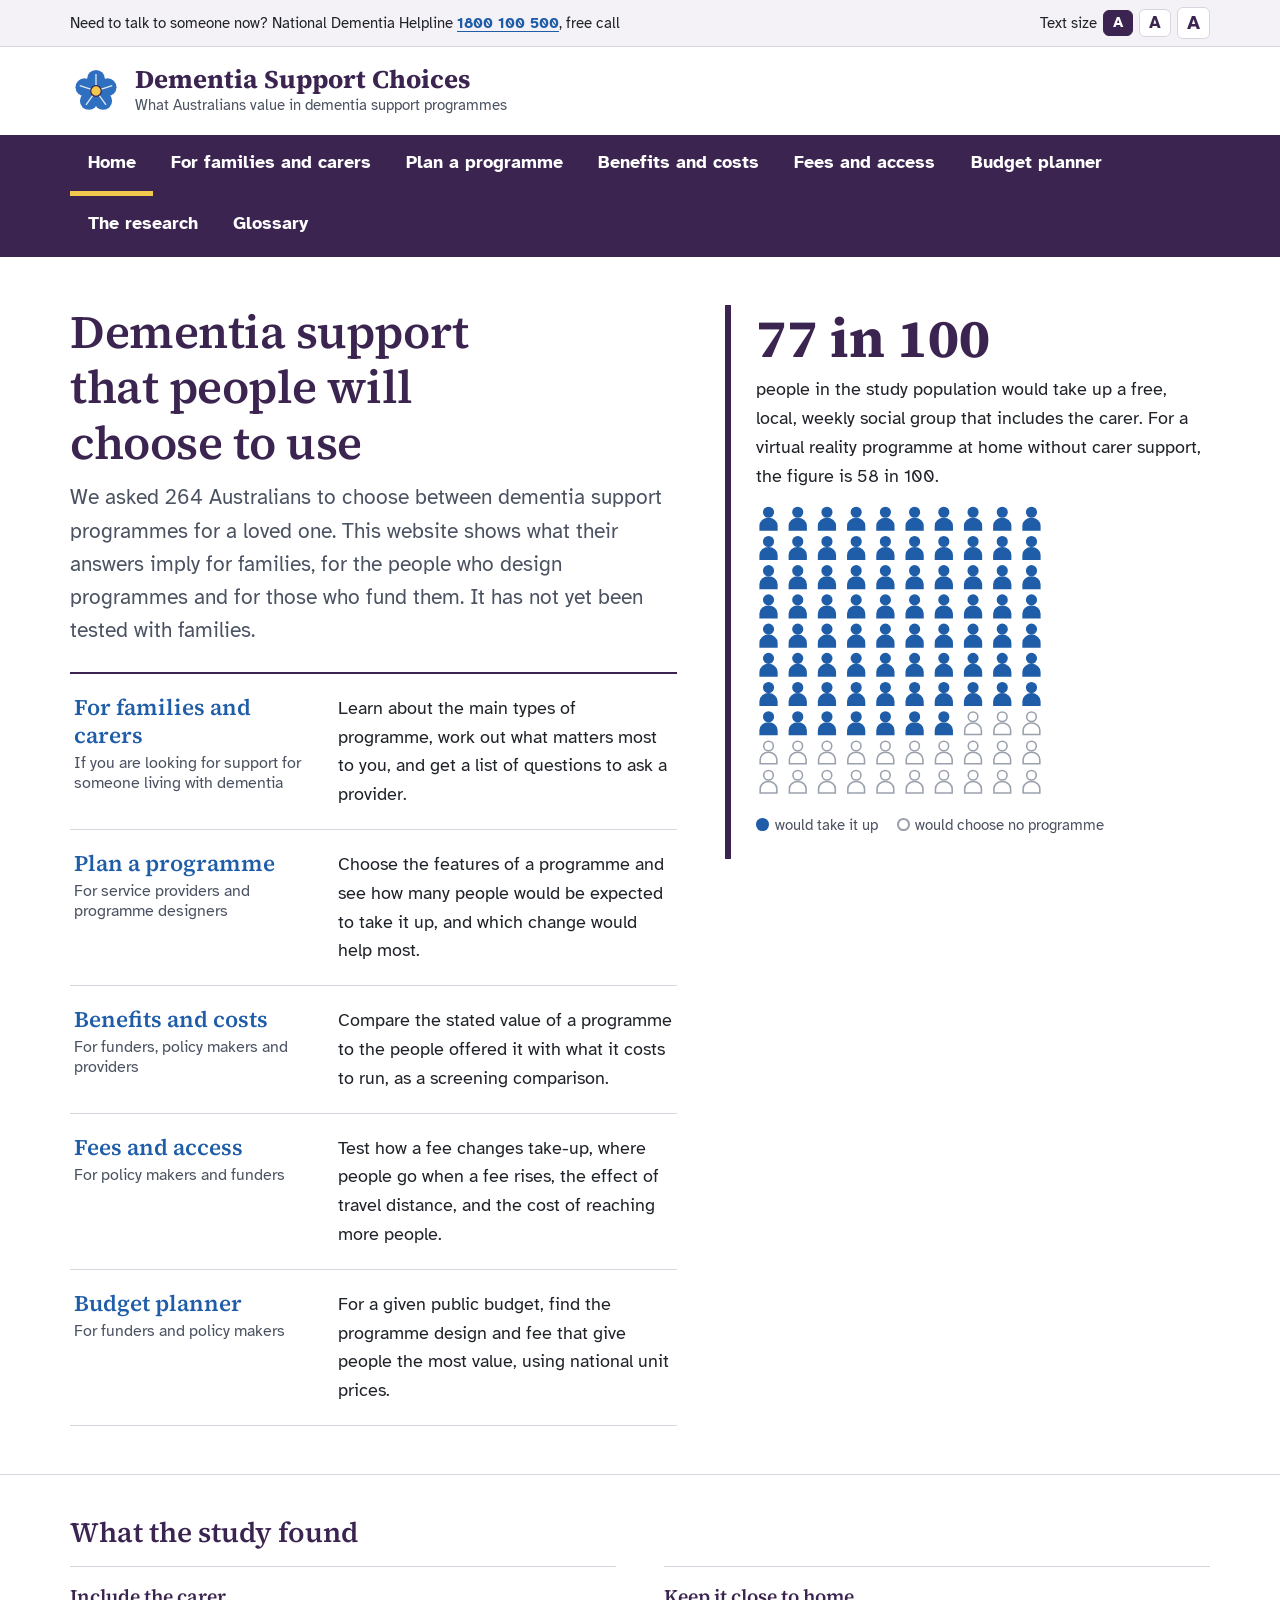
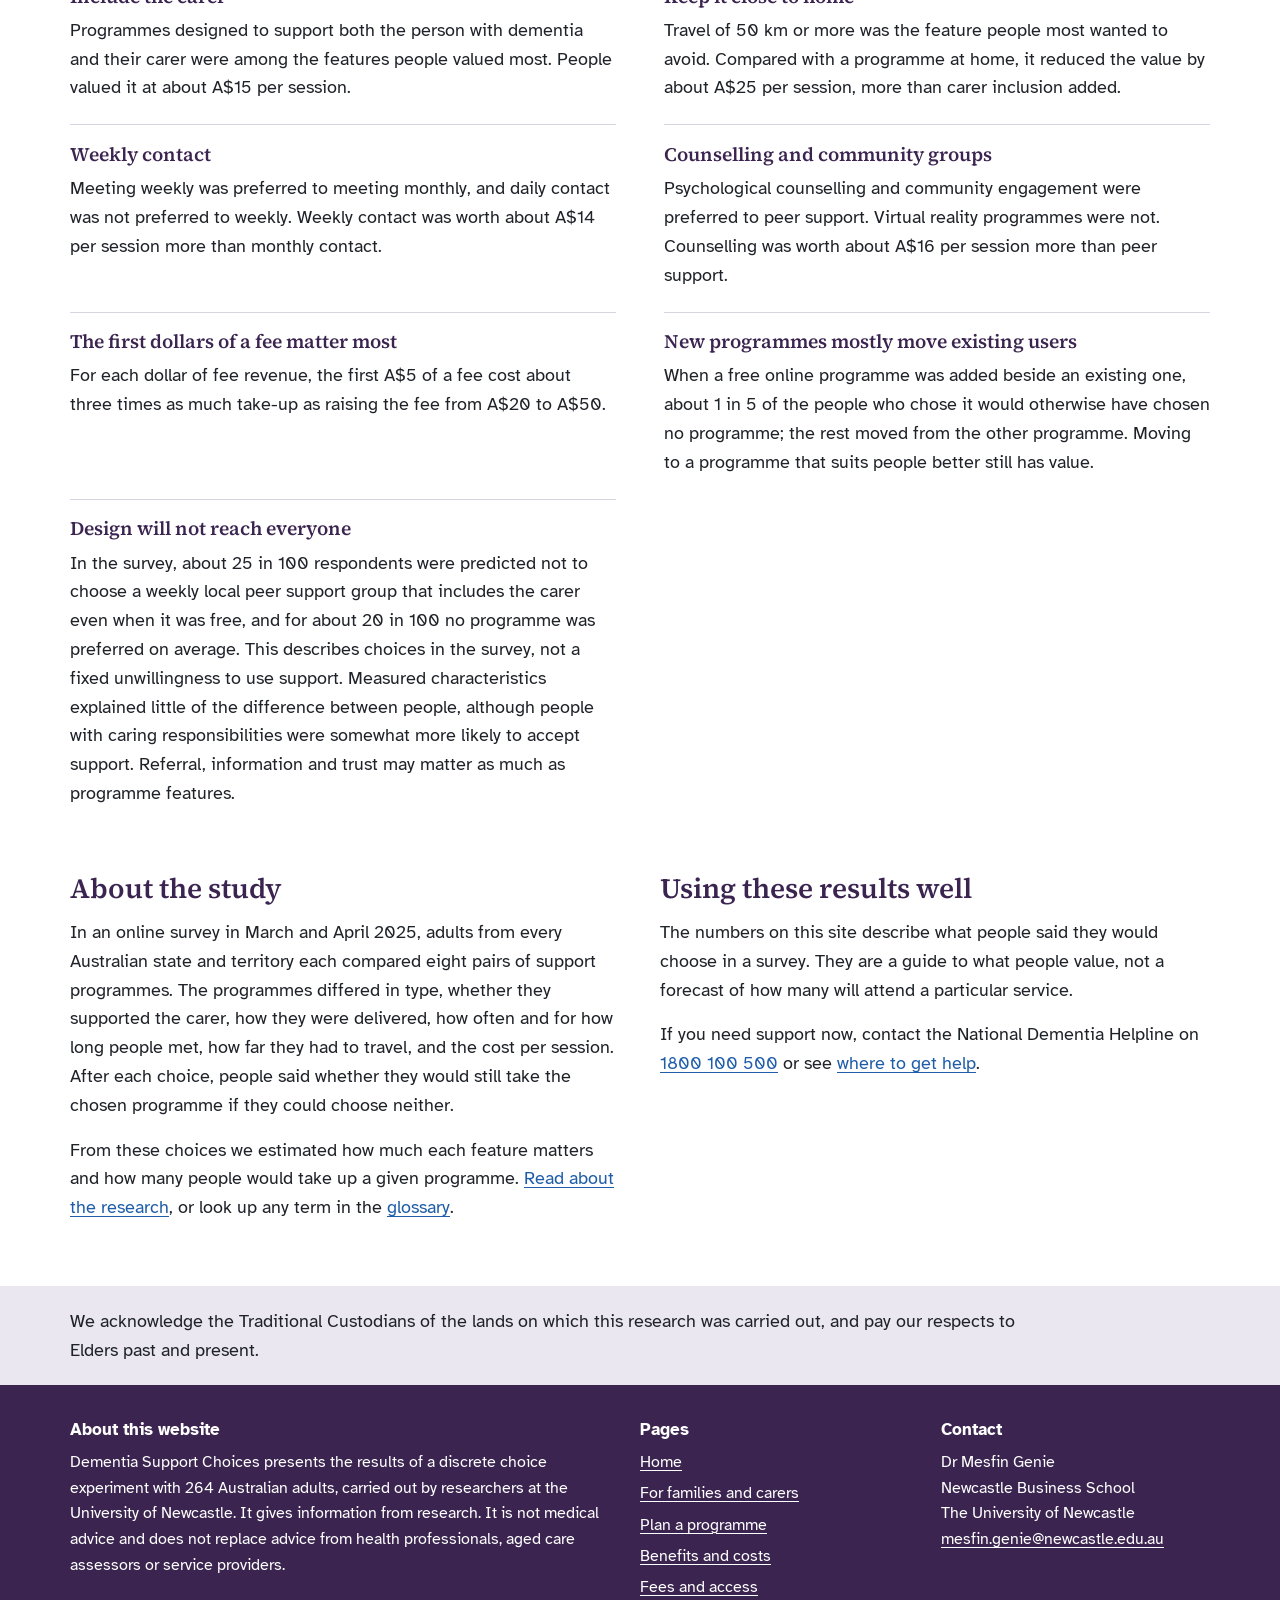
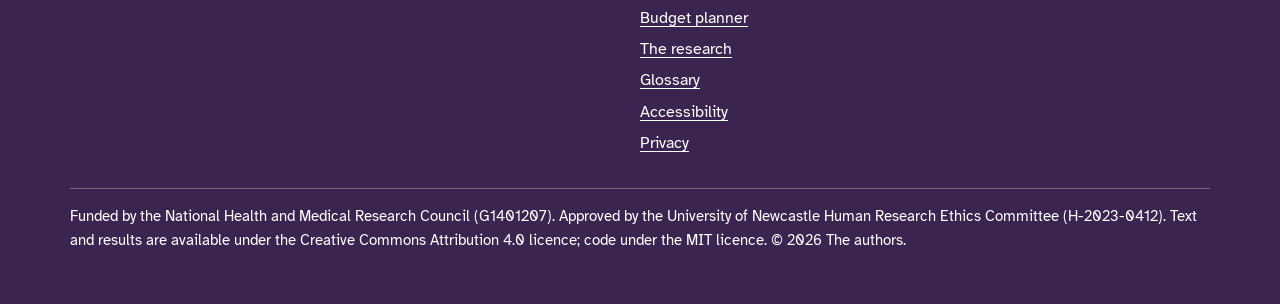
<file: index.html>
<!doctype html>
<html lang="en-AU">
<head>
  <meta charset="utf-8">
  <meta name="viewport" content="width=device-width, initial-scale=1">
  <title>Dementia Support Choices</title>
  <meta name="description" content="Results from an Australian study of what people value in dementia support programmes, with tools for families, service providers and policy makers.">
  <meta name="theme-color" content="#3b2550">
  <meta property="og:title" content="Dementia Support Choices">
  <meta property="og:description" content="Results from an Australian study of what people value in dementia support programmes, with tools for families, service providers and policy makers.">
  <meta property="og:type" content="website">
  <link rel="icon" href="assets/img/favicon.svg" type="image/svg+xml">
  <link rel="preload" href="assets/fonts/atkinson-hyperlegible-latin-400-normal.woff2" as="font" type="font/woff2" crossorigin>
  <link rel="stylesheet" href="assets/css/site.css">
</head>
<body>
  <a class="skip" href="#content">Skip to main content</a>
  <div class="helpbar">
    <div class="wrap">
      <span>Need to talk to someone now? National Dementia Helpline <a href="tel:1800100500">1800 100 500</a>, free call</span>
      <div class="textsize" role="group" aria-label="Text size">
        <span>Text size</span>
        <button type="button" data-size="standard" aria-pressed="true" aria-label="Standard text size">A</button>
        <button type="button" data-size="large" aria-pressed="false" aria-label="Larger text">A</button>
        <button type="button" data-size="largest" aria-pressed="false" aria-label="Largest text">A</button>
      </div>
    </div>
  </div>
  <header class="masthead">
    <div class="wrap">
      <a class="brand" href="index.html">
        <svg xmlns="http://www.w3.org/2000/svg" viewBox="0 0 64 64" aria-hidden="true" focusable="false">
  <g transform="translate(32 32)">
    <g fill="#2f6fbf">
      <circle cx="0" cy="-15" r="11"/>
      <circle cx="14.27" cy="-4.64" r="11"/>
      <circle cx="8.82" cy="12.14" r="11"/>
      <circle cx="-8.82" cy="12.14" r="11"/>
      <circle cx="-14.27" cy="-4.64" r="11"/>
    </g>
    <g stroke="#ffffff" stroke-width="1.6" fill="none" opacity="0.85">
      <path d="M0 -6 L0 -21"/><path d="M5.7 -1.9 L20 -6.5"/><path d="M3.5 4.9 L12.3 17"/><path d="M-3.5 4.9 L-12.3 17"/><path d="M-5.7 -1.9 L-20 -6.5"/>
    </g>
    <circle r="6.5" fill="#f2c94c" stroke="#3b2550" stroke-width="1.5"/>
  </g>
</svg>

        <span><span class="brand-name">Dementia Support Choices</span>
        <span class="brand-sub">What Australians value in dementia support programmes</span></span>
      </a>
    </div>
  </header>
  <nav class="mainnav" aria-label="Main">
    <div class="wrap">
      <ul>
        <li><a href="index.html" aria-current="page">Home</a></li>
        <li><a href="families.html">For families and carers</a></li>
        <li><a href="plan.html">Plan a programme</a></li>
        <li><a href="value.html">Benefits and costs</a></li>
        <li><a href="fees.html">Fees and access</a></li>
        <li><a href="budget.html">Budget planner</a></li>
        <li><a href="research.html">The research</a></li>
        <li><a href="glossary.html">Glossary</a></li>
      </ul>
    </div>
  </nav>
  <main id="content" tabindex="-1">
    <noscript><div class="wrap"><p class="noscript">The calculators on this site need JavaScript. The written information can be read without it.</p></div></noscript>
    <div class="hero">
      <div class="wrap">
        <div>
          <h1>Dementia support that people will choose to use</h1>
          <p class="lead">We asked 264 Australians to choose between dementia support programmes for a loved one. This website shows what their answers imply for families, for the people who design programmes and for those who fund them. It has not yet been tested with families.</p>
          <ul class="paths">
            <li><a href="families.html"><span class="path-title">For families and carers<span class="path-who">If you are looking for support for someone living with dementia</span></span><span>Learn about the main types of programme, work out what matters most to you, and get a list of questions to ask a provider.</span></a></li>
            <li><a href="plan.html"><span class="path-title">Plan a programme<span class="path-who">For service providers and programme designers</span></span><span>Choose the features of a programme and see how many people would be expected to take it up, and which change would help most.</span></a></li>
            <li><a href="value.html"><span class="path-title">Benefits and costs<span class="path-who">For funders, policy makers and providers</span></span><span>Compare the stated value of a programme to the people offered it with what it costs to run, as a screening comparison.</span></a></li>
            <li><a href="fees.html"><span class="path-title">Fees and access<span class="path-who">For policy makers and funders</span></span><span>Test how a fee changes take-up, where people go when a fee rises, the effect of travel distance, and the cost of reaching more people.</span></a></li>
            <li><a href="budget.html"><span class="path-title">Budget planner<span class="path-who">For funders and policy makers</span></span><span>For a given public budget, find the programme design and fee that give people the most value, using national unit prices.</span></a></li>
          </ul>
        </div>
        <div class="hero-figure" aria-live="polite">
          <div class="figure-number" id="hero-number">&nbsp;</div>
          <p id="hero-text">Loading the study results.</p>
          <div id="hero-array"></div>
          <p class="icon-key"><span class="yes">would take it up</span><span class="no">would choose no programme</span></p>
        </div>
      </div>
    </div>
    <div class="wrap">
      <h2>What the study found</h2>
      <div class="findings" id="findings">
        <div class="finding"><h3>Include the carer</h3><p>Programmes designed to support both the person with dementia and their carer were among the features people valued most.</p></div>
        <div class="finding"><h3>Keep it close to home</h3><p>Travel of 50 km or more was the feature people most wanted to avoid.</p></div>
        <div class="finding"><h3>Weekly contact</h3><p>Meeting weekly was preferred to meeting monthly, and daily contact was not preferred to weekly.</p></div>
        <div class="finding"><h3>Counselling and community groups</h3><p>Psychological counselling and community engagement were preferred to peer support. Virtual reality programmes were not.</p></div>
        <div class="finding"><h3>The first dollars of a fee matter most</h3><p>For each dollar of fee revenue, the first A$5 of a fee cost about three times as much take-up as raising the fee from A$20 to A$50.</p></div>
        <div class="finding"><h3>New programmes mostly move existing users</h3><p>When a free online programme was added beside an existing one, about 1 in 5 of the people who chose it would otherwise have chosen no programme; the rest moved from the other programme. Moving to a programme that suits people better still has value.</p></div>
        <div class="finding"><h3>Design will not reach everyone</h3><p>In the survey, about one in four respondents were predicted not to choose a well-liked programme even when it was free. This describes the choices in the survey, not a fixed unwillingness to use support. Measured characteristics explained little of the difference between people, although people with caring responsibilities were somewhat more likely to accept support.</p></div>
      </div>
      <div class="twocol">
        <div class="prose">
          <h2>About the study</h2>
          <p>In an online survey in March and April 2025, adults from every Australian state and territory each compared eight pairs of support programmes. The programmes differed in type, whether they supported the carer, how they were delivered, how often and for how long people met, how far they had to travel, and the cost per session. After each choice, people said whether they would still take the chosen programme if they could choose neither.</p>
          <p>From these choices we estimated how much each feature matters and how many people would take up a given programme. <a href="research.html">Read about the research</a>, or look up any term in the <a href="glossary.html">glossary</a>.</p>
        </div>
        <div class="prose">
          <h2>Using these results well</h2>
          <p>The numbers on this site describe what people said they would choose in a survey. They are a guide to what people value, not a forecast of how many will attend a particular service.</p>
          <p>If you need support now, contact the National Dementia Helpline on <a href="tel:1800100500">1800 100 500</a> or see <a href="families.html#help">where to get help</a>.</p>
        </div>
      </div>
    </div>
  </main>
  <div class="acknowledgement">
    <div class="wrap">
      <p>We acknowledge the Traditional Custodians of the lands on which this research was carried out, and pay our respects to Elders past and present.</p>
    </div>
  </div>
  <footer class="site">
    <div class="wrap">
      <div>
        <h2>About this website</h2>
        <p>Dementia Support Choices presents the results of a discrete choice experiment with 264 Australian adults, carried out by researchers at the University of Newcastle. It gives information from research. It is not medical advice and does not replace advice from health professionals, aged care assessors or service providers.</p>
      </div>
      <div>
        <h2>Pages</h2>
        <ul>
          <li><a href="index.html">Home</a></li>
          <li><a href="families.html">For families and carers</a></li>
          <li><a href="plan.html">Plan a programme</a></li>
          <li><a href="value.html">Benefits and costs</a></li>
          <li><a href="fees.html">Fees and access</a></li>
          <li><a href="budget.html">Budget planner</a></li>
          <li><a href="research.html">The research</a></li>
          <li><a href="glossary.html">Glossary</a></li>
          <li><a href="accessibility.html">Accessibility</a></li>
          <li><a href="privacy.html">Privacy</a></li>
        </ul>
      </div>
      <div>
        <h2>Contact</h2>
        <p>Dr Mesfin Genie<br>Newcastle Business School<br>The University of Newcastle<br><a href="mailto:mesfin.genie@newcastle.edu.au">mesfin.genie@newcastle.edu.au</a></p>
      </div>
      <p class="legal">Funded by the National Health and Medical Research Council (G1401207). Approved by the University of Newcastle Human Research Ethics Committee (H-2023-0412). Text and results are available under the Creative Commons Attribution 4.0 licence; code under the MIT licence. &copy; <span data-year>2026</span> The authors.</p>
    </div>
  </footer>
  <script type="module" src="assets/js/home.js"></script>
</body>
</html>
</file>
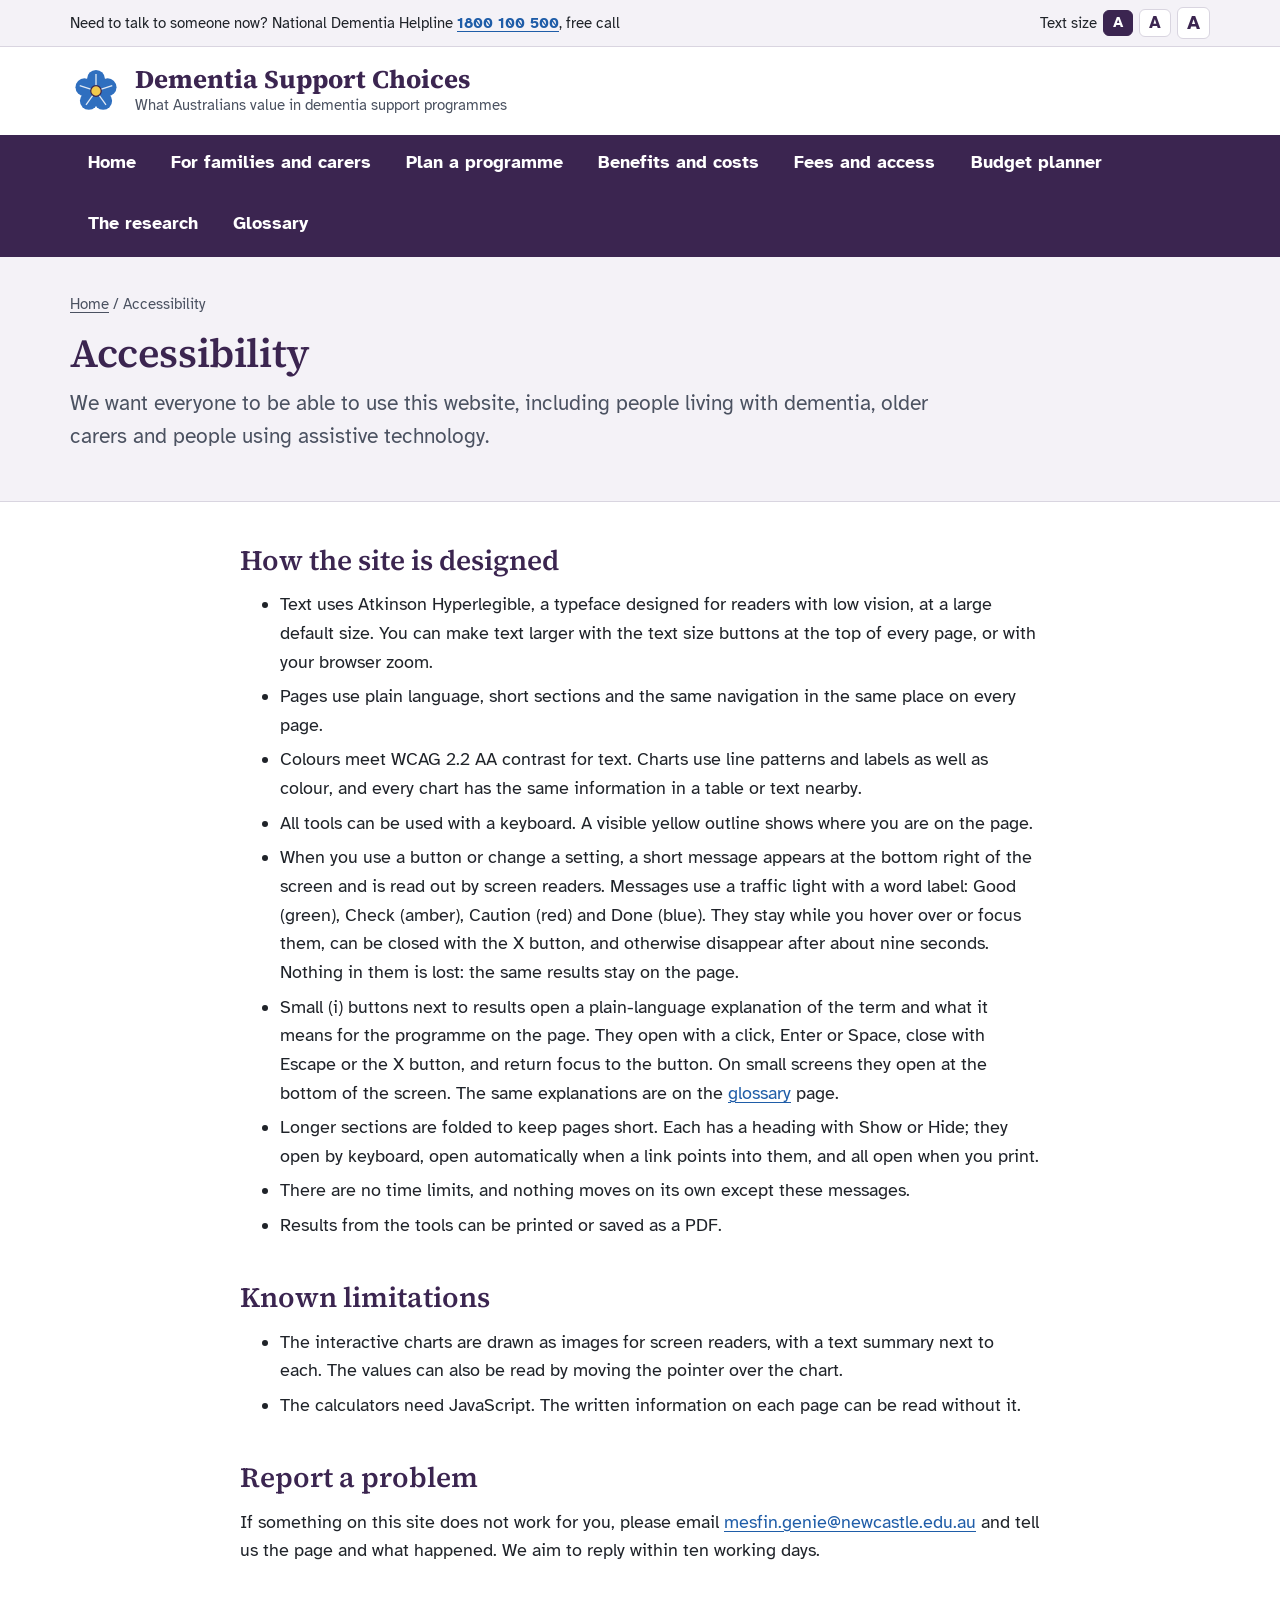
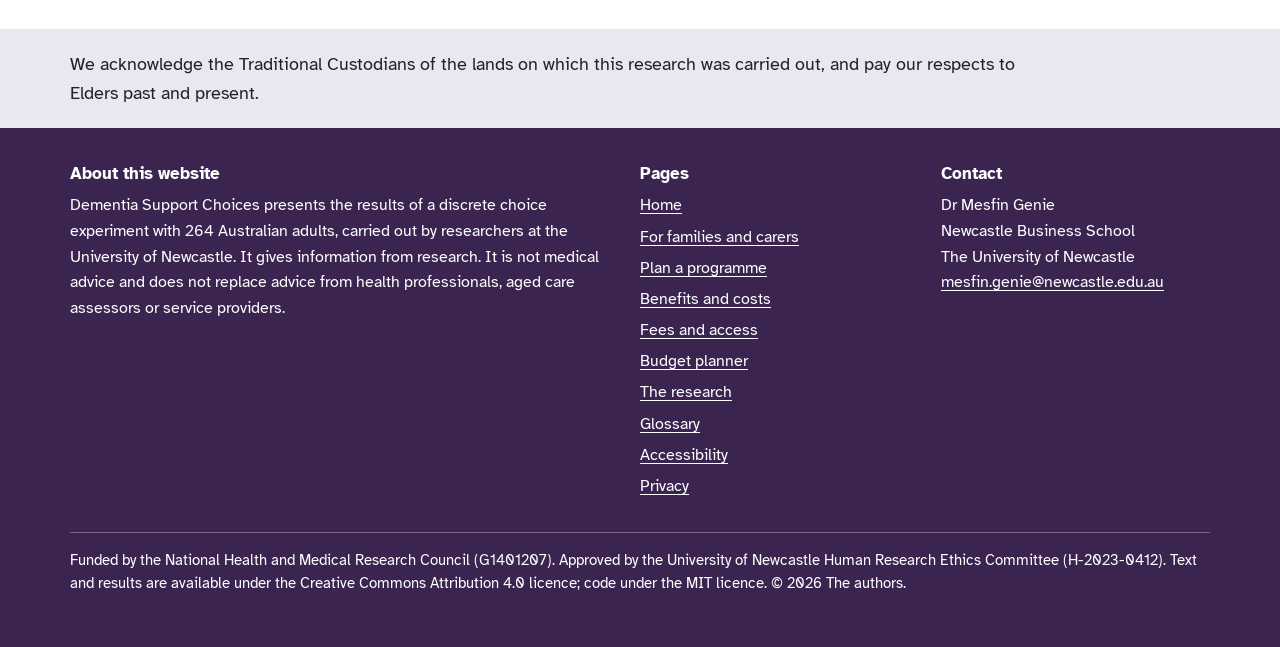
<file: accessibility.html>
<!doctype html>
<html lang="en-AU">
<head>
  <meta charset="utf-8">
  <meta name="viewport" content="width=device-width, initial-scale=1">
  <title>Accessibility | Dementia Support Choices</title>
  <meta name="description" content="How Dementia Support Choices is designed to be accessible, and how to report a problem.">
  <meta name="theme-color" content="#3b2550">
  <meta property="og:title" content="Accessibility | Dementia Support Choices">
  <meta property="og:description" content="How Dementia Support Choices is designed to be accessible, and how to report a problem.">
  <meta property="og:type" content="website">
  <link rel="icon" href="assets/img/favicon.svg" type="image/svg+xml">
  <link rel="preload" href="assets/fonts/atkinson-hyperlegible-latin-400-normal.woff2" as="font" type="font/woff2" crossorigin>
  <link rel="stylesheet" href="assets/css/site.css">
</head>
<body>
  <a class="skip" href="#content">Skip to main content</a>
  <div class="helpbar">
    <div class="wrap">
      <span>Need to talk to someone now? National Dementia Helpline <a href="tel:1800100500">1800 100 500</a>, free call</span>
      <div class="textsize" role="group" aria-label="Text size">
        <span>Text size</span>
        <button type="button" data-size="standard" aria-pressed="true" aria-label="Standard text size">A</button>
        <button type="button" data-size="large" aria-pressed="false" aria-label="Larger text">A</button>
        <button type="button" data-size="largest" aria-pressed="false" aria-label="Largest text">A</button>
      </div>
    </div>
  </div>
  <header class="masthead">
    <div class="wrap">
      <a class="brand" href="index.html">
        <svg xmlns="http://www.w3.org/2000/svg" viewBox="0 0 64 64" aria-hidden="true" focusable="false">
  <g transform="translate(32 32)">
    <g fill="#2f6fbf">
      <circle cx="0" cy="-15" r="11"/>
      <circle cx="14.27" cy="-4.64" r="11"/>
      <circle cx="8.82" cy="12.14" r="11"/>
      <circle cx="-8.82" cy="12.14" r="11"/>
      <circle cx="-14.27" cy="-4.64" r="11"/>
    </g>
    <g stroke="#ffffff" stroke-width="1.6" fill="none" opacity="0.85">
      <path d="M0 -6 L0 -21"/><path d="M5.7 -1.9 L20 -6.5"/><path d="M3.5 4.9 L12.3 17"/><path d="M-3.5 4.9 L-12.3 17"/><path d="M-5.7 -1.9 L-20 -6.5"/>
    </g>
    <circle r="6.5" fill="#f2c94c" stroke="#3b2550" stroke-width="1.5"/>
  </g>
</svg>

        <span><span class="brand-name">Dementia Support Choices</span>
        <span class="brand-sub">What Australians value in dementia support programmes</span></span>
      </a>
    </div>
  </header>
  <nav class="mainnav" aria-label="Main">
    <div class="wrap">
      <ul>
        <li><a href="index.html">Home</a></li>
        <li><a href="families.html">For families and carers</a></li>
        <li><a href="plan.html">Plan a programme</a></li>
        <li><a href="value.html">Benefits and costs</a></li>
        <li><a href="fees.html">Fees and access</a></li>
        <li><a href="budget.html">Budget planner</a></li>
        <li><a href="research.html">The research</a></li>
        <li><a href="glossary.html">Glossary</a></li>
      </ul>
    </div>
  </nav>
  <main id="content" tabindex="-1">
    <noscript><div class="wrap"><p class="noscript">The calculators on this site need JavaScript. The written information can be read without it.</p></div></noscript>
    <div class="pagehead">
      <div class="wrap">
        <nav class="crumbs" aria-label="Breadcrumb"><a href="index.html">Home</a> / <span aria-current="page">Accessibility</span></nav>
<h1>Accessibility</h1>
        <p class="lead">We want everyone to be able to use this website, including people living with dementia, older carers and people using assistive technology.</p>
      </div>
    </div>
    <div class="wrap prose">
      <h2>How the site is designed</h2>
      <ul>
        <li>Text uses Atkinson Hyperlegible, a typeface designed for readers with low vision, at a large default size. You can make text larger with the text size buttons at the top of every page, or with your browser zoom.</li>
        <li>Pages use plain language, short sections and the same navigation in the same place on every page.</li>
        <li>Colours meet WCAG 2.2 AA contrast for text. Charts use line patterns and labels as well as colour, and every chart has the same information in a table or text nearby.</li>
        <li>All tools can be used with a keyboard. A visible yellow outline shows where you are on the page.</li>
        <li>When you use a button or change a setting, a short message appears at the bottom right of the screen and is read out by screen readers. Messages use a traffic light with a word label: Good (green), Check (amber), Caution (red) and Done (blue). They stay while you hover over or focus them, can be closed with the X button, and otherwise disappear after about nine seconds. Nothing in them is lost: the same results stay on the page.</li>
        <li>Small (i) buttons next to results open a plain-language explanation of the term and what it means for the programme on the page. They open with a click, Enter or Space, close with Escape or the X button, and return focus to the button. On small screens they open at the bottom of the screen. The same explanations are on the <a href="glossary.html">glossary</a> page.</li>
        <li>Longer sections are folded to keep pages short. Each has a heading with Show or Hide; they open by keyboard, open automatically when a link points into them, and all open when you print.</li>
        <li>There are no time limits, and nothing moves on its own except these messages.</li>
        <li>Results from the tools can be printed or saved as a PDF.</li>
      </ul>
      <h2>Known limitations</h2>
      <ul>
        <li>The interactive charts are drawn as images for screen readers, with a text summary next to each. The values can also be read by moving the pointer over the chart.</li>
        <li>The calculators need JavaScript. The written information on each page can be read without it.</li>
      </ul>
      <h2>Report a problem</h2>
      <p>If something on this site does not work for you, please email <a href="mailto:mesfin.genie@newcastle.edu.au">mesfin.genie@newcastle.edu.au</a> and tell us the page and what happened. We aim to reply within ten working days.</p>
    </div>
  </main>
  <div class="acknowledgement">
    <div class="wrap">
      <p>We acknowledge the Traditional Custodians of the lands on which this research was carried out, and pay our respects to Elders past and present.</p>
    </div>
  </div>
  <footer class="site">
    <div class="wrap">
      <div>
        <h2>About this website</h2>
        <p>Dementia Support Choices presents the results of a discrete choice experiment with 264 Australian adults, carried out by researchers at the University of Newcastle. It gives information from research. It is not medical advice and does not replace advice from health professionals, aged care assessors or service providers.</p>
      </div>
      <div>
        <h2>Pages</h2>
        <ul>
          <li><a href="index.html">Home</a></li>
          <li><a href="families.html">For families and carers</a></li>
          <li><a href="plan.html">Plan a programme</a></li>
          <li><a href="value.html">Benefits and costs</a></li>
          <li><a href="fees.html">Fees and access</a></li>
          <li><a href="budget.html">Budget planner</a></li>
          <li><a href="research.html">The research</a></li>
          <li><a href="glossary.html">Glossary</a></li>
          <li><a href="accessibility.html">Accessibility</a></li>
          <li><a href="privacy.html">Privacy</a></li>
        </ul>
      </div>
      <div>
        <h2>Contact</h2>
        <p>Dr Mesfin Genie<br>Newcastle Business School<br>The University of Newcastle<br><a href="mailto:mesfin.genie@newcastle.edu.au">mesfin.genie@newcastle.edu.au</a></p>
      </div>
      <p class="legal">Funded by the National Health and Medical Research Council (G1401207). Approved by the University of Newcastle Human Research Ethics Committee (H-2023-0412). Text and results are available under the Creative Commons Attribution 4.0 licence; code under the MIT licence. &copy; <span data-year>2026</span> The authors.</p>
    </div>
  </footer>
  <script type="module">import { boot } from "./assets/js/common.js"; boot();</script>
</body>
</html>
</file>
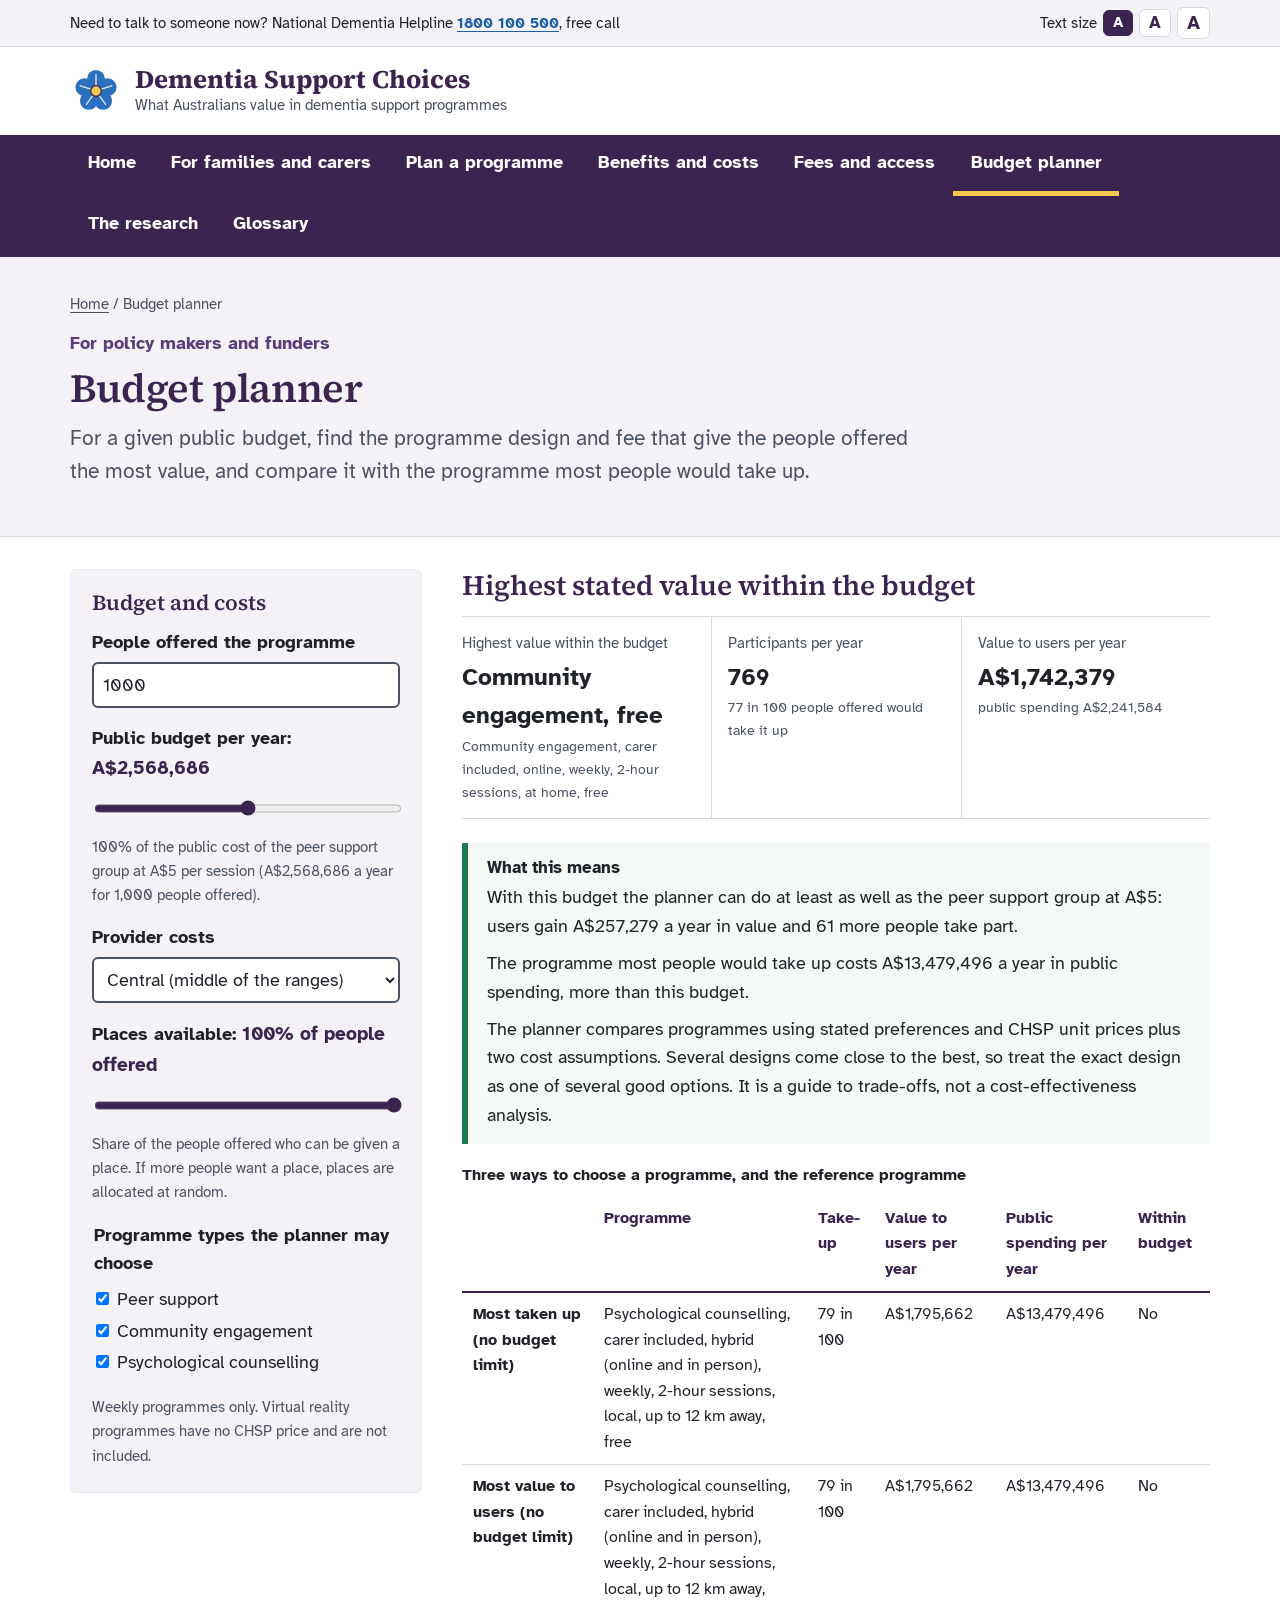
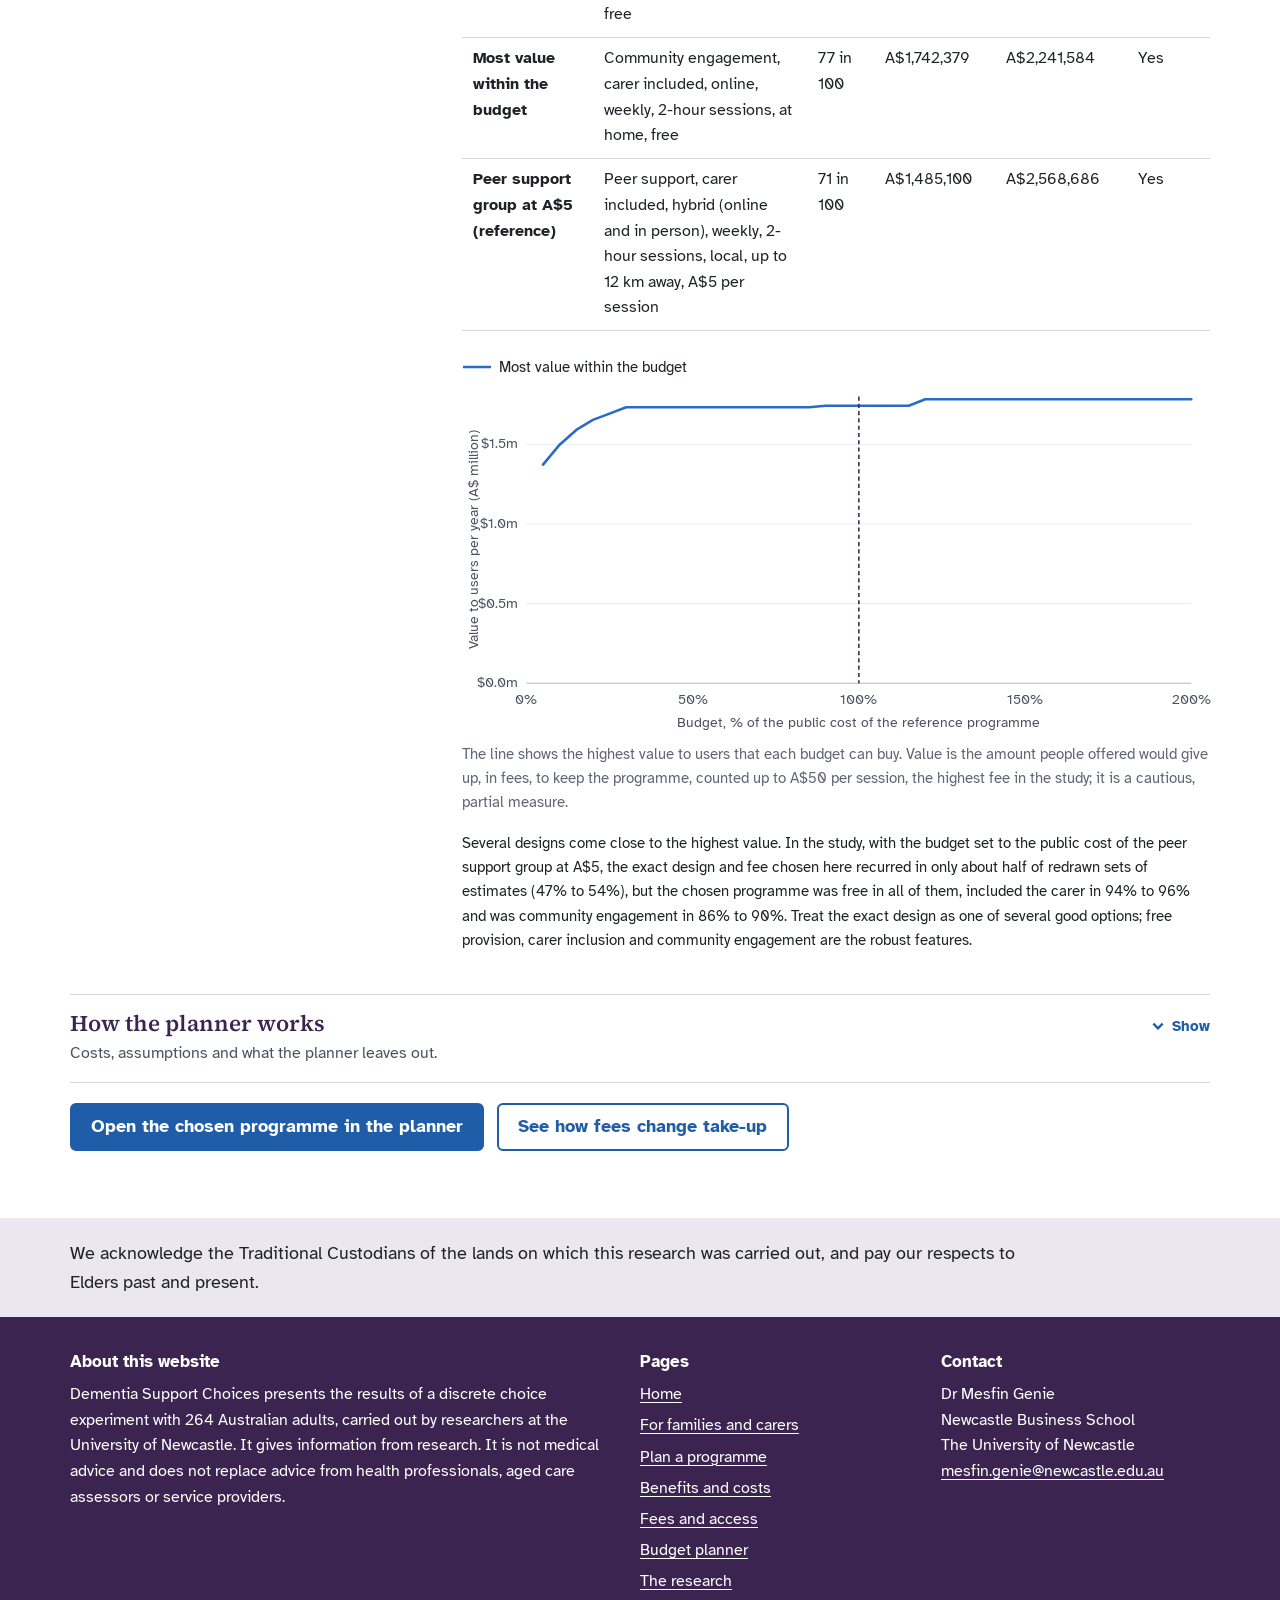
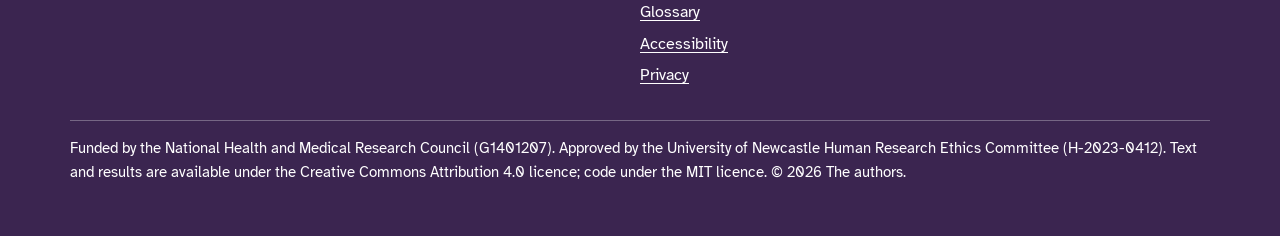
<file: budget.html>
<!doctype html>
<html lang="en-AU">
<head>
  <meta charset="utf-8">
  <meta name="viewport" content="width=device-width, initial-scale=1">
  <title>Budget planner | Dementia Support Choices</title>
  <meta name="description" content="Choose the dementia support programme and fee that give users the most value within a public budget, using CHSP unit prices and the study estimates.">
  <meta name="theme-color" content="#3b2550">
  <meta property="og:title" content="Budget planner | Dementia Support Choices">
  <meta property="og:description" content="Choose the dementia support programme and fee that give users the most value within a public budget, using CHSP unit prices and the study estimates.">
  <meta property="og:type" content="website">
  <link rel="icon" href="assets/img/favicon.svg" type="image/svg+xml">
  <link rel="preload" href="assets/fonts/atkinson-hyperlegible-latin-400-normal.woff2" as="font" type="font/woff2" crossorigin>
  <link rel="stylesheet" href="assets/css/site.css">
</head>
<body>
  <a class="skip" href="#content">Skip to main content</a>
  <div class="helpbar">
    <div class="wrap">
      <span>Need to talk to someone now? National Dementia Helpline <a href="tel:1800100500">1800 100 500</a>, free call</span>
      <div class="textsize" role="group" aria-label="Text size">
        <span>Text size</span>
        <button type="button" data-size="standard" aria-pressed="true" aria-label="Standard text size">A</button>
        <button type="button" data-size="large" aria-pressed="false" aria-label="Larger text">A</button>
        <button type="button" data-size="largest" aria-pressed="false" aria-label="Largest text">A</button>
      </div>
    </div>
  </div>
  <header class="masthead">
    <div class="wrap">
      <a class="brand" href="index.html">
        <svg xmlns="http://www.w3.org/2000/svg" viewBox="0 0 64 64" aria-hidden="true" focusable="false">
  <g transform="translate(32 32)">
    <g fill="#2f6fbf">
      <circle cx="0" cy="-15" r="11"/>
      <circle cx="14.27" cy="-4.64" r="11"/>
      <circle cx="8.82" cy="12.14" r="11"/>
      <circle cx="-8.82" cy="12.14" r="11"/>
      <circle cx="-14.27" cy="-4.64" r="11"/>
    </g>
    <g stroke="#ffffff" stroke-width="1.6" fill="none" opacity="0.85">
      <path d="M0 -6 L0 -21"/><path d="M5.7 -1.9 L20 -6.5"/><path d="M3.5 4.9 L12.3 17"/><path d="M-3.5 4.9 L-12.3 17"/><path d="M-5.7 -1.9 L-20 -6.5"/>
    </g>
    <circle r="6.5" fill="#f2c94c" stroke="#3b2550" stroke-width="1.5"/>
  </g>
</svg>

        <span><span class="brand-name">Dementia Support Choices</span>
        <span class="brand-sub">What Australians value in dementia support programmes</span></span>
      </a>
    </div>
  </header>
  <nav class="mainnav" aria-label="Main">
    <div class="wrap">
      <ul>
        <li><a href="index.html">Home</a></li>
        <li><a href="families.html">For families and carers</a></li>
        <li><a href="plan.html">Plan a programme</a></li>
        <li><a href="value.html">Benefits and costs</a></li>
        <li><a href="fees.html">Fees and access</a></li>
        <li><a href="budget.html" aria-current="page">Budget planner</a></li>
        <li><a href="research.html">The research</a></li>
        <li><a href="glossary.html">Glossary</a></li>
      </ul>
    </div>
  </nav>
  <main id="content" tabindex="-1">
    <noscript><div class="wrap"><p class="noscript">The calculators on this site need JavaScript. The written information can be read without it.</p></div></noscript>
    <div class="pagehead">
      <div class="wrap">
        <nav class="crumbs" aria-label="Breadcrumb"><a href="index.html">Home</a> / <span aria-current="page">Budget planner</span></nav>
<span class="audience">For policy makers and funders</span>
<h1>Budget planner</h1>
        <p class="lead">For a given public budget, find the programme design and fee that give the people offered the most value, and compare it with the programme most people would take up.</p>
      </div>
    </div>
    <div class="wrap">
      <section id="budget">
        <div class="tool">
          <div class="panel controls">
            <h2 style="margin-top:0">Budget and costs</h2>
            <div class="field">
              <label for="b-offered">People offered the programme</label>
              <input type="number" id="b-offered" min="100" max="100000" step="100" value="1000">
            </div>
            <div class="field">
              <label for="b-budget">Public budget per year: <span class="pricevalue" id="b-budget-out"></span></label>
              <input type="range" id="b-budget" min="0" max="200" step="1" value="100">
              <span class="hint" id="b-budget-hint"></span>
            </div>
            <div class="field">
              <label for="b-scen">Provider costs</label>
              <select id="b-scen">
                <option value="low">Low (bottom of the CHSP price ranges)</option>
                <option value="central" selected>Central (middle of the ranges)</option>
                <option value="high">High (top of the ranges)</option>
                <option value="funded">CHSP funding per unit delivered, 2024-25</option>
              </select>
            </div>
            <div class="field">
              <label for="b-cap">Places available: <span class="pricevalue" id="b-cap-out"></span></label>
              <input type="range" id="b-cap" min="20" max="100" step="5" value="100">
              <span class="hint">Share of the people offered who can be given a place. If more people want a place, places are allocated at random.</span>
            </div>
            <fieldset class="field">
              <legend>Programme types the planner may choose</legend>
              <label><input type="checkbox" name="b-type" value="peer" checked> Peer support</label>
              <label><input type="checkbox" name="b-type" value="community" checked> Community engagement</label>
              <label><input type="checkbox" name="b-type" value="counselling" checked> Psychological counselling</label>
            </fieldset>
            <p class="hint">Weekly programmes only. Virtual reality programmes have no CHSP price and are not included.</p>
          </div>
          <div aria-live="polite">
            <h2 style="margin-top:0">Highest stated value within the budget</h2>
            <dl class="stats" id="b-stats" style="margin-top:0.6rem"></dl>
            <div id="b-meaning"></div>
            <div class="table-scroll" id="b-table"></div>
            <div id="b-chart"></div>
            <p class="small muted">The line shows the highest value to users that each budget can buy. Value is the amount people offered would give up, in fees, to keep the programme, counted up to A$50 per session, the highest fee in the study; it is a cautious, partial measure.</p>
            <p class="small">Several designs come close to the highest value. In the study, with the budget set to the public cost of the peer support group at A$5, the exact design and fee chosen here recurred in only about half of redrawn sets of estimates (47% to 54%), but the chosen programme was free in all of them, included the carer in 94% to 96% and was community engagement in 86% to 90%. Treat the exact design as one of several good options; free provision, carer inclusion and community engagement are the robust features.</p>
          </div>
        </div>
      </section>
      <div class="folds">
      <details class="fold" id="b-method">
        <summary><h2>How the planner works</h2><span class="fold-hint">Costs, assumptions and what the planner leaves out.</span></summary>
        <div class="fold-body prose">
          <p>For every weekly programme design allowed in the study and every fee from A$0 to A$50, the planner predicts the share of people offered who would take the programme (the mixed logit with a piecewise fee effect) and the value to them. Public spending is the number of participants times the provider cost less the fee. The planner picks the design and fee with the most value within the budget. Fees are payments from users to the provider: they reduce public spending and are already subtracted from users' value, so they are not counted twice.</p>
          <p>Provider costs come from the national unit price ranges of the Commonwealth Home Support Programme for 2025 to 2026: group social support for peer support and community engagement (per client-hour), specialised support services for counselling (per hour) and transport for programmes 50 km or more away (one return trip per in-person session, half that for hybrid). Two parts are assumptions: including the carer adds 25%, 50% or 100% of the base cost, and online delivery costs 60%, 75% or 100% of in-person delivery (low, central and high).</p>
          <p>This is an illustration from a stated preference survey, not a cost-effectiveness analysis. National unit prices and grant expenditure are funding benchmarks, not the cost of serving an extra participant, and yearly figures assume that people who accept attend every weekly session. The planner chooses one standardised programme, not a mix of services. It does not count health effects, benefits to carers beyond the person deciding, waiting lists or the cost of raising public funds.</p>
        </div>
      </details>
      </div>
      <p class="btnrow"><a class="btn" id="to-plan" href="plan.html">Open the chosen programme in the planner</a> <a class="btn secondary" href="fees.html">See how fees change take-up</a></p>
    </div>
  </main>
  <div class="acknowledgement">
    <div class="wrap">
      <p>We acknowledge the Traditional Custodians of the lands on which this research was carried out, and pay our respects to Elders past and present.</p>
    </div>
  </div>
  <footer class="site">
    <div class="wrap">
      <div>
        <h2>About this website</h2>
        <p>Dementia Support Choices presents the results of a discrete choice experiment with 264 Australian adults, carried out by researchers at the University of Newcastle. It gives information from research. It is not medical advice and does not replace advice from health professionals, aged care assessors or service providers.</p>
      </div>
      <div>
        <h2>Pages</h2>
        <ul>
          <li><a href="index.html">Home</a></li>
          <li><a href="families.html">For families and carers</a></li>
          <li><a href="plan.html">Plan a programme</a></li>
          <li><a href="value.html">Benefits and costs</a></li>
          <li><a href="fees.html">Fees and access</a></li>
          <li><a href="budget.html">Budget planner</a></li>
          <li><a href="research.html">The research</a></li>
          <li><a href="glossary.html">Glossary</a></li>
          <li><a href="accessibility.html">Accessibility</a></li>
          <li><a href="privacy.html">Privacy</a></li>
        </ul>
      </div>
      <div>
        <h2>Contact</h2>
        <p>Dr Mesfin Genie<br>Newcastle Business School<br>The University of Newcastle<br><a href="mailto:mesfin.genie@newcastle.edu.au">mesfin.genie@newcastle.edu.au</a></p>
      </div>
      <p class="legal">Funded by the National Health and Medical Research Council (G1401207). Approved by the University of Newcastle Human Research Ethics Committee (H-2023-0412). Text and results are available under the Creative Commons Attribution 4.0 licence; code under the MIT licence. &copy; <span data-year>2026</span> The authors.</p>
    </div>
  </footer>
  <script type="module" src="assets/js/budget.js"></script>
</body>
</html>
</file>
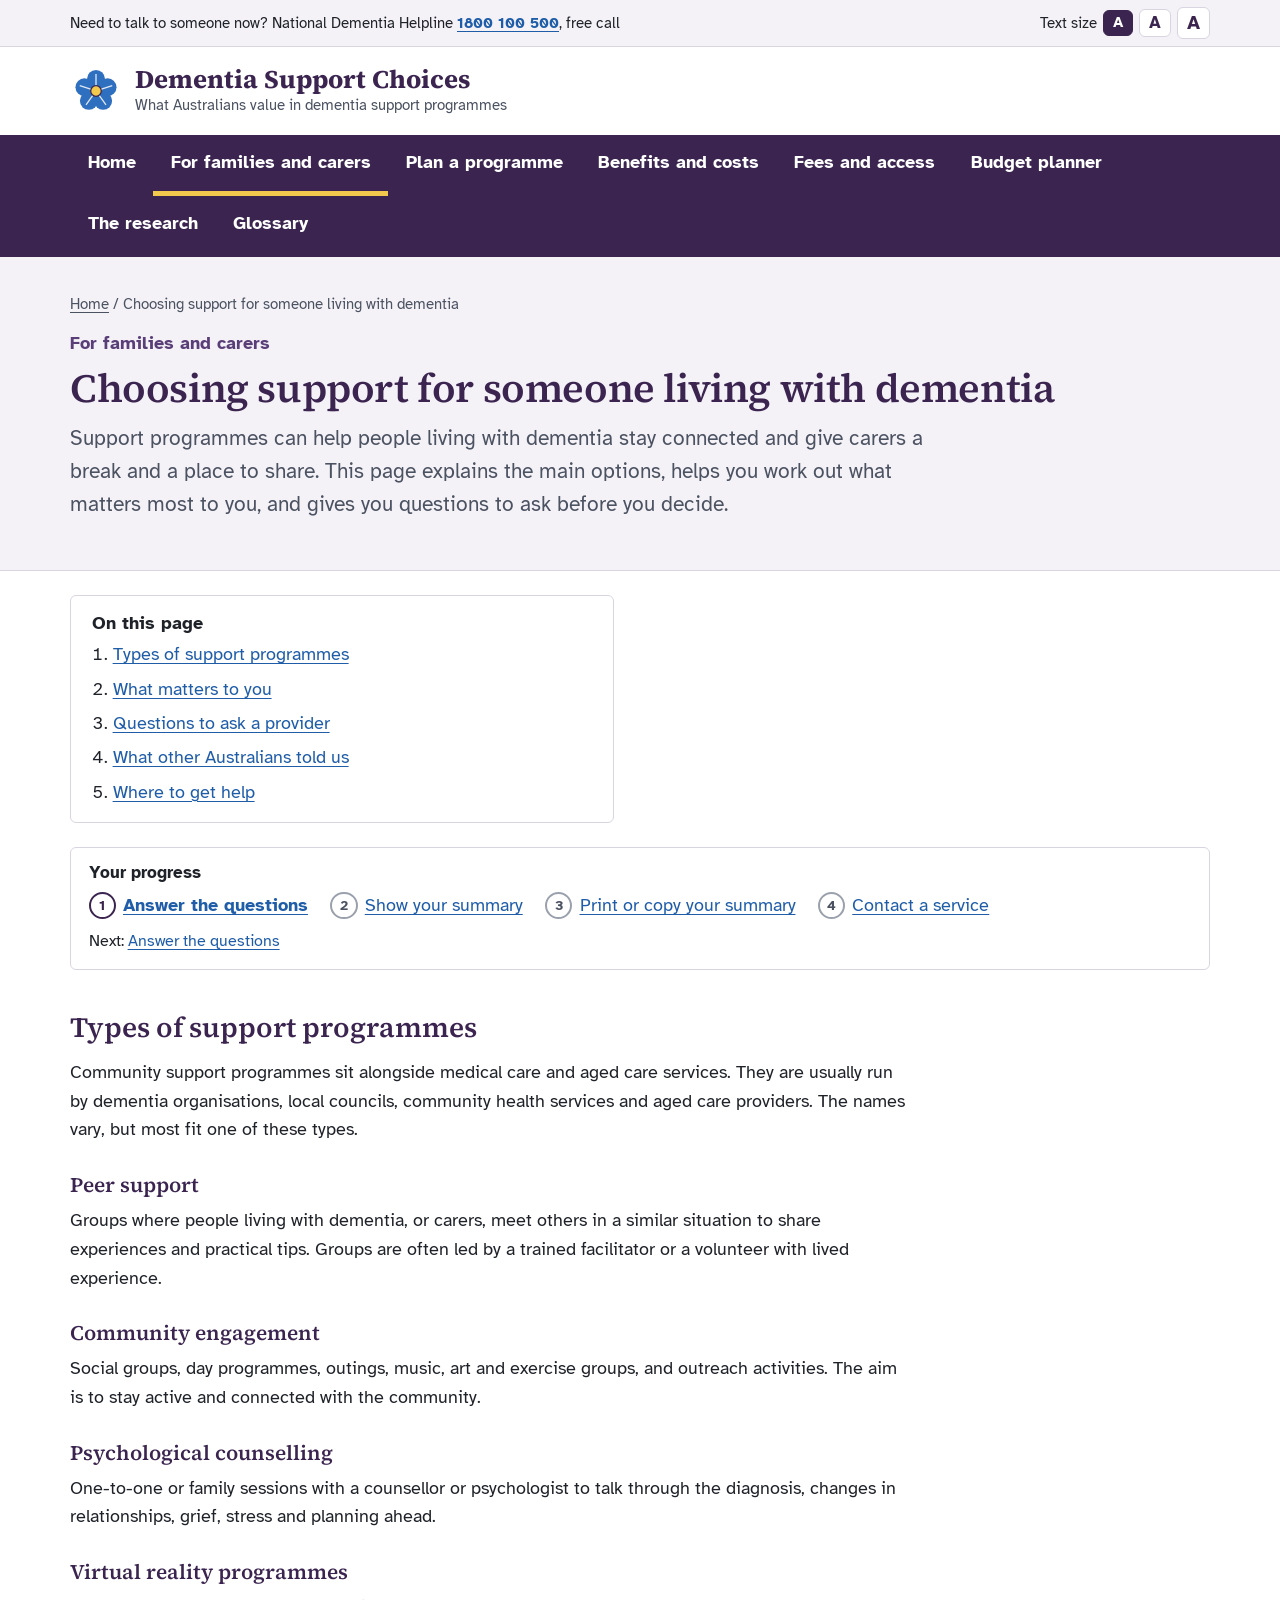
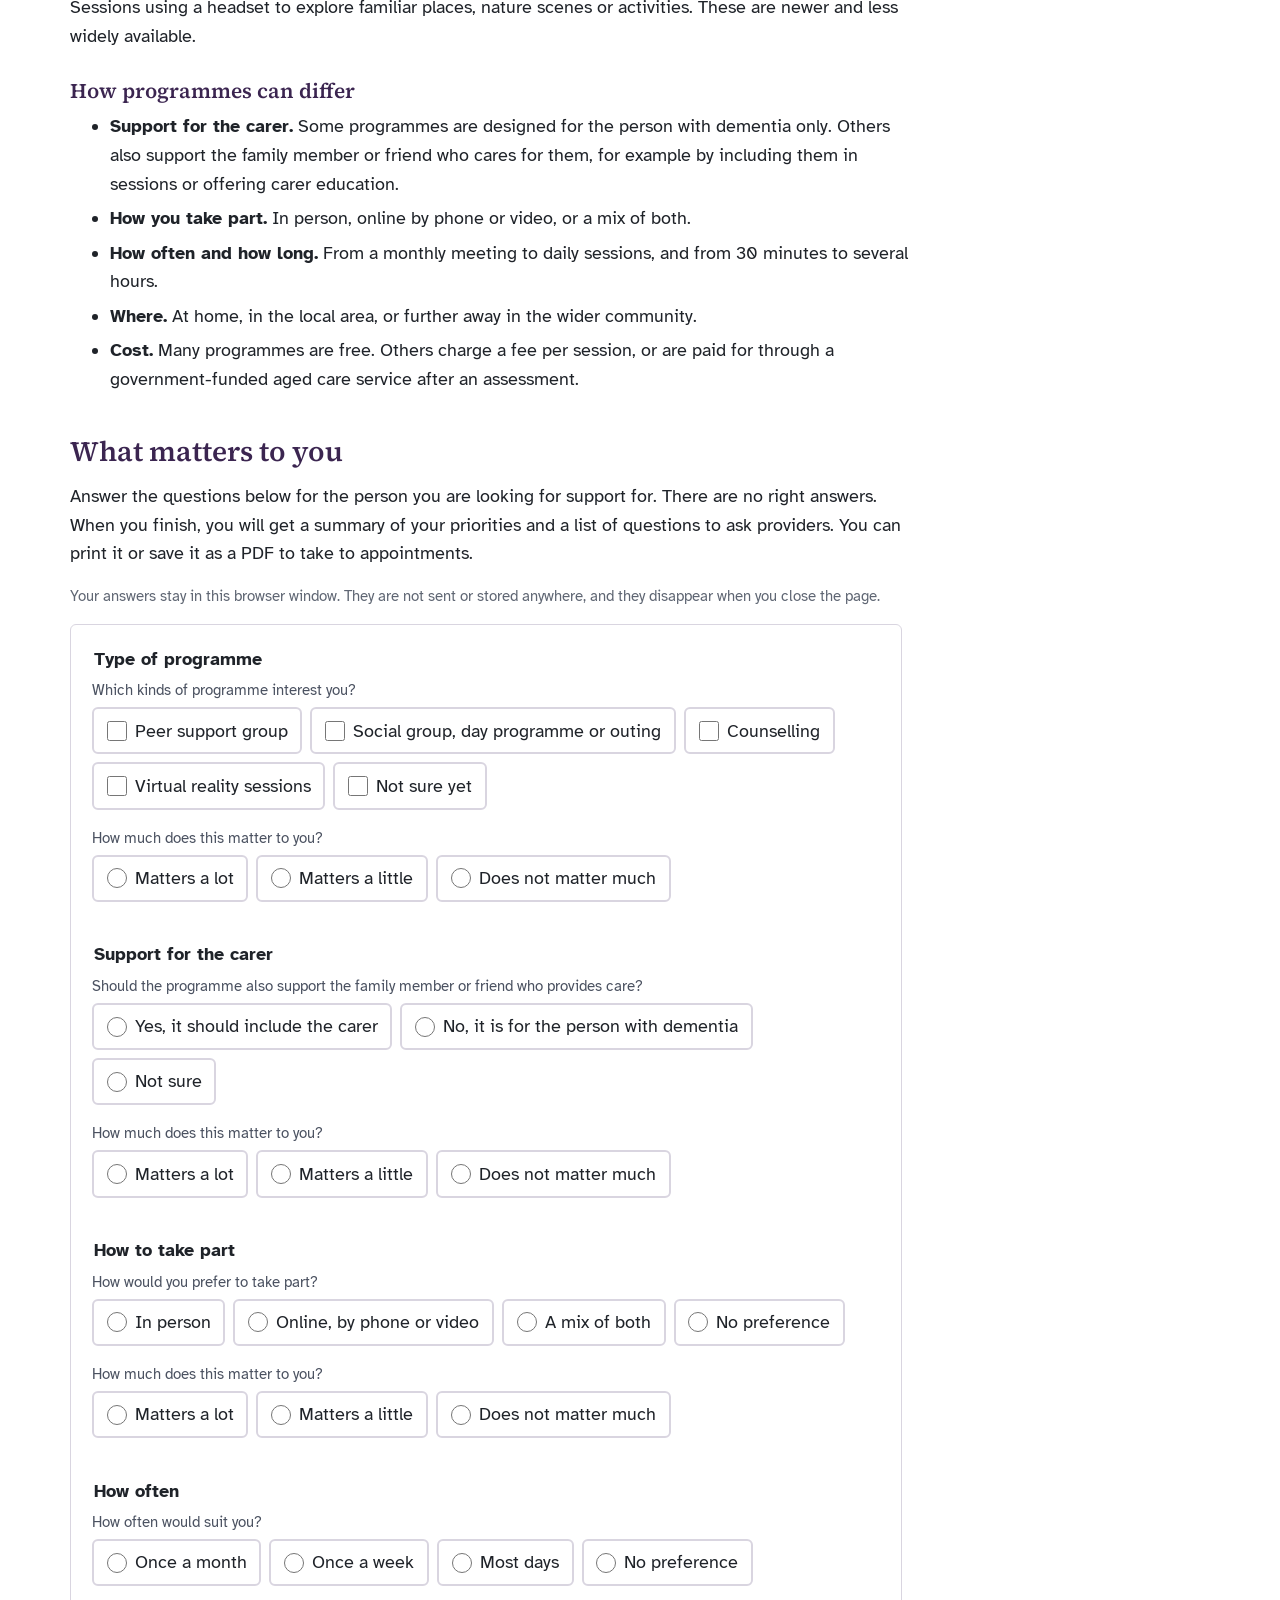
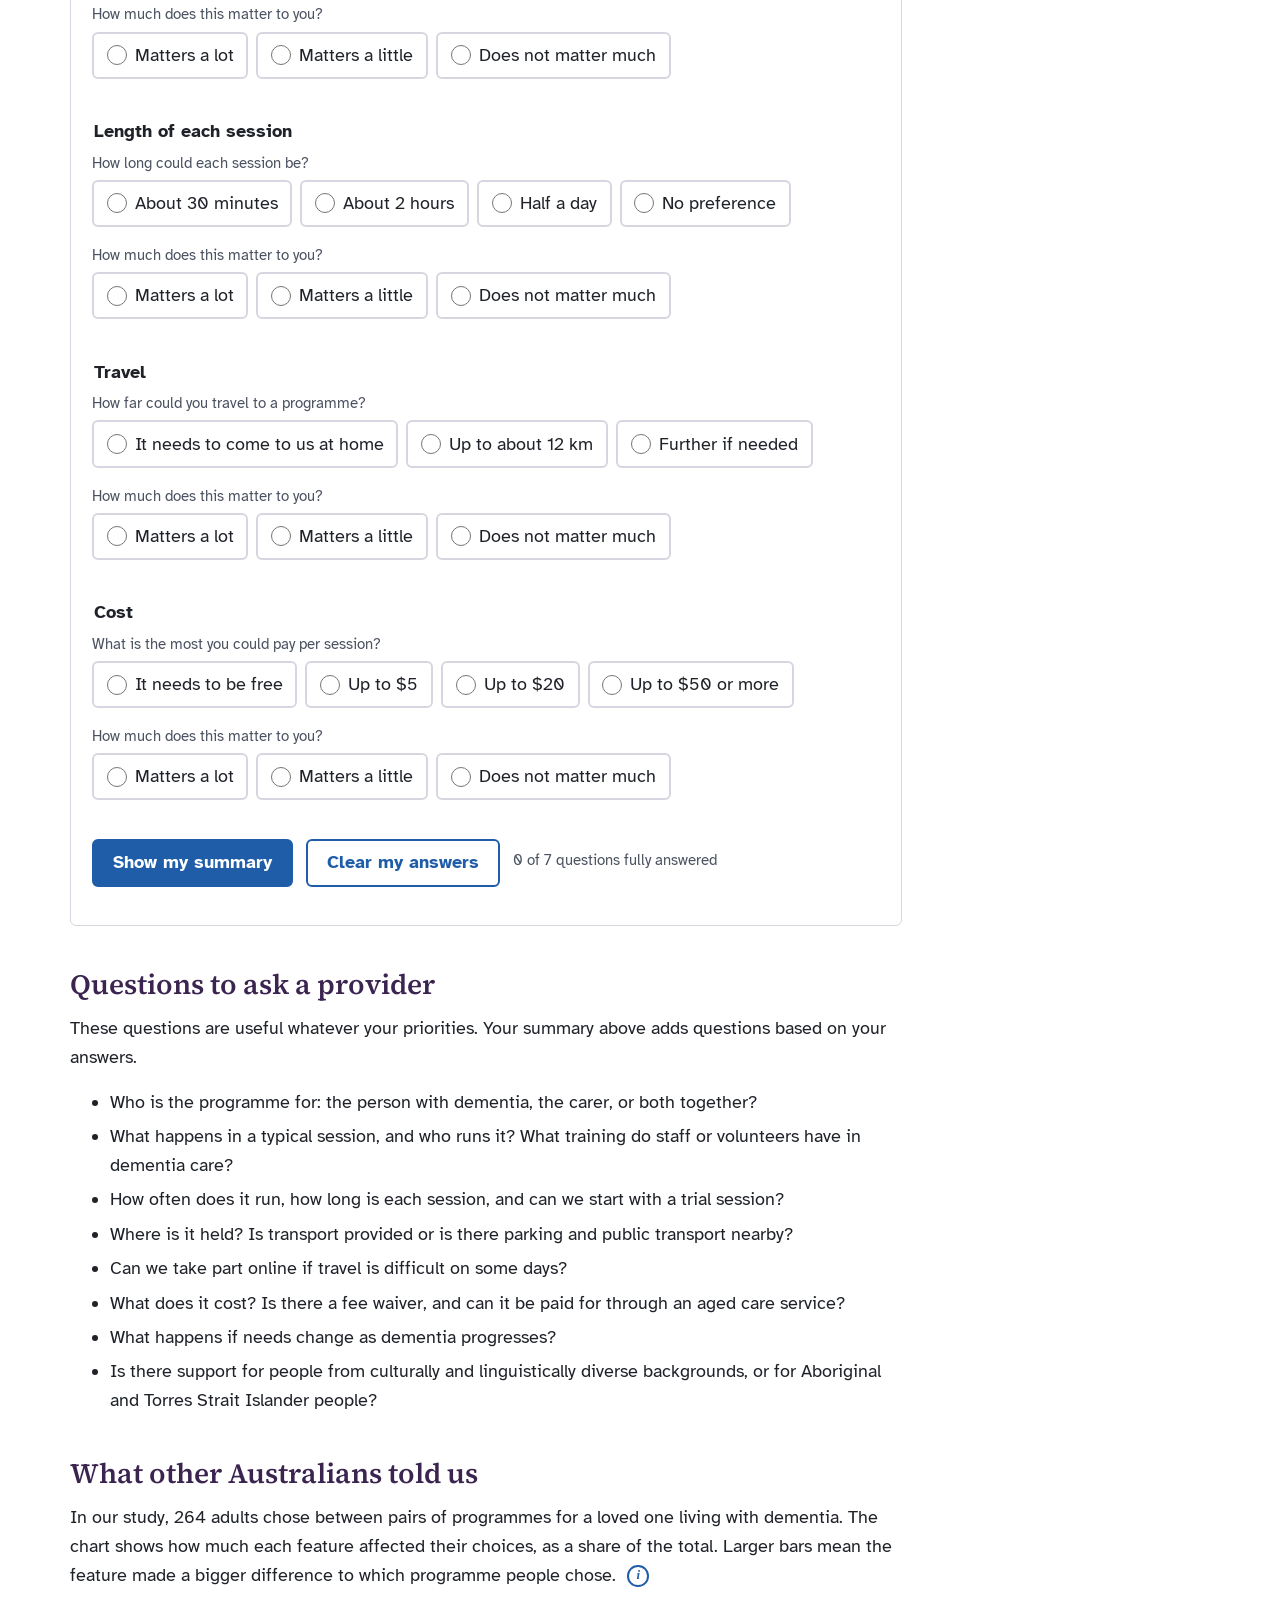
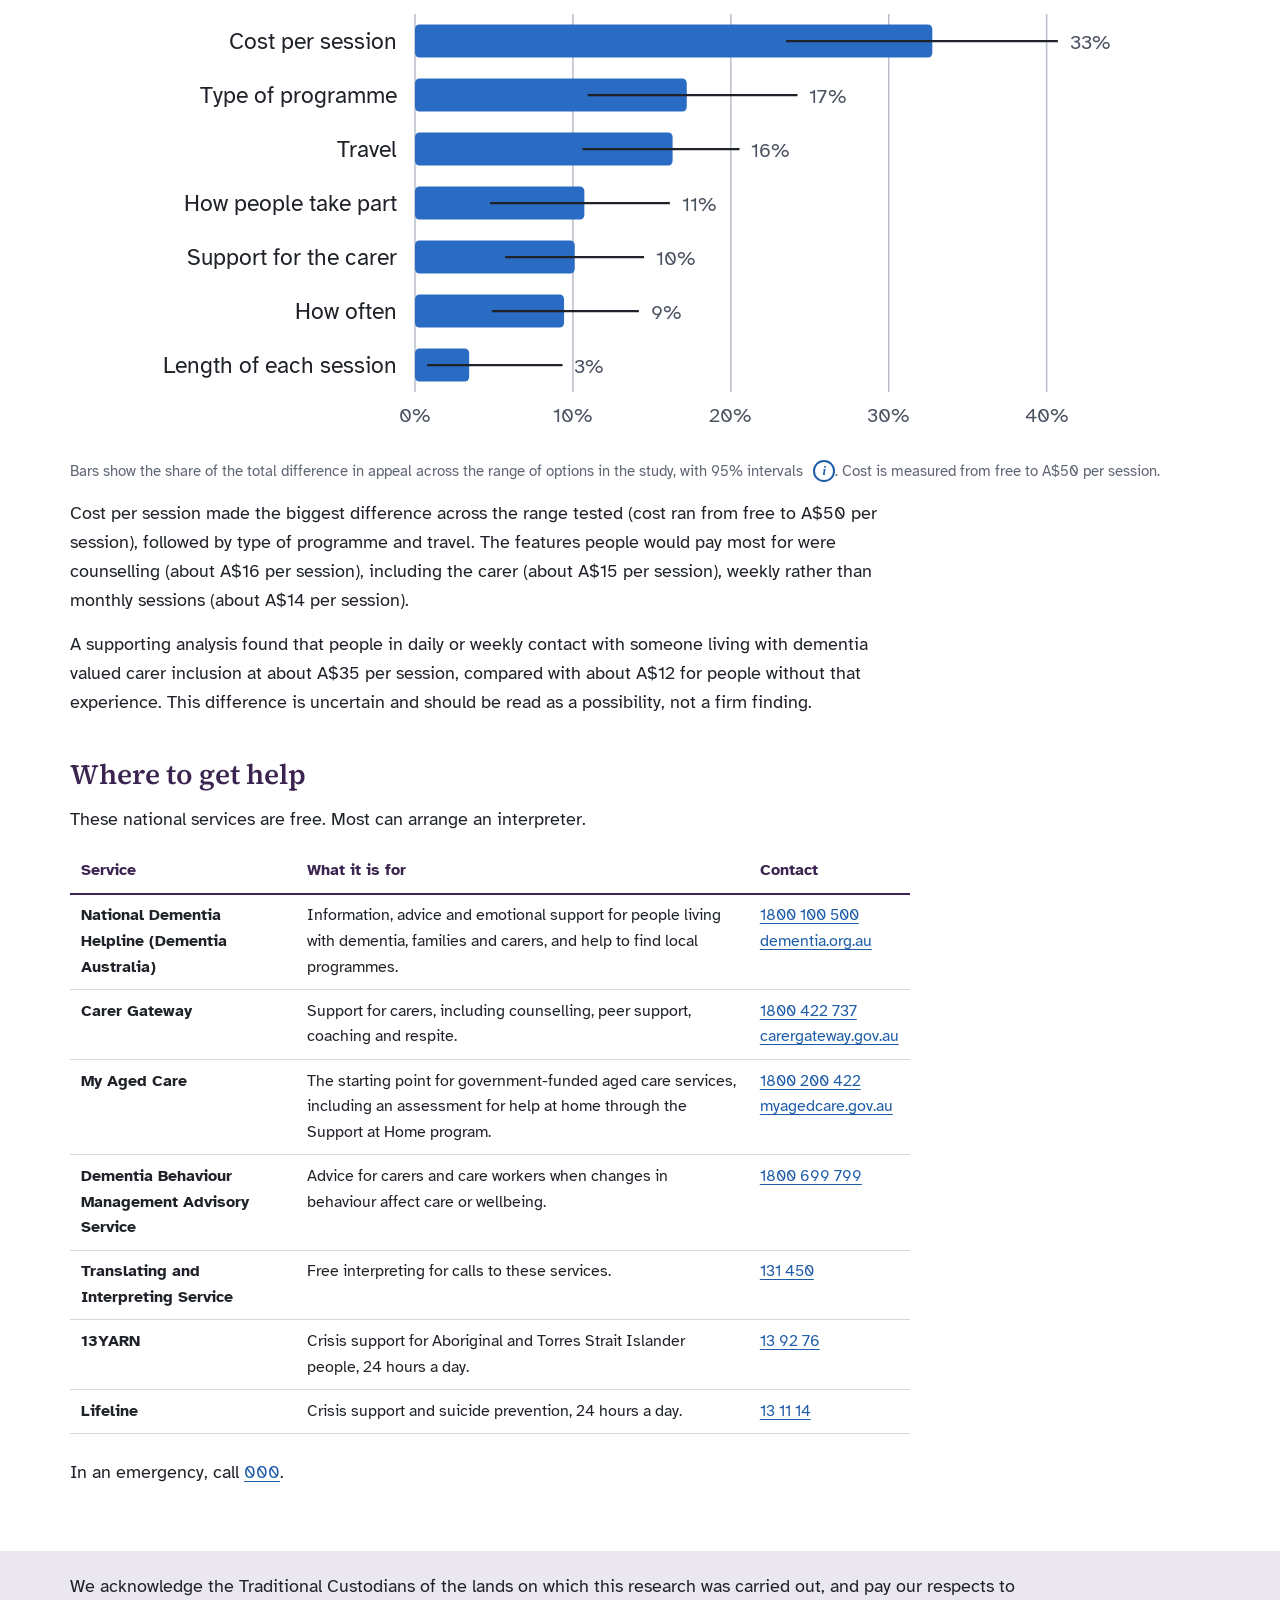
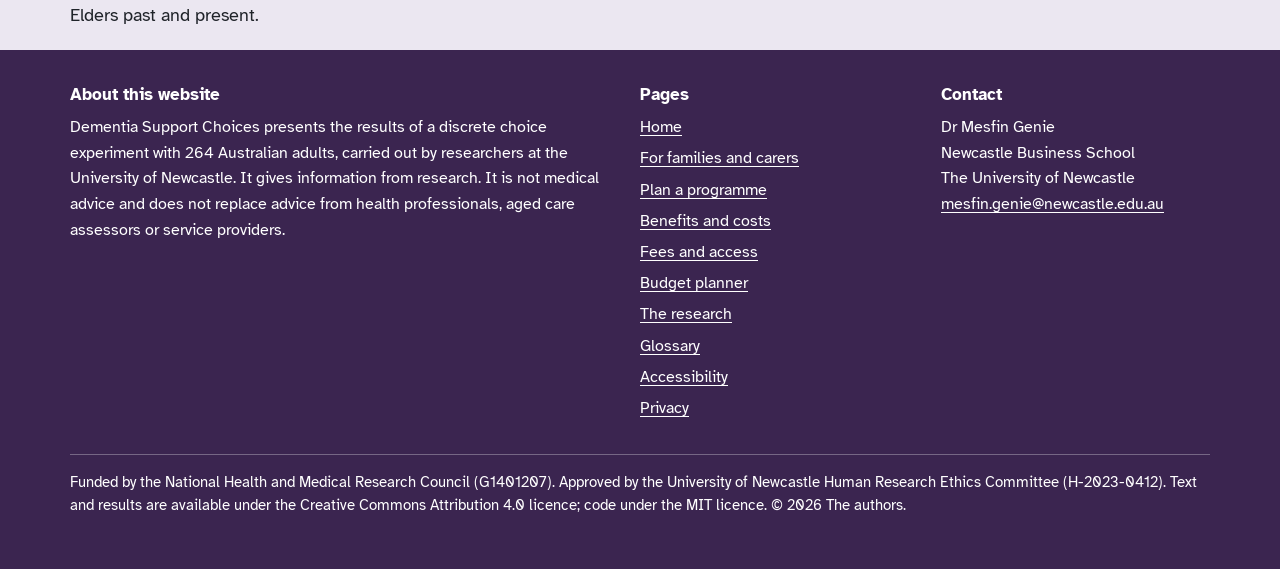
<file: families.html>
<!doctype html>
<html lang="en-AU">
<head>
  <meta charset="utf-8">
  <meta name="viewport" content="width=device-width, initial-scale=1">
  <title>For families and carers | Dementia Support Choices</title>
  <meta name="description" content="Information for families and carers choosing a dementia support programme, with a short exercise to work out what matters most and questions to ask a provider.">
  <meta name="theme-color" content="#3b2550">
  <meta property="og:title" content="For families and carers | Dementia Support Choices">
  <meta property="og:description" content="Information for families and carers choosing a dementia support programme, with a short exercise to work out what matters most and questions to ask a provider.">
  <meta property="og:type" content="website">
  <link rel="icon" href="assets/img/favicon.svg" type="image/svg+xml">
  <link rel="preload" href="assets/fonts/atkinson-hyperlegible-latin-400-normal.woff2" as="font" type="font/woff2" crossorigin>
  <link rel="stylesheet" href="assets/css/site.css">
</head>
<body>
  <a class="skip" href="#content">Skip to main content</a>
  <div class="helpbar">
    <div class="wrap">
      <span>Need to talk to someone now? National Dementia Helpline <a href="tel:1800100500">1800 100 500</a>, free call</span>
      <div class="textsize" role="group" aria-label="Text size">
        <span>Text size</span>
        <button type="button" data-size="standard" aria-pressed="true" aria-label="Standard text size">A</button>
        <button type="button" data-size="large" aria-pressed="false" aria-label="Larger text">A</button>
        <button type="button" data-size="largest" aria-pressed="false" aria-label="Largest text">A</button>
      </div>
    </div>
  </div>
  <header class="masthead">
    <div class="wrap">
      <a class="brand" href="index.html">
        <svg xmlns="http://www.w3.org/2000/svg" viewBox="0 0 64 64" aria-hidden="true" focusable="false">
  <g transform="translate(32 32)">
    <g fill="#2f6fbf">
      <circle cx="0" cy="-15" r="11"/>
      <circle cx="14.27" cy="-4.64" r="11"/>
      <circle cx="8.82" cy="12.14" r="11"/>
      <circle cx="-8.82" cy="12.14" r="11"/>
      <circle cx="-14.27" cy="-4.64" r="11"/>
    </g>
    <g stroke="#ffffff" stroke-width="1.6" fill="none" opacity="0.85">
      <path d="M0 -6 L0 -21"/><path d="M5.7 -1.9 L20 -6.5"/><path d="M3.5 4.9 L12.3 17"/><path d="M-3.5 4.9 L-12.3 17"/><path d="M-5.7 -1.9 L-20 -6.5"/>
    </g>
    <circle r="6.5" fill="#f2c94c" stroke="#3b2550" stroke-width="1.5"/>
  </g>
</svg>

        <span><span class="brand-name">Dementia Support Choices</span>
        <span class="brand-sub">What Australians value in dementia support programmes</span></span>
      </a>
    </div>
  </header>
  <nav class="mainnav" aria-label="Main">
    <div class="wrap">
      <ul>
        <li><a href="index.html">Home</a></li>
        <li><a href="families.html" aria-current="page">For families and carers</a></li>
        <li><a href="plan.html">Plan a programme</a></li>
        <li><a href="value.html">Benefits and costs</a></li>
        <li><a href="fees.html">Fees and access</a></li>
        <li><a href="budget.html">Budget planner</a></li>
        <li><a href="research.html">The research</a></li>
        <li><a href="glossary.html">Glossary</a></li>
      </ul>
    </div>
  </nav>
  <main id="content" tabindex="-1">
    <noscript><div class="wrap"><p class="noscript">The calculators on this site need JavaScript. The written information can be read without it.</p></div></noscript>
    <div class="pagehead">
      <div class="wrap">
        <nav class="crumbs" aria-label="Breadcrumb"><a href="index.html">Home</a> / <span aria-current="page">Choosing support for someone living with dementia</span></nav>
<span class="audience">For families and carers</span>
<h1>Choosing support for someone living with dementia</h1>
        <p class="lead">Support programmes can help people living with dementia stay connected and give carers a break and a place to share. This page explains the main options, helps you work out what matters most to you, and gives you questions to ask before you decide.</p>
      </div>
    </div>
    <div class="wrap">
      <nav class="toc" aria-label="On this page">
        <h2>On this page</h2>
        <ol>
          <li><a href="#types">Types of support programmes</a></li>
          <li><a href="#matters">What matters to you</a></li>
          <li><a href="#questions">Questions to ask a provider</a></li>
          <li><a href="#others">What other Australians told us</a></li>
          <li><a href="#help">Where to get help</a></li>
        </ol>
      </nav>
      <div class="progress" id="progress"></div>

      <section id="types" class="prose">
        <h2>Types of support programmes</h2>
        <p>Community support programmes sit alongside medical care and aged care services. They are usually run by dementia organisations, local councils, community health services and aged care providers. The names vary, but most fit one of these types.</p>
        <h3>Peer support</h3>
        <p>Groups where people living with dementia, or carers, meet others in a similar situation to share experiences and practical tips. Groups are often led by a trained facilitator or a volunteer with lived experience.</p>
        <h3>Community engagement</h3>
        <p>Social groups, day programmes, outings, music, art and exercise groups, and outreach activities. The aim is to stay active and connected with the community.</p>
        <h3>Psychological counselling</h3>
        <p>One-to-one or family sessions with a counsellor or psychologist to talk through the diagnosis, changes in relationships, grief, stress and planning ahead.</p>
        <h3>Virtual reality programmes</h3>
        <p>Sessions using a headset to explore familiar places, nature scenes or activities. These are newer and less widely available.</p>
        <h3>How programmes can differ</h3>
        <ul>
          <li><strong>Support for the carer.</strong> Some programmes are designed for the person with dementia only. Others also support the family member or friend who cares for them, for example by including them in sessions or offering carer education.</li>
          <li><strong>How you take part.</strong> In person, online by phone or video, or a mix of both.</li>
          <li><strong>How often and how long.</strong> From a monthly meeting to daily sessions, and from 30 minutes to several hours.</li>
          <li><strong>Where.</strong> At home, in the local area, or further away in the wider community.</li>
          <li><strong>Cost.</strong> Many programmes are free. Others charge a fee per session, or are paid for through a government-funded aged care service after an assessment.</li>
        </ul>
      </section>

      <section id="matters">
        <h2>What matters to you</h2>
        <div class="prose">
          <p>Answer the questions below for the person you are looking for support for. There are no right answers. When you finish, you will get a summary of your priorities and a list of questions to ask providers. You can print it or save it as a PDF to take to appointments.</p>
          <p class="small muted">Your answers stay in this browser window. They are not sent or stored anywhere, and they disappear when you close the page.</p>
        </div>
        <form id="values-form" class="panel" style="max-width:52rem">
          <div id="values-fields"></div>
          <div class="btnrow">
            <button type="submit" class="btn">Show my summary</button>
            <button type="reset" class="btn secondary">Clear my answers</button>
            <span class="hint" id="answered" aria-live="polite" style="align-self:center"></span>
          </div>
        </form>
        <div id="summary" class="prose" aria-live="polite"></div>
      </section>

      <section id="questions" class="prose">
        <h2>Questions to ask a provider</h2>
        <p>These questions are useful whatever your priorities. Your summary above adds questions based on your answers.</p>
        <ul>
          <li>Who is the programme for: the person with dementia, the carer, or both together?</li>
          <li>What happens in a typical session, and who runs it? What training do staff or volunteers have in dementia care?</li>
          <li>How often does it run, how long is each session, and can we start with a trial session?</li>
          <li>Where is it held? Is transport provided or is there parking and public transport nearby?</li>
          <li>Can we take part online if travel is difficult on some days?</li>
          <li>What does it cost? Is there a fee waiver, and can it be paid for through an aged care service?</li>
          <li>What happens if needs change as dementia progresses?</li>
          <li>Is there support for people from culturally and linguistically diverse backgrounds, or for Aboriginal and Torres Strait Islander people?</li>
        </ul>
      </section>

      <section id="others">
        <h2>What other Australians told us</h2>
        <div class="prose">
          <p>In our study, 264 adults chose between pairs of programmes for a loved one living with dementia. The chart shows how much each feature affected their choices, as a share of the total. Larger bars mean the feature made a bigger difference to which programme people chose. <button type="button" class="info" data-term="importance" aria-expanded="false" aria-label="What relative importance means"><span aria-hidden="true">i</span></button></p>
        </div>
        <div id="importance-chart"></div>
        <p class="small muted">Bars show the share of the total difference in appeal across the range of options in the study, with 95% intervals <button type="button" class="info" data-term="interval" aria-expanded="false" aria-label="What the 95% interval means"><span aria-hidden="true">i</span></button>. Cost is measured from free to A$50 per session.</p>
        <div class="prose" id="others-text"></div>
      </section>

      <section id="help" class="prose">
        <h2>Where to get help</h2>
        <p>These national services are free. Most can arrange an interpreter.</p>
        <div class="table-scroll">
          <table>
            <thead><tr><th scope="col">Service</th><th scope="col">What it is for</th><th scope="col">Contact</th></tr></thead>
            <tbody>
              <tr><th scope="row">National Dementia Helpline (Dementia Australia)</th><td>Information, advice and emotional support for people living with dementia, families and carers, and help to find local programmes.</td><td><a href="tel:1800100500">1800 100 500</a><br><a href="https://www.dementia.org.au">dementia.org.au</a></td></tr>
              <tr><th scope="row">Carer Gateway</th><td>Support for carers, including counselling, peer support, coaching and respite.</td><td><a href="tel:1800422737">1800 422 737</a><br><a href="https://www.carergateway.gov.au">carergateway.gov.au</a></td></tr>
              <tr><th scope="row">My Aged Care</th><td>The starting point for government-funded aged care services, including an assessment for help at home through the Support at Home program.</td><td><a href="tel:1800200422">1800 200 422</a><br><a href="https://www.myagedcare.gov.au">myagedcare.gov.au</a></td></tr>
              <tr><th scope="row">Dementia Behaviour Management Advisory Service</th><td>Advice for carers and care workers when changes in behaviour affect care or wellbeing.</td><td><a href="tel:1800699799">1800 699 799</a></td></tr>
              <tr><th scope="row">Translating and Interpreting Service</th><td>Free interpreting for calls to these services.</td><td><a href="tel:131450">131 450</a></td></tr>
              <tr><th scope="row">13YARN</th><td>Crisis support for Aboriginal and Torres Strait Islander people, 24 hours a day.</td><td><a href="tel:139276">13 92 76</a></td></tr>
              <tr><th scope="row">Lifeline</th><td>Crisis support and suicide prevention, 24 hours a day.</td><td><a href="tel:131114">13 11 14</a></td></tr>
            </tbody>
          </table>
        </div>
        <p>In an emergency, call <a href="tel:000">000</a>.</p>
      </section>
    </div>
  </main>
  <div class="acknowledgement">
    <div class="wrap">
      <p>We acknowledge the Traditional Custodians of the lands on which this research was carried out, and pay our respects to Elders past and present.</p>
    </div>
  </div>
  <footer class="site">
    <div class="wrap">
      <div>
        <h2>About this website</h2>
        <p>Dementia Support Choices presents the results of a discrete choice experiment with 264 Australian adults, carried out by researchers at the University of Newcastle. It gives information from research. It is not medical advice and does not replace advice from health professionals, aged care assessors or service providers.</p>
      </div>
      <div>
        <h2>Pages</h2>
        <ul>
          <li><a href="index.html">Home</a></li>
          <li><a href="families.html">For families and carers</a></li>
          <li><a href="plan.html">Plan a programme</a></li>
          <li><a href="value.html">Benefits and costs</a></li>
          <li><a href="fees.html">Fees and access</a></li>
          <li><a href="budget.html">Budget planner</a></li>
          <li><a href="research.html">The research</a></li>
          <li><a href="glossary.html">Glossary</a></li>
          <li><a href="accessibility.html">Accessibility</a></li>
          <li><a href="privacy.html">Privacy</a></li>
        </ul>
      </div>
      <div>
        <h2>Contact</h2>
        <p>Dr Mesfin Genie<br>Newcastle Business School<br>The University of Newcastle<br><a href="mailto:mesfin.genie@newcastle.edu.au">mesfin.genie@newcastle.edu.au</a></p>
      </div>
      <p class="legal">Funded by the National Health and Medical Research Council (G1401207). Approved by the University of Newcastle Human Research Ethics Committee (H-2023-0412). Text and results are available under the Creative Commons Attribution 4.0 licence; code under the MIT licence. &copy; <span data-year>2026</span> The authors.</p>
    </div>
  </footer>
  <script type="module" src="assets/js/families.js"></script>
</body>
</html>
</file>
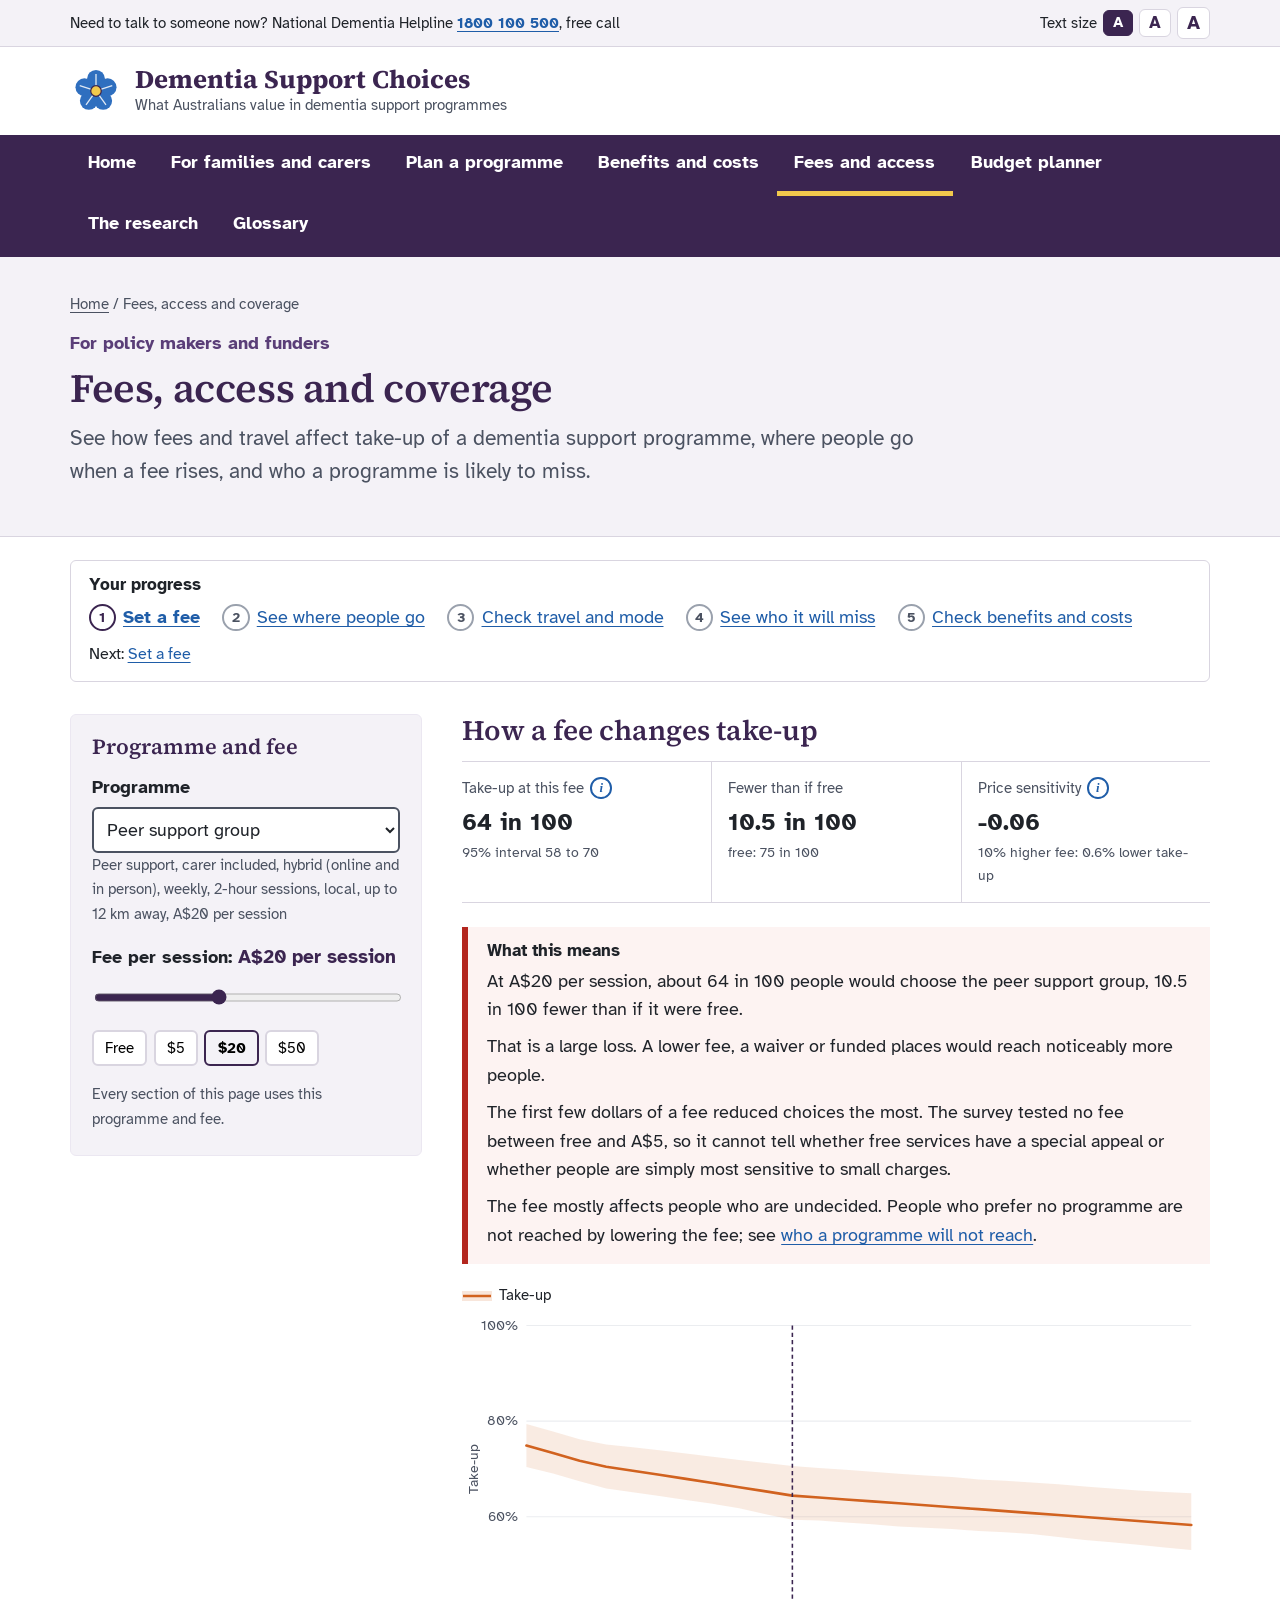
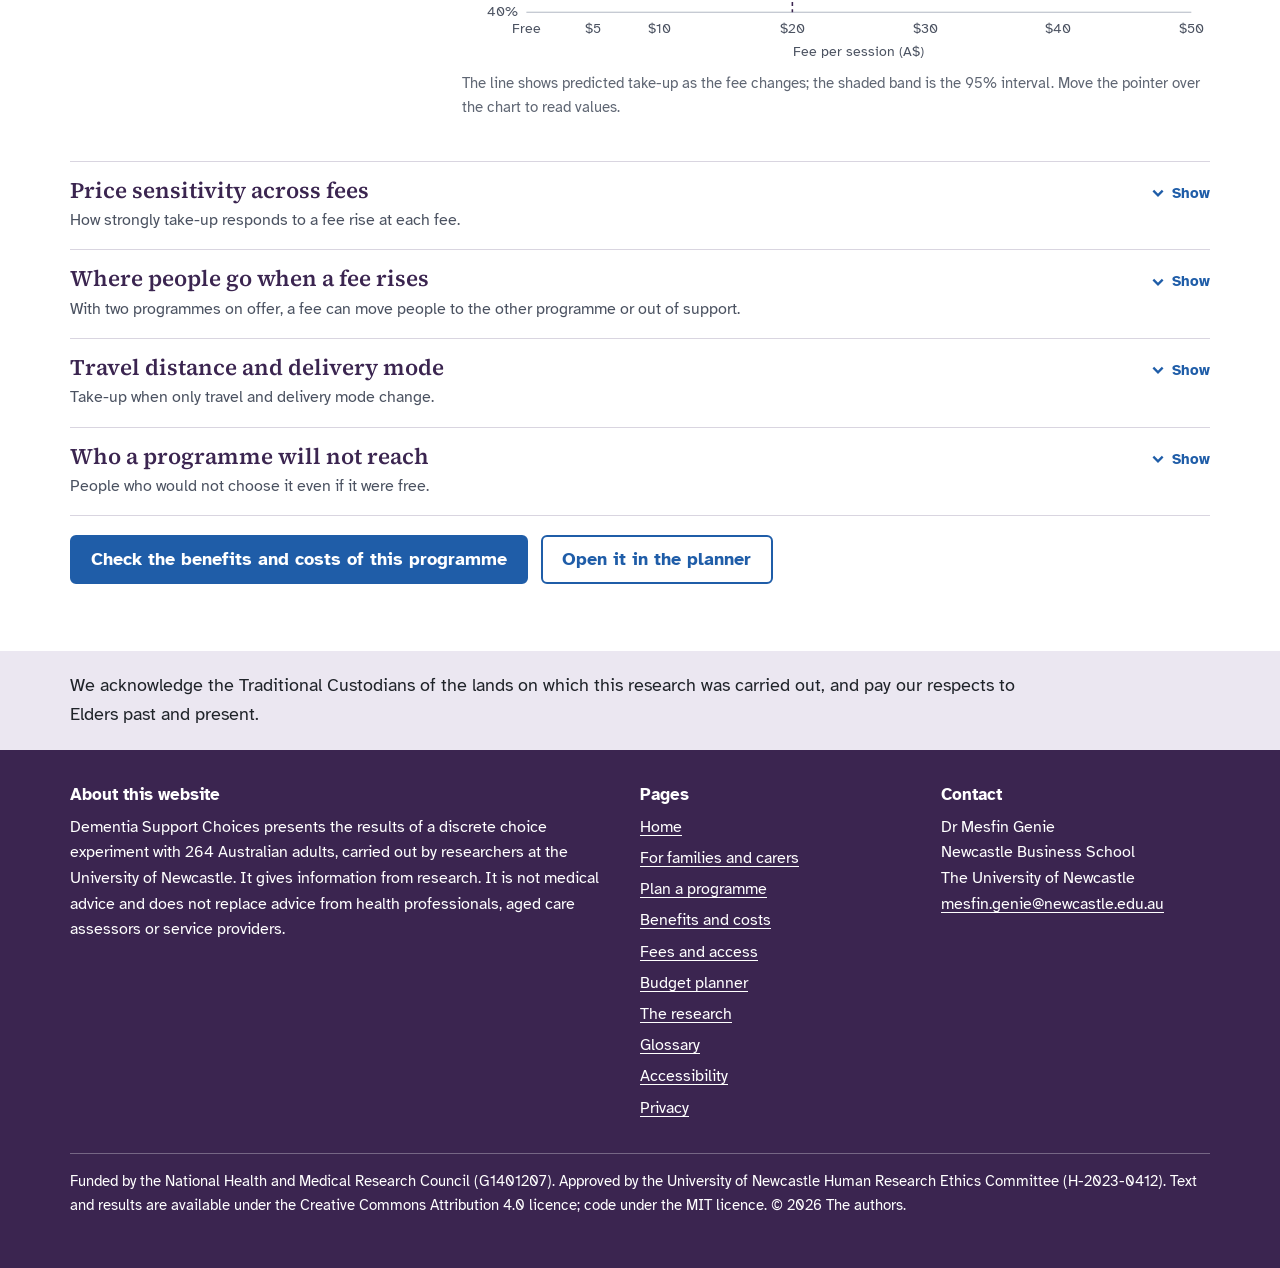
<file: fees.html>
<!doctype html>
<html lang="en-AU">
<head>
  <meta charset="utf-8">
  <meta name="viewport" content="width=device-width, initial-scale=1">
  <title>Fees and access | Dementia Support Choices</title>
  <meta name="description" content="Test how a fee changes take-up of a dementia support programme, where people go when fees rise, the effect of travel distance, and who a programme will miss.">
  <meta name="theme-color" content="#3b2550">
  <meta property="og:title" content="Fees and access | Dementia Support Choices">
  <meta property="og:description" content="Test how a fee changes take-up of a dementia support programme, where people go when fees rise, the effect of travel distance, and who a programme will miss.">
  <meta property="og:type" content="website">
  <link rel="icon" href="assets/img/favicon.svg" type="image/svg+xml">
  <link rel="preload" href="assets/fonts/atkinson-hyperlegible-latin-400-normal.woff2" as="font" type="font/woff2" crossorigin>
  <link rel="stylesheet" href="assets/css/site.css">
</head>
<body>
  <a class="skip" href="#content">Skip to main content</a>
  <div class="helpbar">
    <div class="wrap">
      <span>Need to talk to someone now? National Dementia Helpline <a href="tel:1800100500">1800 100 500</a>, free call</span>
      <div class="textsize" role="group" aria-label="Text size">
        <span>Text size</span>
        <button type="button" data-size="standard" aria-pressed="true" aria-label="Standard text size">A</button>
        <button type="button" data-size="large" aria-pressed="false" aria-label="Larger text">A</button>
        <button type="button" data-size="largest" aria-pressed="false" aria-label="Largest text">A</button>
      </div>
    </div>
  </div>
  <header class="masthead">
    <div class="wrap">
      <a class="brand" href="index.html">
        <svg xmlns="http://www.w3.org/2000/svg" viewBox="0 0 64 64" aria-hidden="true" focusable="false">
  <g transform="translate(32 32)">
    <g fill="#2f6fbf">
      <circle cx="0" cy="-15" r="11"/>
      <circle cx="14.27" cy="-4.64" r="11"/>
      <circle cx="8.82" cy="12.14" r="11"/>
      <circle cx="-8.82" cy="12.14" r="11"/>
      <circle cx="-14.27" cy="-4.64" r="11"/>
    </g>
    <g stroke="#ffffff" stroke-width="1.6" fill="none" opacity="0.85">
      <path d="M0 -6 L0 -21"/><path d="M5.7 -1.9 L20 -6.5"/><path d="M3.5 4.9 L12.3 17"/><path d="M-3.5 4.9 L-12.3 17"/><path d="M-5.7 -1.9 L-20 -6.5"/>
    </g>
    <circle r="6.5" fill="#f2c94c" stroke="#3b2550" stroke-width="1.5"/>
  </g>
</svg>

        <span><span class="brand-name">Dementia Support Choices</span>
        <span class="brand-sub">What Australians value in dementia support programmes</span></span>
      </a>
    </div>
  </header>
  <nav class="mainnav" aria-label="Main">
    <div class="wrap">
      <ul>
        <li><a href="index.html">Home</a></li>
        <li><a href="families.html">For families and carers</a></li>
        <li><a href="plan.html">Plan a programme</a></li>
        <li><a href="value.html">Benefits and costs</a></li>
        <li><a href="fees.html" aria-current="page">Fees and access</a></li>
        <li><a href="budget.html">Budget planner</a></li>
        <li><a href="research.html">The research</a></li>
        <li><a href="glossary.html">Glossary</a></li>
      </ul>
    </div>
  </nav>
  <main id="content" tabindex="-1">
    <noscript><div class="wrap"><p class="noscript">The calculators on this site need JavaScript. The written information can be read without it.</p></div></noscript>
    <div class="pagehead">
      <div class="wrap">
        <nav class="crumbs" aria-label="Breadcrumb"><a href="index.html">Home</a> / <span aria-current="page">Fees, access and coverage</span></nav>
<span class="audience">For policy makers and funders</span>
<h1>Fees, access and coverage</h1>
        <p class="lead">See how fees and travel affect take-up of a dementia support programme, where people go when a fee rises, and who a programme is likely to miss.</p>
      </div>
    </div>
    <div class="wrap">
      <div class="progress" id="progress"></div>

      <section id="fee">
        <div class="tool">
          <div class="panel controls">
            <h2 style="margin-top:0">Programme and fee</h2>
            <div class="field">
              <label for="fee-programme">Programme</label>
              <select id="fee-programme"></select>
              <span class="hint" id="fee-programme-desc"></span>
            </div>
            <div class="field">
              <label for="fee-input">Fee per session: <span class="pricevalue" id="fee-out"></span></label>
              <input type="range" id="fee-input" min="0" max="50" step="1" value="20">
            </div>
            <p class="hint">Every section of this page uses this programme and fee.</p>
          </div>
          <div aria-live="polite">
            <h2 style="margin-top:0">How a fee changes take-up</h2>
            <dl class="stats" id="fee-stats" style="margin-top:0.6rem"></dl>
            <div id="fee-meaning"></div>
            <div id="fee-chart"></div>
            <p class="small muted">The line shows predicted take-up as the fee changes; the shaded band is the 95% interval. Move the pointer over the chart to read values.</p>
          </div>
        </div>
      </section>

      <div class="folds">
      <details class="fold" id="elasticity">
        <summary><h2>Price sensitivity across fees</h2><span class="fold-hint">How strongly take-up responds to a fee rise at each fee.</span></summary>
        <div class="fold-body">
          <div id="elasticity-chart"></div>
          <p class="small muted">Price sensitivity is the percentage change in take-up for a 1% rise in the fee. <button type="button" class="info" data-term="elasticity" aria-expanded="false" aria-label="What price sensitivity means"><span aria-hidden="true">i</span></button></p>
          <div id="elasticity-text"></div>
        </div>
      </details>
      <details class="fold" id="switching">
        <summary><h2>Where people go when a fee rises</h2><span class="fold-hint">With two programmes on offer, a fee can move people to the other programme or out of support.</span></summary>
        <div class="fold-body">
          <div class="tool" style="margin-top:0.4rem">
            <div class="panel">
              <div class="field">
                <label for="alt-programme">Second programme</label>
                <select id="alt-programme"></select>
              </div>
              <div class="field">
                <label for="alt-fee">Its fee per session: <span class="pricevalue" id="alt-fee-out"></span></label>
                <input type="range" id="alt-fee" min="0" max="50" step="1" value="20">
              </div>
            </div>
            <div aria-live="polite">
              <div id="share-chart"></div>
              <div id="switch-text"></div>
            </div>
          </div>
        </div>
      </details>
      <details class="fold" id="travel">
        <summary><h2>Travel distance and delivery mode</h2><span class="fold-hint">Take-up when only travel and delivery mode change.</span></summary>
        <div class="fold-body">
          <p class="prose">Online programmes were always delivered at home in the study, and group programmes were not delivered at home in person, so some cells are not available.</p>
          <div class="table-scroll" id="travel-table"></div>
          <div id="travel-text"></div>
        </div>
      </details>
      <details class="fold" id="reach">
        <summary><h2>Who a programme will not reach</h2><span class="fold-hint">People who would not choose it even if it were free.</span></summary>
        <div class="fold-body">
          <div id="reach-text"></div>
        </div>
      </details>
      </div>
      <p class="btnrow"><a class="btn" id="to-value" href="value.html">Check the benefits and costs of this programme</a> <a class="btn secondary" id="to-plan" href="plan.html">Open it in the planner</a></p>
    </div>
  </main>
  <div class="acknowledgement">
    <div class="wrap">
      <p>We acknowledge the Traditional Custodians of the lands on which this research was carried out, and pay our respects to Elders past and present.</p>
    </div>
  </div>
  <footer class="site">
    <div class="wrap">
      <div>
        <h2>About this website</h2>
        <p>Dementia Support Choices presents the results of a discrete choice experiment with 264 Australian adults, carried out by researchers at the University of Newcastle. It gives information from research. It is not medical advice and does not replace advice from health professionals, aged care assessors or service providers.</p>
      </div>
      <div>
        <h2>Pages</h2>
        <ul>
          <li><a href="index.html">Home</a></li>
          <li><a href="families.html">For families and carers</a></li>
          <li><a href="plan.html">Plan a programme</a></li>
          <li><a href="value.html">Benefits and costs</a></li>
          <li><a href="fees.html">Fees and access</a></li>
          <li><a href="budget.html">Budget planner</a></li>
          <li><a href="research.html">The research</a></li>
          <li><a href="glossary.html">Glossary</a></li>
          <li><a href="accessibility.html">Accessibility</a></li>
          <li><a href="privacy.html">Privacy</a></li>
        </ul>
      </div>
      <div>
        <h2>Contact</h2>
        <p>Dr Mesfin Genie<br>Newcastle Business School<br>The University of Newcastle<br><a href="mailto:mesfin.genie@newcastle.edu.au">mesfin.genie@newcastle.edu.au</a></p>
      </div>
      <p class="legal">Funded by the National Health and Medical Research Council (G1401207). Approved by the University of Newcastle Human Research Ethics Committee (H-2023-0412). Text and results are available under the Creative Commons Attribution 4.0 licence; code under the MIT licence. &copy; <span data-year>2026</span> The authors.</p>
    </div>
  </footer>
  <script type="module" src="assets/js/fees.js"></script>
</body>
</html>
</file>
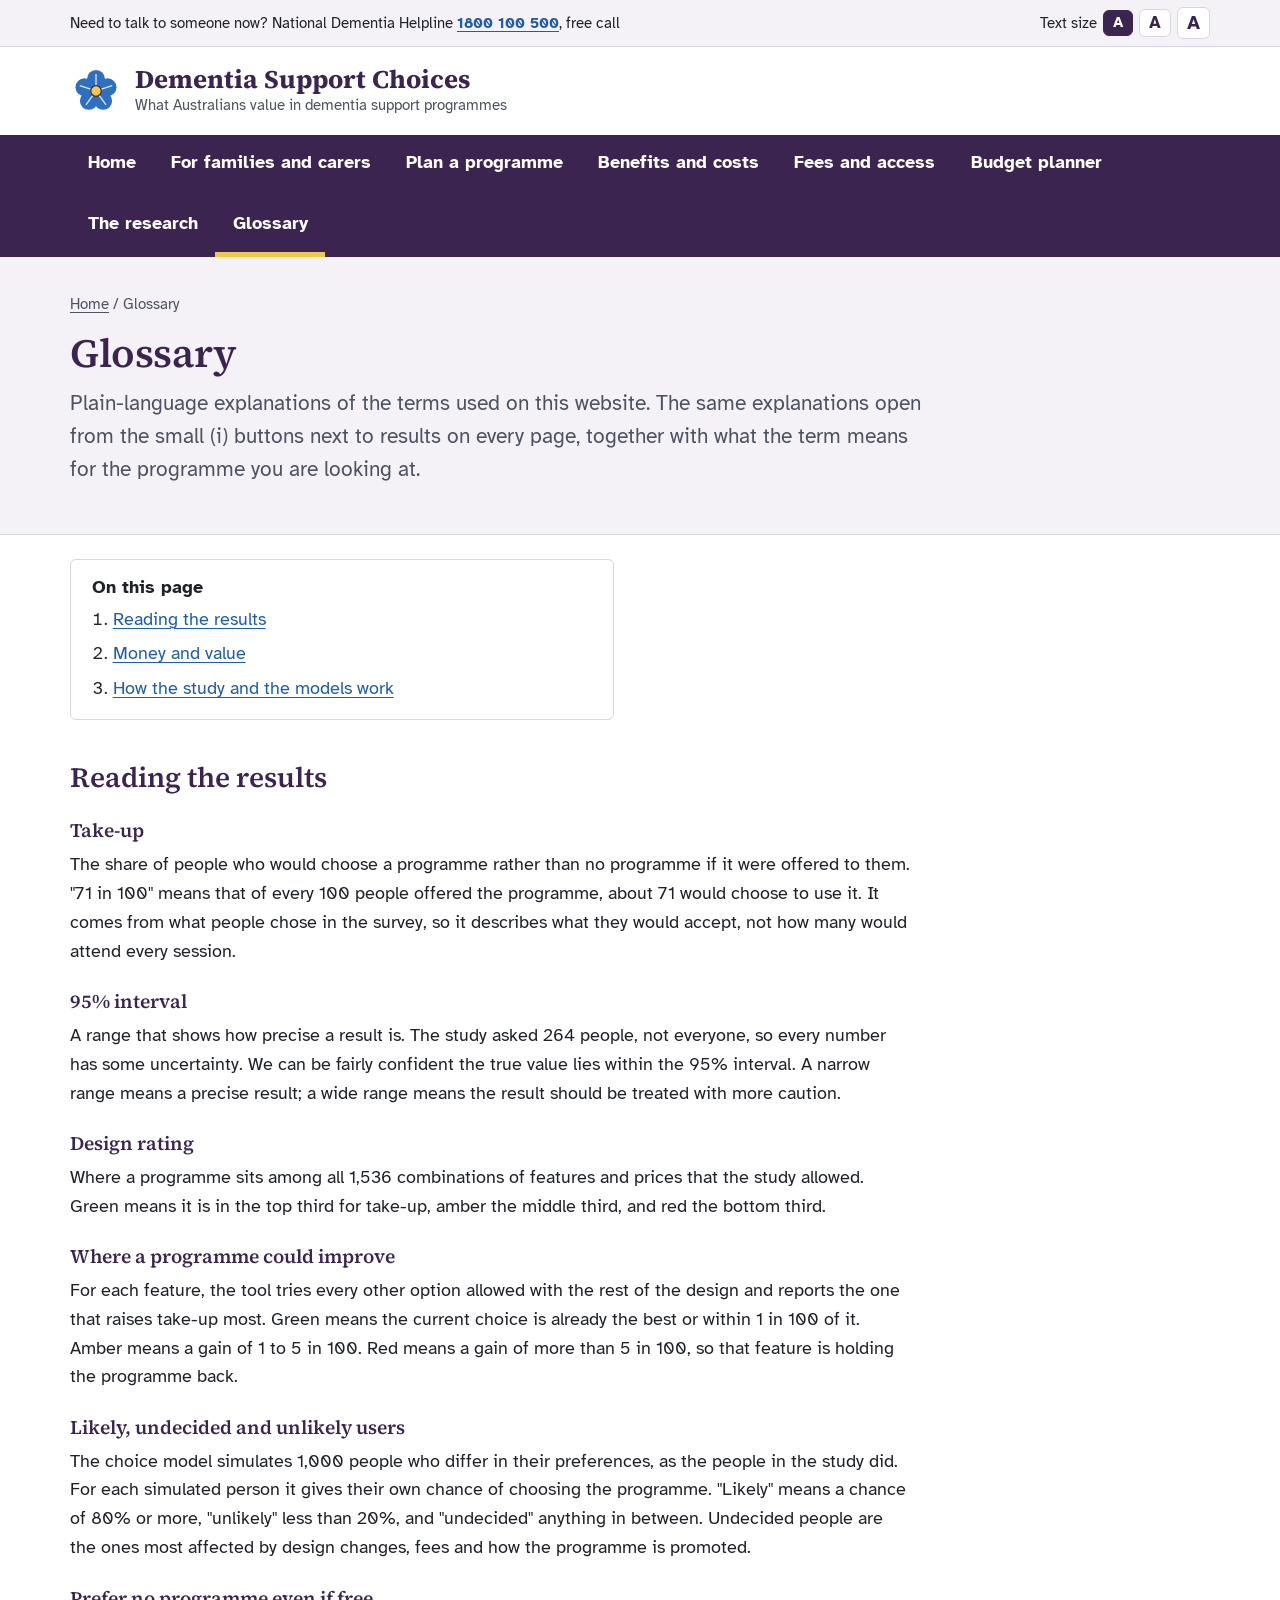
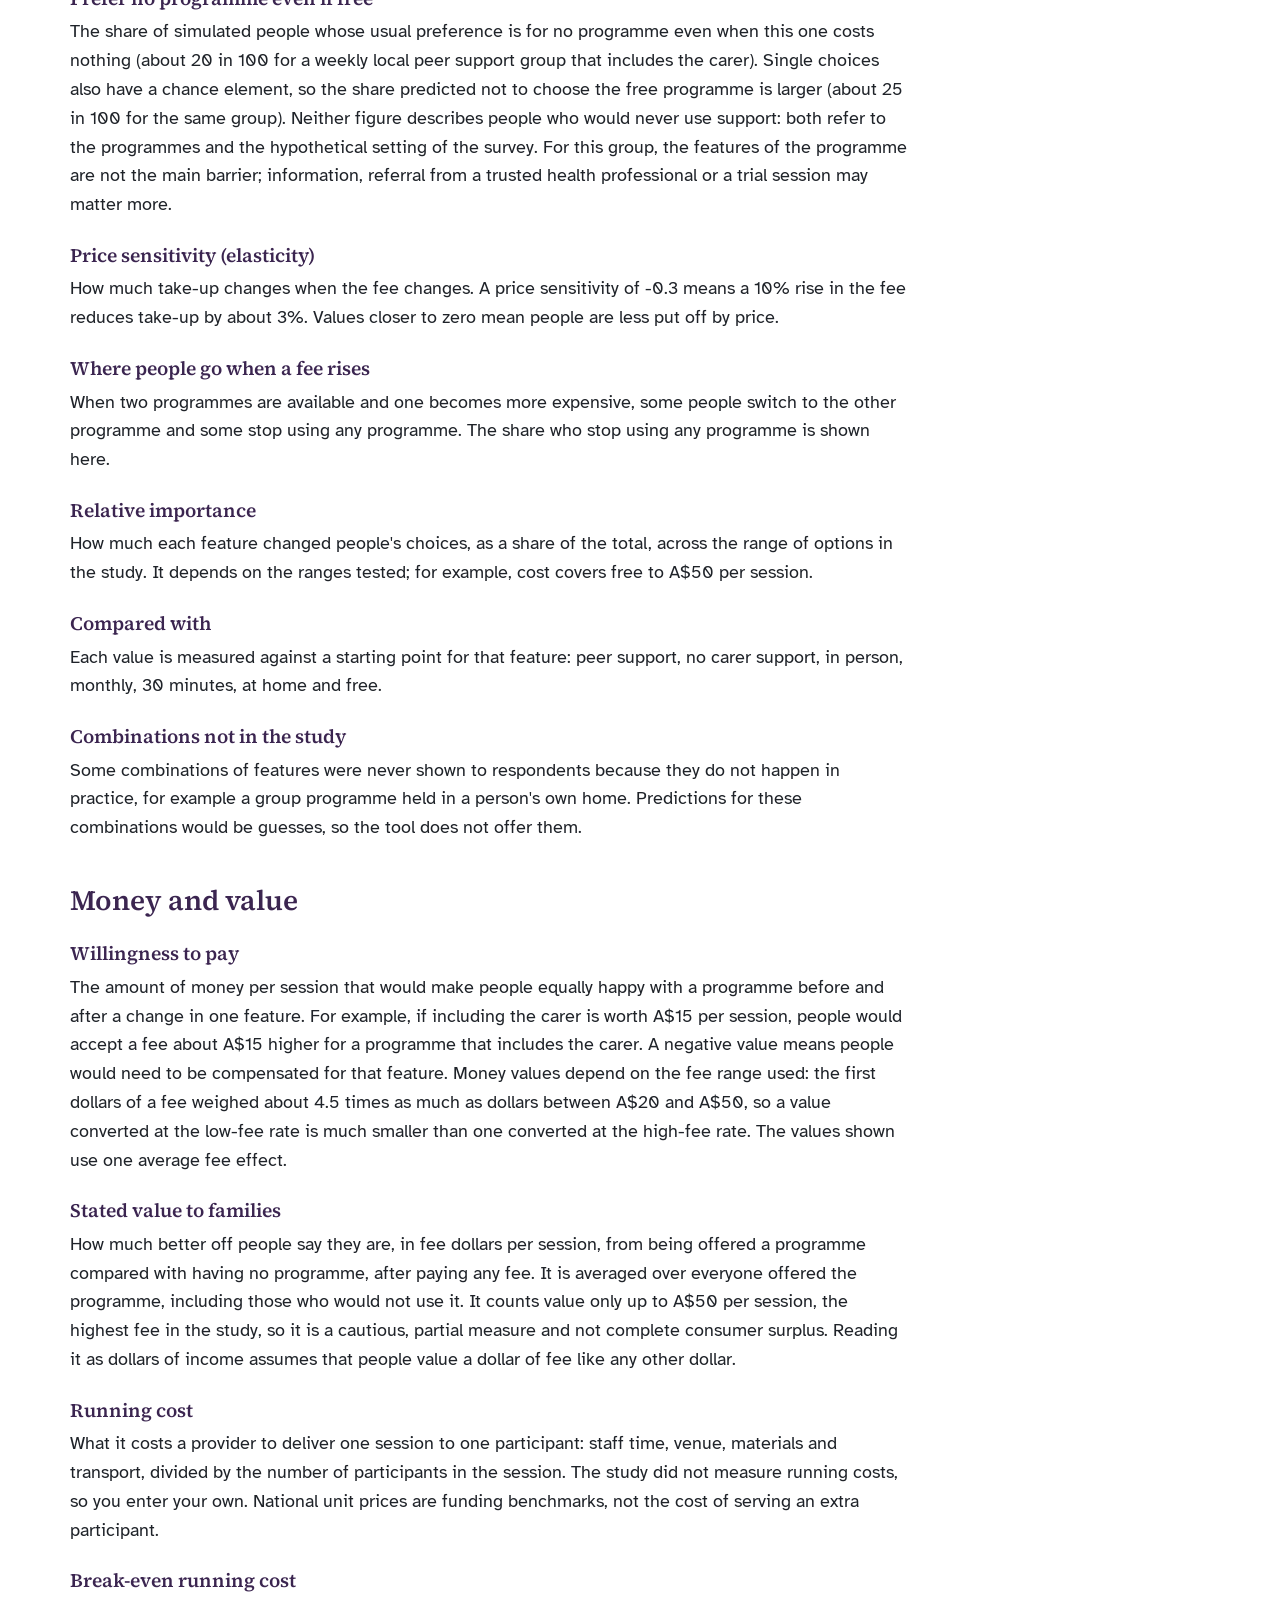
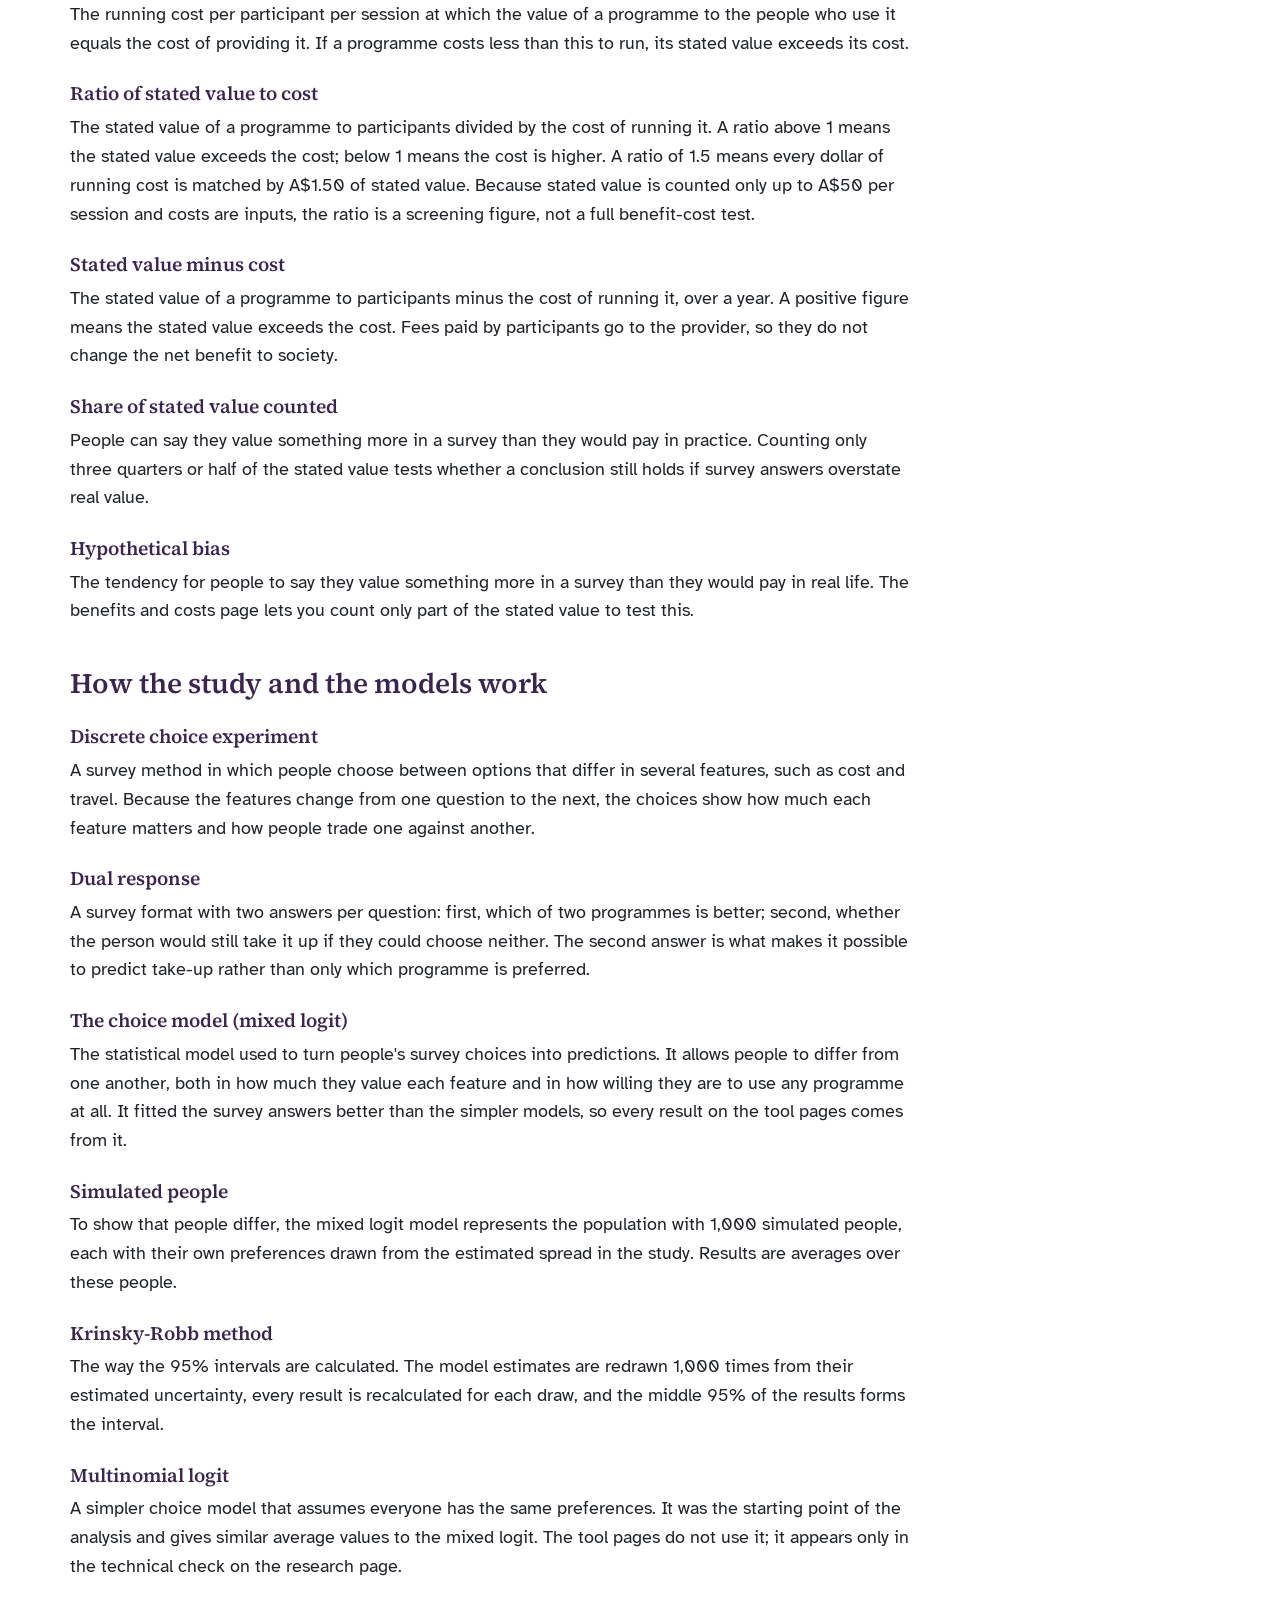
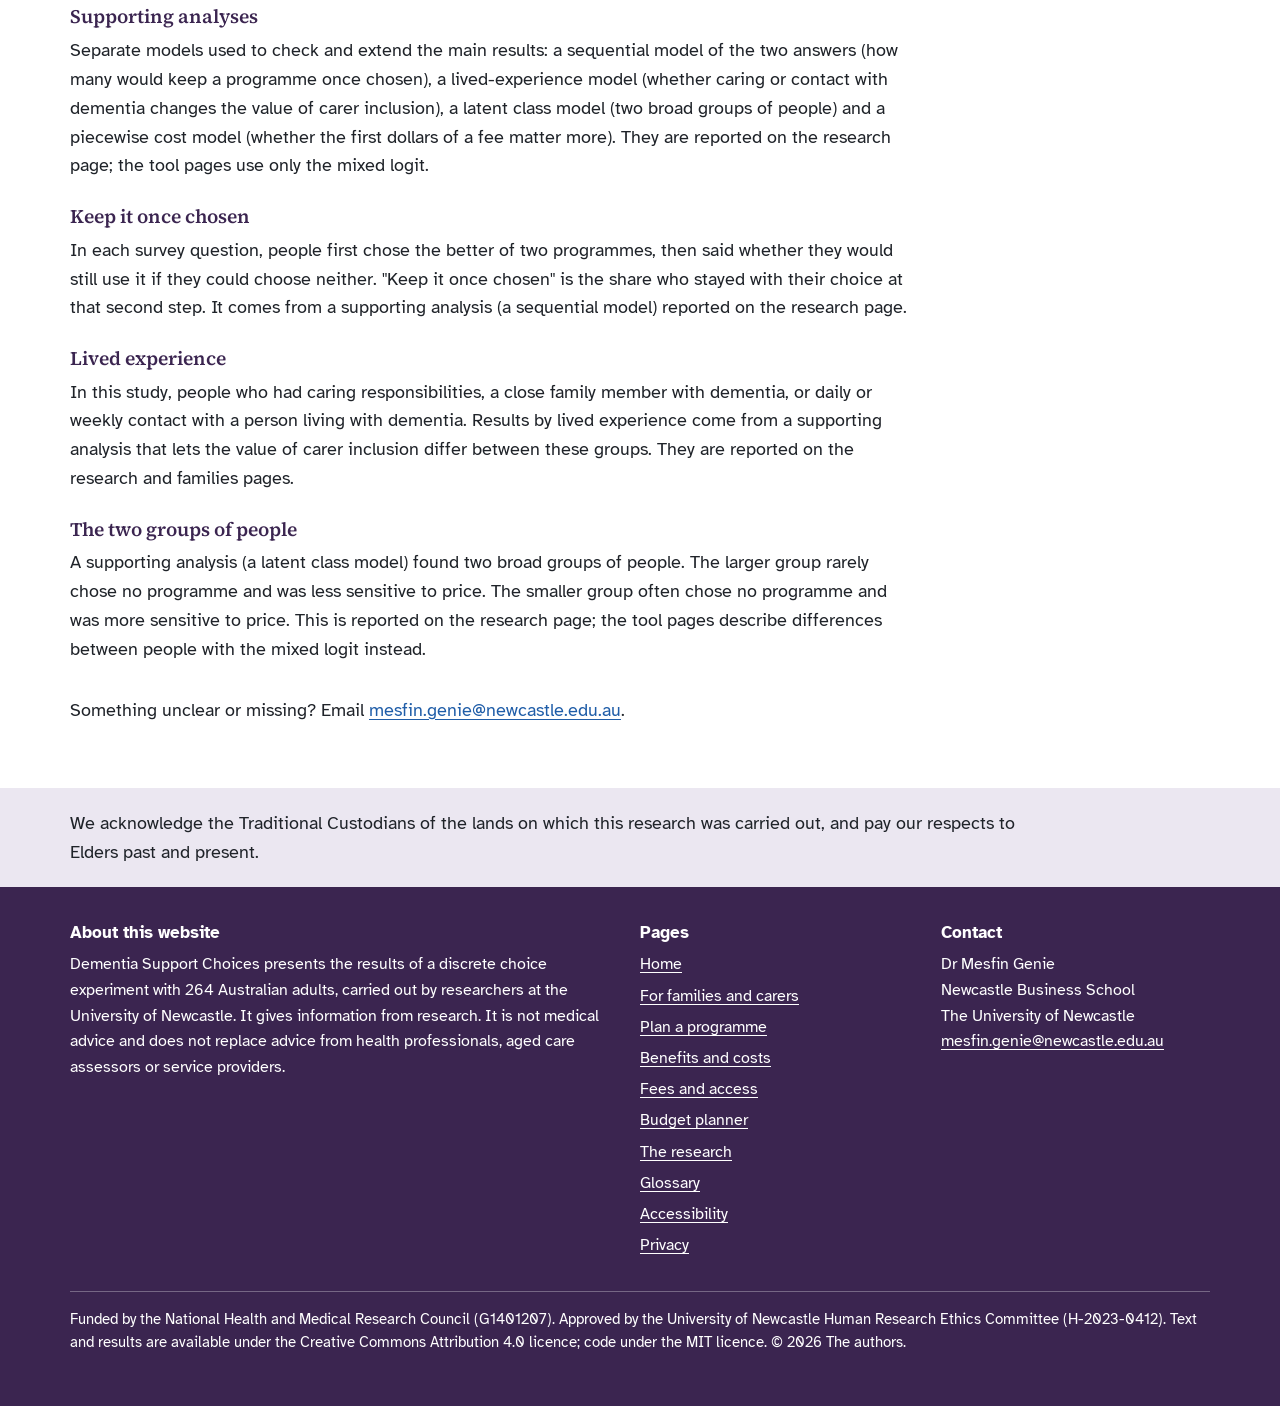
<file: glossary.html>
<!doctype html>
<html lang="en-AU">
<head>
  <meta charset="utf-8">
  <meta name="viewport" content="width=device-width, initial-scale=1">
  <title>Glossary | Dementia Support Choices</title>
  <meta name="description" content="Plain-language explanations of the terms used on Dementia Support Choices, from take-up and 95% intervals to willingness to pay, stated value and the mixed logit model.">
  <meta name="theme-color" content="#3b2550">
  <meta property="og:title" content="Glossary | Dementia Support Choices">
  <meta property="og:description" content="Plain-language explanations of the terms used on Dementia Support Choices, from take-up and 95% intervals to willingness to pay, stated value and the mixed logit model.">
  <meta property="og:type" content="website">
  <link rel="icon" href="assets/img/favicon.svg" type="image/svg+xml">
  <link rel="preload" href="assets/fonts/atkinson-hyperlegible-latin-400-normal.woff2" as="font" type="font/woff2" crossorigin>
  <link rel="stylesheet" href="assets/css/site.css">
</head>
<body>
  <a class="skip" href="#content">Skip to main content</a>
  <div class="helpbar">
    <div class="wrap">
      <span>Need to talk to someone now? National Dementia Helpline <a href="tel:1800100500">1800 100 500</a>, free call</span>
      <div class="textsize" role="group" aria-label="Text size">
        <span>Text size</span>
        <button type="button" data-size="standard" aria-pressed="true" aria-label="Standard text size">A</button>
        <button type="button" data-size="large" aria-pressed="false" aria-label="Larger text">A</button>
        <button type="button" data-size="largest" aria-pressed="false" aria-label="Largest text">A</button>
      </div>
    </div>
  </div>
  <header class="masthead">
    <div class="wrap">
      <a class="brand" href="index.html">
        <svg xmlns="http://www.w3.org/2000/svg" viewBox="0 0 64 64" aria-hidden="true" focusable="false">
  <g transform="translate(32 32)">
    <g fill="#2f6fbf">
      <circle cx="0" cy="-15" r="11"/>
      <circle cx="14.27" cy="-4.64" r="11"/>
      <circle cx="8.82" cy="12.14" r="11"/>
      <circle cx="-8.82" cy="12.14" r="11"/>
      <circle cx="-14.27" cy="-4.64" r="11"/>
    </g>
    <g stroke="#ffffff" stroke-width="1.6" fill="none" opacity="0.85">
      <path d="M0 -6 L0 -21"/><path d="M5.7 -1.9 L20 -6.5"/><path d="M3.5 4.9 L12.3 17"/><path d="M-3.5 4.9 L-12.3 17"/><path d="M-5.7 -1.9 L-20 -6.5"/>
    </g>
    <circle r="6.5" fill="#f2c94c" stroke="#3b2550" stroke-width="1.5"/>
  </g>
</svg>

        <span><span class="brand-name">Dementia Support Choices</span>
        <span class="brand-sub">What Australians value in dementia support programmes</span></span>
      </a>
    </div>
  </header>
  <nav class="mainnav" aria-label="Main">
    <div class="wrap">
      <ul>
        <li><a href="index.html">Home</a></li>
        <li><a href="families.html">For families and carers</a></li>
        <li><a href="plan.html">Plan a programme</a></li>
        <li><a href="value.html">Benefits and costs</a></li>
        <li><a href="fees.html">Fees and access</a></li>
        <li><a href="budget.html">Budget planner</a></li>
        <li><a href="research.html">The research</a></li>
        <li><a href="glossary.html" aria-current="page">Glossary</a></li>
      </ul>
    </div>
  </nav>
  <main id="content" tabindex="-1">
    <noscript><div class="wrap"><p class="noscript">The calculators on this site need JavaScript. The written information can be read without it.</p></div></noscript>
    <div class="pagehead">
      <div class="wrap">
        <nav class="crumbs" aria-label="Breadcrumb"><a href="index.html">Home</a> / <span aria-current="page">Glossary</span></nav>
<h1>Glossary</h1>
        <p class="lead">Plain-language explanations of the terms used on this website. The same explanations open from the small (i) buttons next to results on every page, together with what the term means for the programme you are looking at.</p>
      </div>
    </div>
    <div class="wrap">
      <nav class="toc" aria-label="On this page">
        <h2>On this page</h2>
        <ol>
          <li><a href="#reading-the-results">Reading the results</a></li><li><a href="#money-and-value">Money and value</a></li><li><a href="#how-the-study-and-the-models-work">How the study and the models work</a></li>
        </ol>
      </nav>
      <section id="reading-the-results">
        <h2>Reading the results</h2>
        <dl class="glossary-list">
          <dt id="take-up">Take-up</dt>
          <dd>The share of people who would choose a programme rather than no programme if it were offered to them. "71 in 100" means that of every 100 people offered the programme, about 71 would choose to use it. It comes from what people chose in the survey, so it describes what they would accept, not how many would attend every session.</dd>
          <dt id="interval">95% interval</dt>
          <dd>A range that shows how precise a result is. The study asked 264 people, not everyone, so every number has some uncertainty. We can be fairly confident the true value lies within the 95% interval. A narrow range means a precise result; a wide range means the result should be treated with more caution.</dd>
          <dt id="rating">Design rating</dt>
          <dd>Where a programme sits among all 1,536 combinations of features and prices that the study allowed. Green means it is in the top third for take-up, amber the middle third, and red the bottom third.</dd>
          <dt id="improve">Where a programme could improve</dt>
          <dd>For each feature, the tool tries every other option allowed with the rest of the design and reports the one that raises take-up most. Green means the current choice is already the best or within 1 in 100 of it. Amber means a gain of 1 to 5 in 100. Red means a gain of more than 5 in 100, so that feature is holding the programme back.</dd>
          <dt id="likely">Likely, undecided and unlikely users</dt>
          <dd>The choice model simulates 1,000 people who differ in their preferences, as the people in the study did. For each simulated person it gives their own chance of choosing the programme. "Likely" means a chance of 80% or more, "unlikely" less than 20%, and "undecided" anything in between. Undecided people are the ones most affected by design changes, fees and how the programme is promoted.</dd>
          <dt id="never-free">Prefer no programme even if free</dt>
          <dd>The share of simulated people whose usual preference is for no programme even when this one costs nothing (about 20 in 100 for a weekly local peer support group that includes the carer). Single choices also have a chance element, so the share predicted not to choose the free programme is larger (about 25 in 100 for the same group). Neither figure describes people who would never use support: both refer to the programmes and the hypothetical setting of the survey. For this group, the features of the programme are not the main barrier; information, referral from a trusted health professional or a trial session may matter more.</dd>
          <dt id="elasticity">Price sensitivity (elasticity)</dt>
          <dd>How much take-up changes when the fee changes. A price sensitivity of -0.3 means a 10% rise in the fee reduces take-up by about 3%. Values closer to zero mean people are less put off by price.</dd>
          <dt id="diversion">Where people go when a fee rises</dt>
          <dd>When two programmes are available and one becomes more expensive, some people switch to the other programme and some stop using any programme. The share who stop using any programme is shown here.</dd>
          <dt id="importance">Relative importance</dt>
          <dd>How much each feature changed people's choices, as a share of the total, across the range of options in the study. It depends on the ranges tested; for example, cost covers free to A$50 per session.</dd>
          <dt id="reference-level">Compared with</dt>
          <dd>Each value is measured against a starting point for that feature: peer support, no carer support, in person, monthly, 30 minutes, at home and free.</dd>
          <dt id="study-design">Combinations not in the study</dt>
          <dd>Some combinations of features were never shown to respondents because they do not happen in practice, for example a group programme held in a person's own home. Predictions for these combinations would be guesses, so the tool does not offer them.</dd>
        </dl>
      </section>
      <section id="money-and-value">
        <h2>Money and value</h2>
        <dl class="glossary-list">
          <dt id="wtp">Willingness to pay</dt>
          <dd>The amount of money per session that would make people equally happy with a programme before and after a change in one feature. For example, if including the carer is worth A$15 per session, people would accept a fee about A$15 higher for a programme that includes the carer. A negative value means people would need to be compensated for that feature. Money values depend on the fee range used: the first dollars of a fee weighed about 4.5 times as much as dollars between A$20 and A$50, so a value converted at the low-fee rate is much smaller than one converted at the high-fee rate. The values shown use one average fee effect.</dd>
          <dt id="value">Stated value to families</dt>
          <dd>How much better off people say they are, in fee dollars per session, from being offered a programme compared with having no programme, after paying any fee. It is averaged over everyone offered the programme, including those who would not use it. It counts value only up to A$50 per session, the highest fee in the study, so it is a cautious, partial measure and not complete consumer surplus. Reading it as dollars of income assumes that people value a dollar of fee like any other dollar.</dd>
          <dt id="running-cost">Running cost</dt>
          <dd>What it costs a provider to deliver one session to one participant: staff time, venue, materials and transport, divided by the number of participants in the session. The study did not measure running costs, so you enter your own. National unit prices are funding benchmarks, not the cost of serving an extra participant.</dd>
          <dt id="break-even">Break-even running cost</dt>
          <dd>The running cost per participant per session at which the value of a programme to the people who use it equals the cost of providing it. If a programme costs less than this to run, its stated value exceeds its cost.</dd>
          <dt id="bcr">Ratio of stated value to cost</dt>
          <dd>The stated value of a programme to participants divided by the cost of running it. A ratio above 1 means the stated value exceeds the cost; below 1 means the cost is higher. A ratio of 1.5 means every dollar of running cost is matched by A$1.50 of stated value. Because stated value is counted only up to A$50 per session and costs are inputs, the ratio is a screening figure, not a full benefit-cost test.</dd>
          <dt id="net-benefit">Stated value minus cost</dt>
          <dd>The stated value of a programme to participants minus the cost of running it, over a year. A positive figure means the stated value exceeds the cost. Fees paid by participants go to the provider, so they do not change the net benefit to society.</dd>
          <dt id="benefit-share">Share of stated value counted</dt>
          <dd>People can say they value something more in a survey than they would pay in practice. Counting only three quarters or half of the stated value tests whether a conclusion still holds if survey answers overstate real value.</dd>
          <dt id="hypothetical-bias">Hypothetical bias</dt>
          <dd>The tendency for people to say they value something more in a survey than they would pay in real life. The benefits and costs page lets you count only part of the stated value to test this.</dd>
        </dl>
      </section>
      <section id="how-the-study-and-the-models-work">
        <h2>How the study and the models work</h2>
        <dl class="glossary-list">
          <dt id="dce">Discrete choice experiment</dt>
          <dd>A survey method in which people choose between options that differ in several features, such as cost and travel. Because the features change from one question to the next, the choices show how much each feature matters and how people trade one against another.</dd>
          <dt id="dual-response">Dual response</dt>
          <dd>A survey format with two answers per question: first, which of two programmes is better; second, whether the person would still take it up if they could choose neither. The second answer is what makes it possible to predict take-up rather than only which programme is preferred.</dd>
          <dt id="model">The choice model (mixed logit)</dt>
          <dd>The statistical model used to turn people's survey choices into predictions. It allows people to differ from one another, both in how much they value each feature and in how willing they are to use any programme at all. It fitted the survey answers better than the simpler models, so every result on the tool pages comes from it.</dd>
          <dt id="simulated-people">Simulated people</dt>
          <dd>To show that people differ, the mixed logit model represents the population with 1,000 simulated people, each with their own preferences drawn from the estimated spread in the study. Results are averages over these people.</dd>
          <dt id="krinsky-robb">Krinsky-Robb method</dt>
          <dd>The way the 95% intervals are calculated. The model estimates are redrawn 1,000 times from their estimated uncertainty, every result is recalculated for each draw, and the middle 95% of the results forms the interval.</dd>
          <dt id="mnl">Multinomial logit</dt>
          <dd>A simpler choice model that assumes everyone has the same preferences. It was the starting point of the analysis and gives similar average values to the mixed logit. The tool pages do not use it; it appears only in the technical check on the research page.</dd>
          <dt id="supporting-analyses">Supporting analyses</dt>
          <dd>Separate models used to check and extend the main results: a sequential model of the two answers (how many would keep a programme once chosen), a lived-experience model (whether caring or contact with dementia changes the value of carer inclusion), a latent class model (two broad groups of people) and a piecewise cost model (whether the first dollars of a fee matter more). They are reported on the research page; the tool pages use only the mixed logit.</dd>
          <dt id="keep">Keep it once chosen</dt>
          <dd>In each survey question, people first chose the better of two programmes, then said whether they would still use it if they could choose neither. "Keep it once chosen" is the share who stayed with their choice at that second step. It comes from a supporting analysis (a sequential model) reported on the research page.</dd>
          <dt id="lived-experience">Lived experience</dt>
          <dd>In this study, people who had caring responsibilities, a close family member with dementia, or daily or weekly contact with a person living with dementia. Results by lived experience come from a supporting analysis that lets the value of carer inclusion differ between these groups. They are reported on the research and families pages.</dd>
          <dt id="groups">The two groups of people</dt>
          <dd>A supporting analysis (a latent class model) found two broad groups of people. The larger group rarely chose no programme and was less sensitive to price. The smaller group often chose no programme and was more sensitive to price. This is reported on the research page; the tool pages describe differences between people with the mixed logit instead.</dd>
        </dl>
      </section>
      <p class="prose" style="margin-top:2rem">Something unclear or missing? Email <a href="mailto:mesfin.genie@newcastle.edu.au?subject=Glossary">mesfin.genie@newcastle.edu.au</a>.</p>
    </div>
  </main>
  <div class="acknowledgement">
    <div class="wrap">
      <p>We acknowledge the Traditional Custodians of the lands on which this research was carried out, and pay our respects to Elders past and present.</p>
    </div>
  </div>
  <footer class="site">
    <div class="wrap">
      <div>
        <h2>About this website</h2>
        <p>Dementia Support Choices presents the results of a discrete choice experiment with 264 Australian adults, carried out by researchers at the University of Newcastle. It gives information from research. It is not medical advice and does not replace advice from health professionals, aged care assessors or service providers.</p>
      </div>
      <div>
        <h2>Pages</h2>
        <ul>
          <li><a href="index.html">Home</a></li>
          <li><a href="families.html">For families and carers</a></li>
          <li><a href="plan.html">Plan a programme</a></li>
          <li><a href="value.html">Benefits and costs</a></li>
          <li><a href="fees.html">Fees and access</a></li>
          <li><a href="budget.html">Budget planner</a></li>
          <li><a href="research.html">The research</a></li>
          <li><a href="glossary.html">Glossary</a></li>
          <li><a href="accessibility.html">Accessibility</a></li>
          <li><a href="privacy.html">Privacy</a></li>
        </ul>
      </div>
      <div>
        <h2>Contact</h2>
        <p>Dr Mesfin Genie<br>Newcastle Business School<br>The University of Newcastle<br><a href="mailto:mesfin.genie@newcastle.edu.au">mesfin.genie@newcastle.edu.au</a></p>
      </div>
      <p class="legal">Funded by the National Health and Medical Research Council (G1401207). Approved by the University of Newcastle Human Research Ethics Committee (H-2023-0412). Text and results are available under the Creative Commons Attribution 4.0 licence; code under the MIT licence. &copy; <span data-year>2026</span> The authors.</p>
    </div>
  </footer>
  <script type="module">import { boot } from "./assets/js/common.js"; boot();</script>
</body>
</html>
</file>
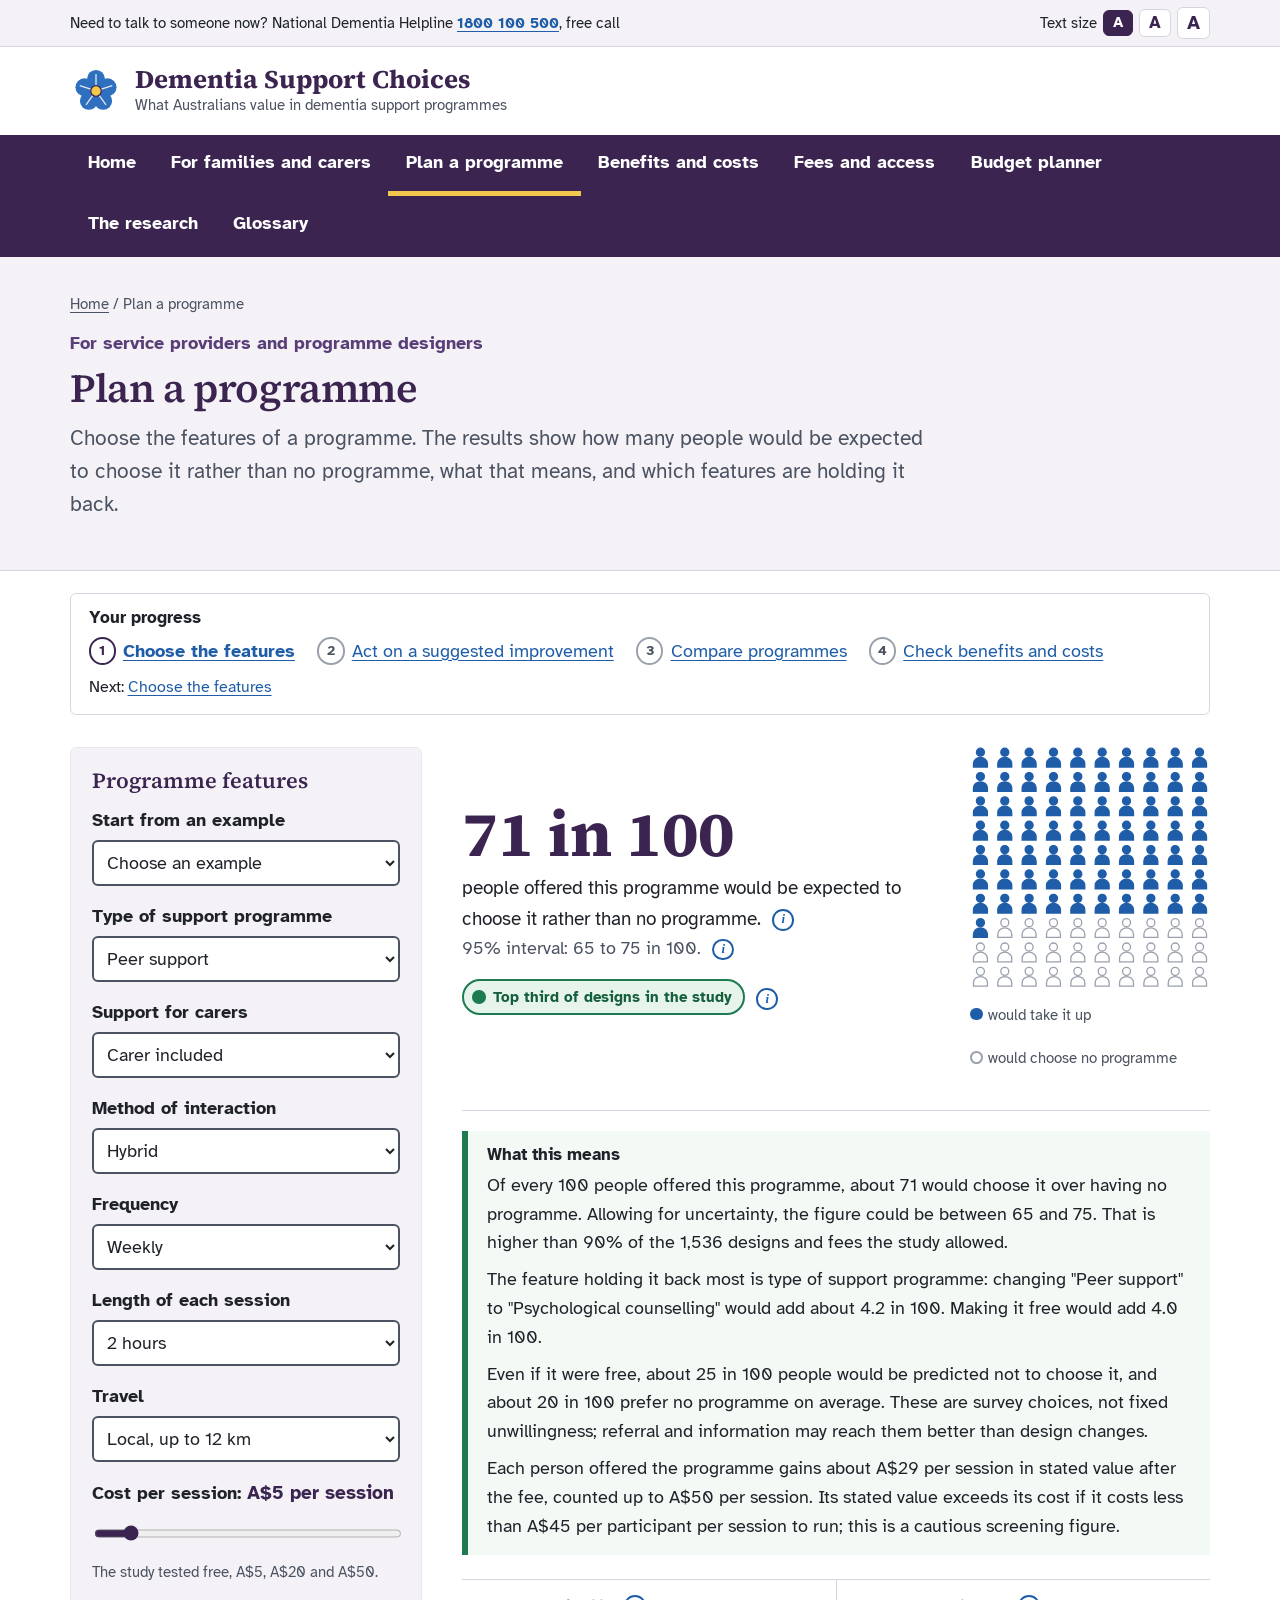
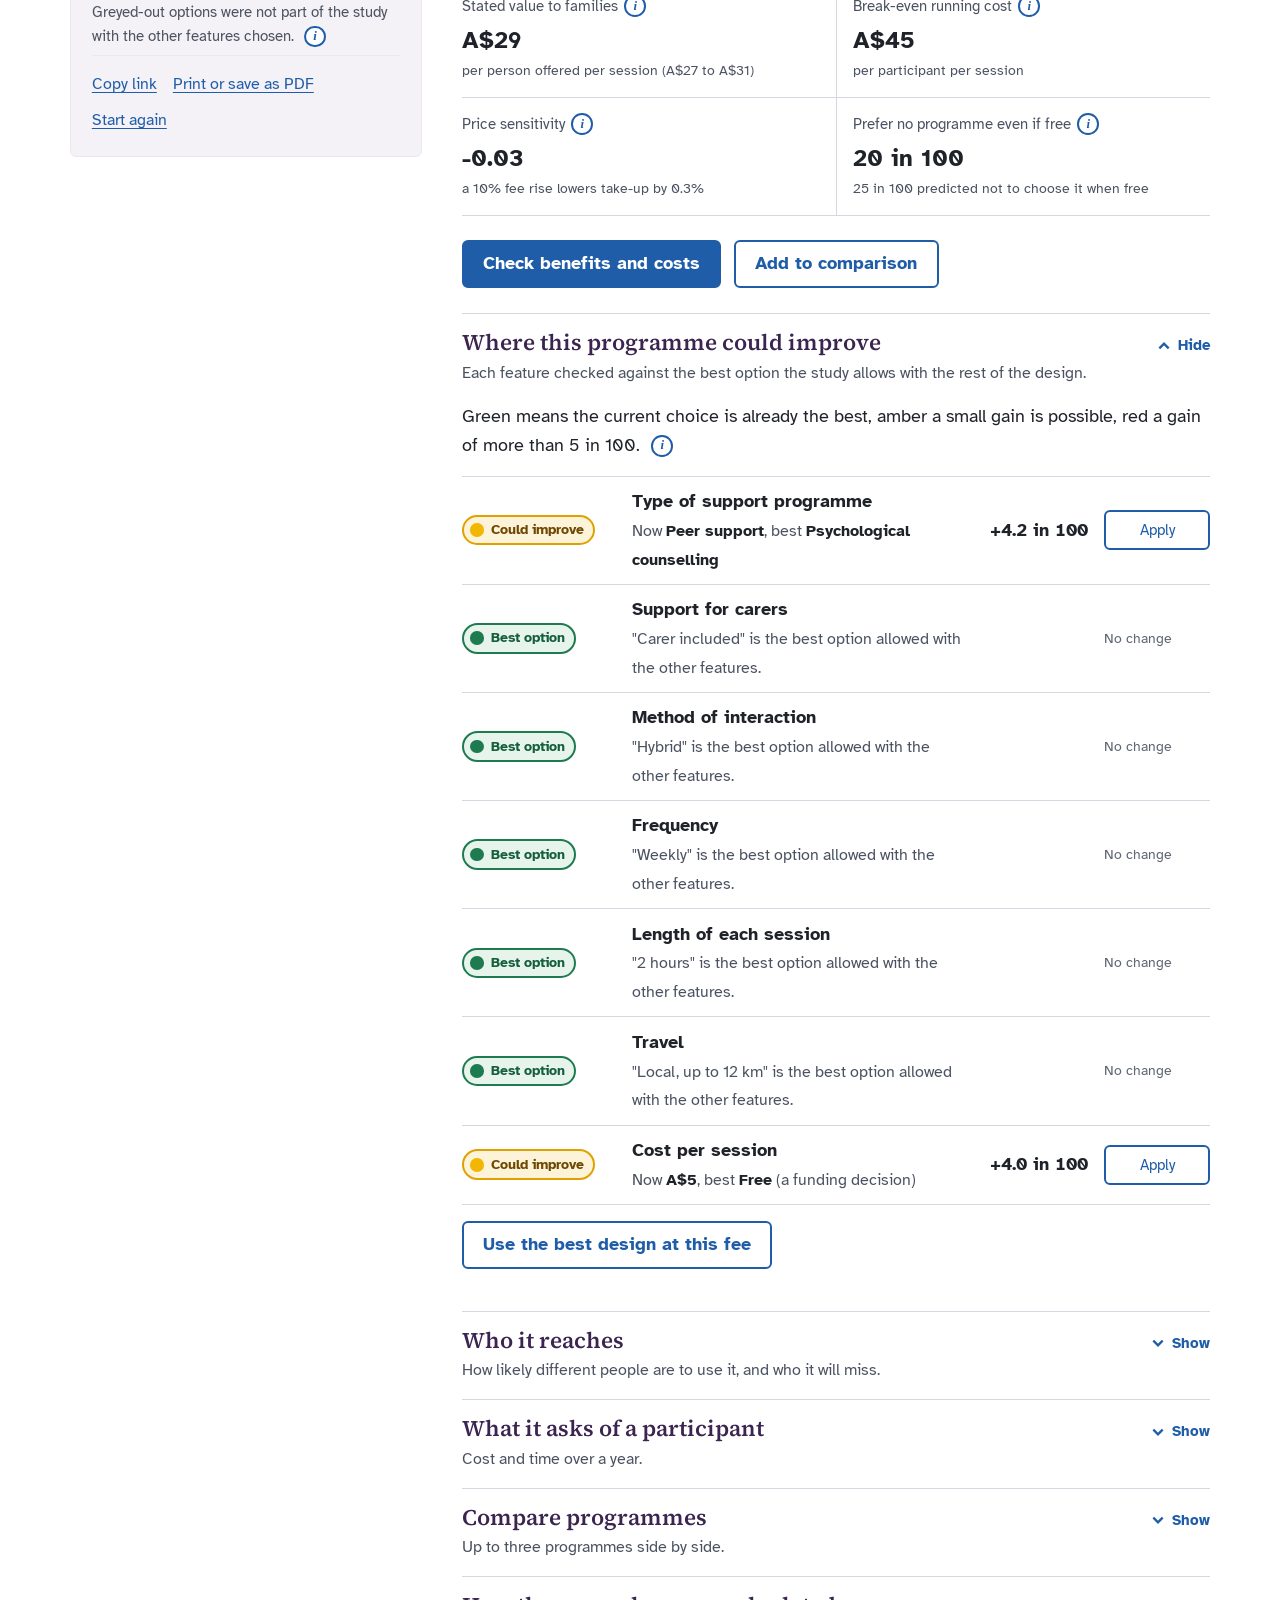
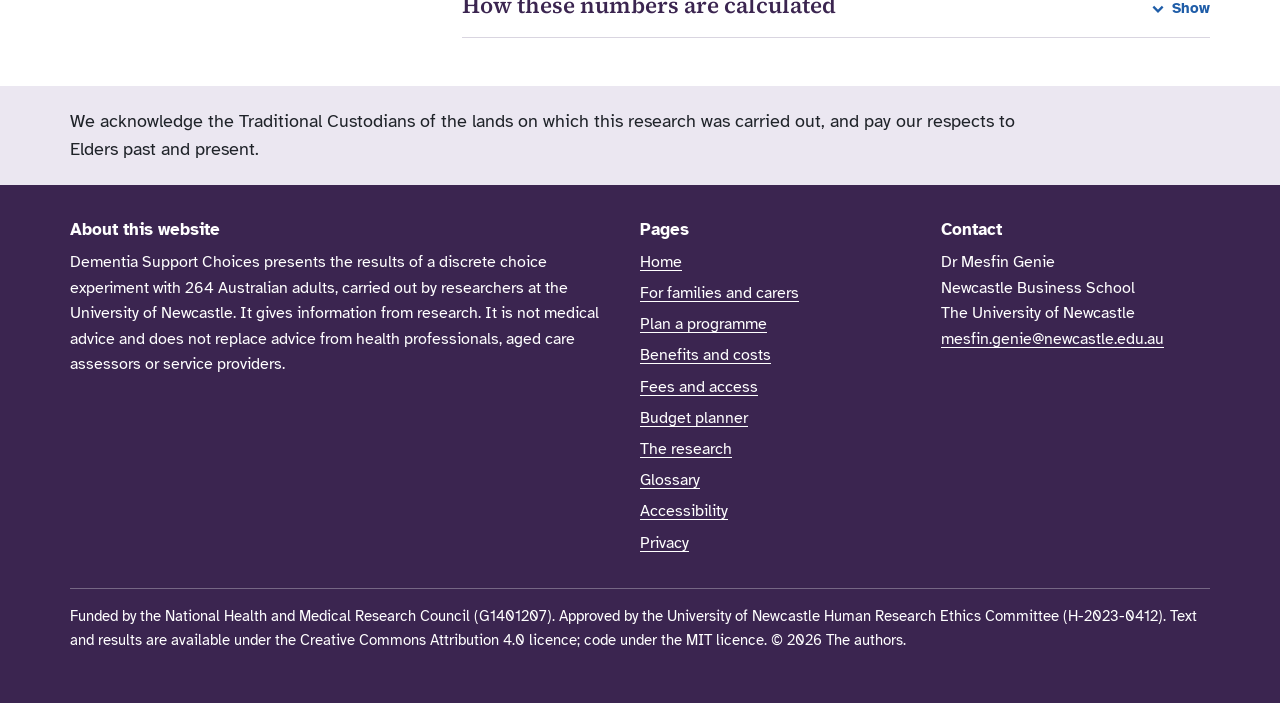
<file: plan.html>
<!doctype html>
<html lang="en-AU">
<head>
  <meta charset="utf-8">
  <meta name="viewport" content="width=device-width, initial-scale=1">
  <title>Plan a programme | Dementia Support Choices</title>
  <meta name="description" content="Build a dementia support programme from seven features and see predicted take-up, where the design could improve, and its value to families.">
  <meta name="theme-color" content="#3b2550">
  <meta property="og:title" content="Plan a programme | Dementia Support Choices">
  <meta property="og:description" content="Build a dementia support programme from seven features and see predicted take-up, where the design could improve, and its value to families.">
  <meta property="og:type" content="website">
  <link rel="icon" href="assets/img/favicon.svg" type="image/svg+xml">
  <link rel="preload" href="assets/fonts/atkinson-hyperlegible-latin-400-normal.woff2" as="font" type="font/woff2" crossorigin>
  <link rel="stylesheet" href="assets/css/site.css">
</head>
<body>
  <a class="skip" href="#content">Skip to main content</a>
  <div class="helpbar">
    <div class="wrap">
      <span>Need to talk to someone now? National Dementia Helpline <a href="tel:1800100500">1800 100 500</a>, free call</span>
      <div class="textsize" role="group" aria-label="Text size">
        <span>Text size</span>
        <button type="button" data-size="standard" aria-pressed="true" aria-label="Standard text size">A</button>
        <button type="button" data-size="large" aria-pressed="false" aria-label="Larger text">A</button>
        <button type="button" data-size="largest" aria-pressed="false" aria-label="Largest text">A</button>
      </div>
    </div>
  </div>
  <header class="masthead">
    <div class="wrap">
      <a class="brand" href="index.html">
        <svg xmlns="http://www.w3.org/2000/svg" viewBox="0 0 64 64" aria-hidden="true" focusable="false">
  <g transform="translate(32 32)">
    <g fill="#2f6fbf">
      <circle cx="0" cy="-15" r="11"/>
      <circle cx="14.27" cy="-4.64" r="11"/>
      <circle cx="8.82" cy="12.14" r="11"/>
      <circle cx="-8.82" cy="12.14" r="11"/>
      <circle cx="-14.27" cy="-4.64" r="11"/>
    </g>
    <g stroke="#ffffff" stroke-width="1.6" fill="none" opacity="0.85">
      <path d="M0 -6 L0 -21"/><path d="M5.7 -1.9 L20 -6.5"/><path d="M3.5 4.9 L12.3 17"/><path d="M-3.5 4.9 L-12.3 17"/><path d="M-5.7 -1.9 L-20 -6.5"/>
    </g>
    <circle r="6.5" fill="#f2c94c" stroke="#3b2550" stroke-width="1.5"/>
  </g>
</svg>

        <span><span class="brand-name">Dementia Support Choices</span>
        <span class="brand-sub">What Australians value in dementia support programmes</span></span>
      </a>
    </div>
  </header>
  <nav class="mainnav" aria-label="Main">
    <div class="wrap">
      <ul>
        <li><a href="index.html">Home</a></li>
        <li><a href="families.html">For families and carers</a></li>
        <li><a href="plan.html" aria-current="page">Plan a programme</a></li>
        <li><a href="value.html">Benefits and costs</a></li>
        <li><a href="fees.html">Fees and access</a></li>
        <li><a href="budget.html">Budget planner</a></li>
        <li><a href="research.html">The research</a></li>
        <li><a href="glossary.html">Glossary</a></li>
      </ul>
    </div>
  </nav>
  <main id="content" tabindex="-1">
    <noscript><div class="wrap"><p class="noscript">The calculators on this site need JavaScript. The written information can be read without it.</p></div></noscript>
    <div class="pagehead">
      <div class="wrap">
        <nav class="crumbs" aria-label="Breadcrumb"><a href="index.html">Home</a> / <span aria-current="page">Plan a programme</span></nav>
<span class="audience">For service providers and programme designers</span>
<h1>Plan a programme</h1>
        <p class="lead">Choose the features of a programme. The results show how many people would be expected to choose it rather than no programme, what that means, and which features are holding it back.</p>
      </div>
    </div>
    <div class="wrap">
      <div class="progress" id="progress"></div>
      <div class="tool">
        <form class="panel controls" id="builder" aria-labelledby="builder-title">
          <h2 id="builder-title">Programme features</h2>
          <div class="field">
            <label for="template">Start from an example</label>
            <select id="template"></select>
          </div>
          <div id="feature-fields"></div>
          <div class="field">
            <label for="price">Cost per session: <span class="pricevalue" id="price-out"></span></label>
            <input type="range" id="price" min="0" max="50" step="1" value="0" aria-describedby="price-hint">
            <span class="hint" id="price-hint">The study tested free, A$5, A$20 and A$50.</span>
          </div>
          <p class="hint">Greyed-out options were not part of the study with the other features chosen. <button type="button" class="info" data-term="study-design" aria-expanded="false" aria-label="What greyed-out options means"><span aria-hidden="true">i</span></button></p>
          <div class="actions-small">
            <button type="button" class="linkbtn" id="copy">Copy link</button>
            <button type="button" class="linkbtn" id="print">Print or save as PDF</button>
            <button type="button" class="linkbtn" id="reset">Start again</button>
          </div>
        </form>

        <div id="results">
          <p class="print-only" id="print-design"></p>
          <div class="readout" aria-live="polite">
            <div>
              <div class="readout-number" id="uptake-number">&nbsp;</div>
              <div class="readout-label"><span id="uptake-label"></span> <button type="button" class="info" data-term="take-up" aria-expanded="false" aria-label="What take-up means"><span aria-hidden="true">i</span></button></div>
              <p class="range"><span id="uptake-range"></span> <button type="button" class="info" data-term="interval" aria-expanded="false" aria-label="What the 95% interval means"><span aria-hidden="true">i</span></button></p>
              <p><span id="rating"></span> <button type="button" class="info" data-term="rating" aria-expanded="false" aria-label="What the design rating means"><span aria-hidden="true">i</span></button></p>
            </div>
            <div>
              <div id="uptake-array"></div>
              <p class="icon-key"><span class="yes">would take it up</span><span class="no">would choose no programme</span></p>
            </div>
          </div>
          <div id="meaning"></div>
          <dl class="stats" id="stats"></dl>
          <div class="btnrow no-print">
            <a class="btn" id="to-value" href="value.html">Check benefits and costs</a>
            <button type="button" class="btn secondary" id="add-compare">Add to comparison</button>
          </div>

          <div class="folds">
      <details class="fold" id="improve" open>
        <summary><h2>Where this programme could improve</h2><span class="fold-hint">Each feature checked against the best option the study allows with the rest of the design.</span></summary>
        <div class="fold-body">
          <p class="prose">Green means the current choice is already the best, amber a small gain is possible, red a gain of more than 5 in 100. <button type="button" class="info" data-term="improve" aria-expanded="false" aria-label="What the improvement lights means"><span aria-hidden="true">i</span></button></p>
          <ul class="improve" id="improve-list"></ul>
          <p class="btnrow no-print" style="margin-top:0.6rem"><button type="button" class="btn secondary" id="apply-all">Use the best design at this fee</button></p>
        </div>
      </details>
      <details class="fold" id="reach-fold">
        <summary><h2>Who it reaches</h2><span class="fold-hint">How likely different people are to use it, and who it will miss.</span></summary>
        <div class="fold-body">
          <div id="reach"></div>
        </div>
      </details>
      <details class="fold" id="participant">
        <summary><h2>What it asks of a participant</h2><span class="fold-hint">Cost and time over a year.</span></summary>
        <div class="fold-body">
          <dl class="stats" id="participant-stats" style="margin-top:0"></dl>
        </div>
      </details>
      <details class="fold" id="compare-fold">
        <summary><h2 id="compare-title">Compare programmes</h2><span class="fold-hint">Up to three programmes side by side.</span></summary>
        <div class="fold-body">
          <div id="compare"><p class="muted">Use "Add to comparison" to compare up to three programmes side by side.</p></div>
        </div>
      </details>
      <details class="fold" id="method">
        <summary><h2>How these numbers are calculated</h2></summary>
        <div class="fold-body">
          <div class="prose">
            <p>All results on this page come from the mixed logit choice model <button type="button" class="info" data-term="model" aria-expanded="false" aria-label="What the choice model means"><span aria-hidden="true">i</span></button> estimated from the choices of 264 Australian adults. The model represents the population with 1,000 simulated people whose preferences vary in the way the study found. Take-up is the average, over these people, of the chance of choosing the programme rather than no programme. The 95% intervals repeat the calculation for 1,000 redrawn sets of estimates.</p>
            <p>The value to families is the money value of having the programme available compared with no programme, net of the fee, averaged over everyone offered it. The break-even running cost is the provider cost per participant per session at which that value, plus the fees paid, equals the cost of running it. <a href="value.html">Benefits and costs</a> shows the full calculation.</p>
            <p>These are predictions of stated choices, not forecasts of attendance at a particular service. They do not include waiting lists, local availability or how a programme is promoted. Fees outside A$0 to A$50 per session were not tested and cannot be selected. Terms are explained in the <a href="glossary.html">glossary</a>.</p>
          </div>
        </div>
      </details>
          </div>
        </div>
      </div>
    </div>
  </main>
  <div class="acknowledgement">
    <div class="wrap">
      <p>We acknowledge the Traditional Custodians of the lands on which this research was carried out, and pay our respects to Elders past and present.</p>
    </div>
  </div>
  <footer class="site">
    <div class="wrap">
      <div>
        <h2>About this website</h2>
        <p>Dementia Support Choices presents the results of a discrete choice experiment with 264 Australian adults, carried out by researchers at the University of Newcastle. It gives information from research. It is not medical advice and does not replace advice from health professionals, aged care assessors or service providers.</p>
      </div>
      <div>
        <h2>Pages</h2>
        <ul>
          <li><a href="index.html">Home</a></li>
          <li><a href="families.html">For families and carers</a></li>
          <li><a href="plan.html">Plan a programme</a></li>
          <li><a href="value.html">Benefits and costs</a></li>
          <li><a href="fees.html">Fees and access</a></li>
          <li><a href="budget.html">Budget planner</a></li>
          <li><a href="research.html">The research</a></li>
          <li><a href="glossary.html">Glossary</a></li>
          <li><a href="accessibility.html">Accessibility</a></li>
          <li><a href="privacy.html">Privacy</a></li>
        </ul>
      </div>
      <div>
        <h2>Contact</h2>
        <p>Dr Mesfin Genie<br>Newcastle Business School<br>The University of Newcastle<br><a href="mailto:mesfin.genie@newcastle.edu.au">mesfin.genie@newcastle.edu.au</a></p>
      </div>
      <p class="legal">Funded by the National Health and Medical Research Council (G1401207). Approved by the University of Newcastle Human Research Ethics Committee (H-2023-0412). Text and results are available under the Creative Commons Attribution 4.0 licence; code under the MIT licence. &copy; <span data-year>2026</span> The authors.</p>
    </div>
  </footer>
  <script type="module" src="assets/js/plan.js"></script>
</body>
</html>
</file>
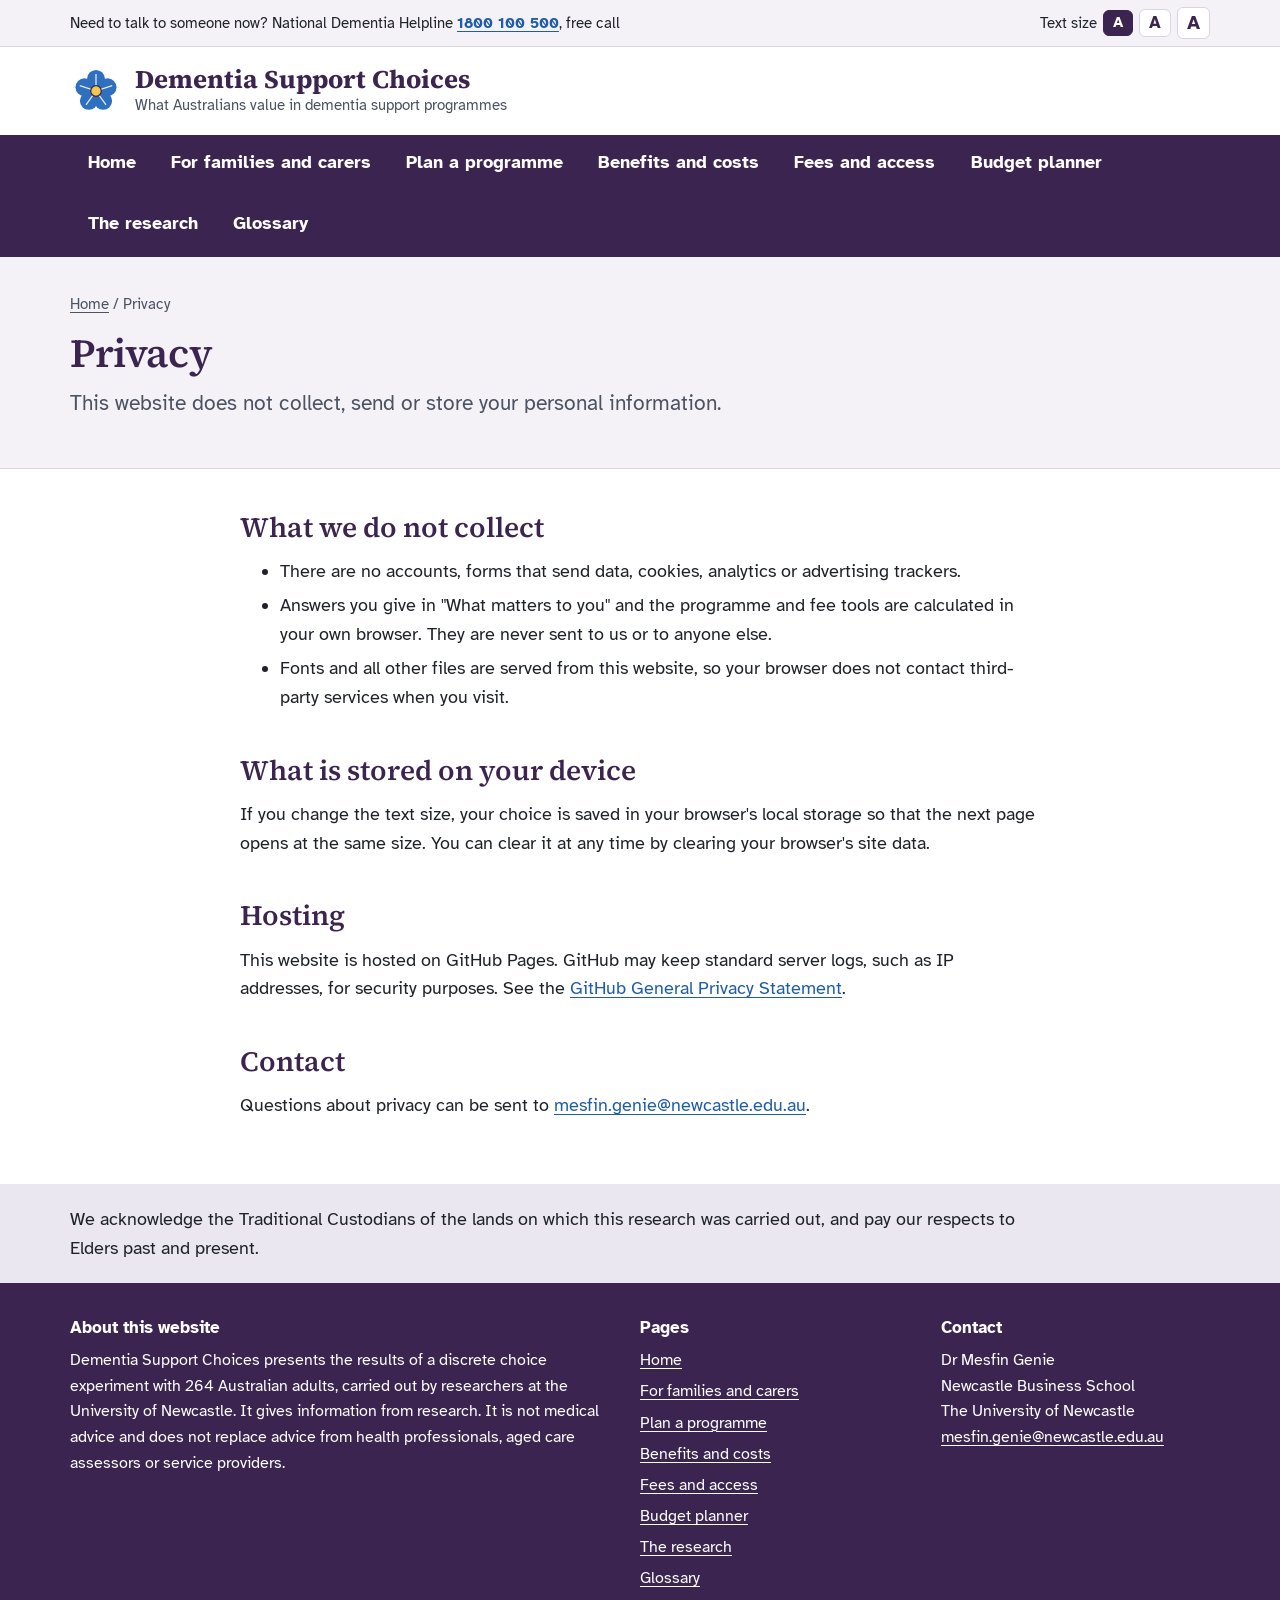
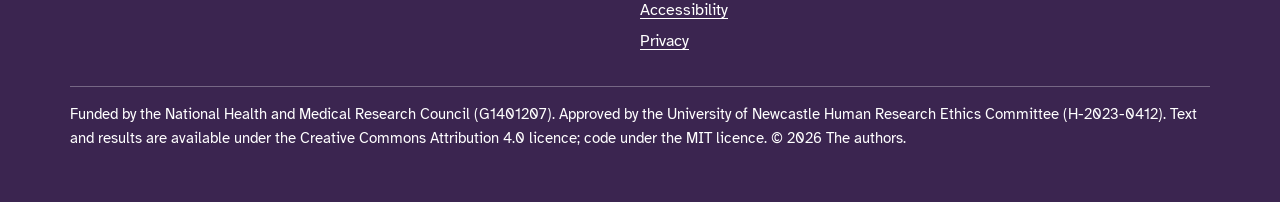
<file: privacy.html>
<!doctype html>
<html lang="en-AU">
<head>
  <meta charset="utf-8">
  <meta name="viewport" content="width=device-width, initial-scale=1">
  <title>Privacy | Dementia Support Choices</title>
  <meta name="description" content="Dementia Support Choices does not collect personal information. This page explains what the site does and does not store.">
  <meta name="theme-color" content="#3b2550">
  <meta property="og:title" content="Privacy | Dementia Support Choices">
  <meta property="og:description" content="Dementia Support Choices does not collect personal information. This page explains what the site does and does not store.">
  <meta property="og:type" content="website">
  <link rel="icon" href="assets/img/favicon.svg" type="image/svg+xml">
  <link rel="preload" href="assets/fonts/atkinson-hyperlegible-latin-400-normal.woff2" as="font" type="font/woff2" crossorigin>
  <link rel="stylesheet" href="assets/css/site.css">
</head>
<body>
  <a class="skip" href="#content">Skip to main content</a>
  <div class="helpbar">
    <div class="wrap">
      <span>Need to talk to someone now? National Dementia Helpline <a href="tel:1800100500">1800 100 500</a>, free call</span>
      <div class="textsize" role="group" aria-label="Text size">
        <span>Text size</span>
        <button type="button" data-size="standard" aria-pressed="true" aria-label="Standard text size">A</button>
        <button type="button" data-size="large" aria-pressed="false" aria-label="Larger text">A</button>
        <button type="button" data-size="largest" aria-pressed="false" aria-label="Largest text">A</button>
      </div>
    </div>
  </div>
  <header class="masthead">
    <div class="wrap">
      <a class="brand" href="index.html">
        <svg xmlns="http://www.w3.org/2000/svg" viewBox="0 0 64 64" aria-hidden="true" focusable="false">
  <g transform="translate(32 32)">
    <g fill="#2f6fbf">
      <circle cx="0" cy="-15" r="11"/>
      <circle cx="14.27" cy="-4.64" r="11"/>
      <circle cx="8.82" cy="12.14" r="11"/>
      <circle cx="-8.82" cy="12.14" r="11"/>
      <circle cx="-14.27" cy="-4.64" r="11"/>
    </g>
    <g stroke="#ffffff" stroke-width="1.6" fill="none" opacity="0.85">
      <path d="M0 -6 L0 -21"/><path d="M5.7 -1.9 L20 -6.5"/><path d="M3.5 4.9 L12.3 17"/><path d="M-3.5 4.9 L-12.3 17"/><path d="M-5.7 -1.9 L-20 -6.5"/>
    </g>
    <circle r="6.5" fill="#f2c94c" stroke="#3b2550" stroke-width="1.5"/>
  </g>
</svg>

        <span><span class="brand-name">Dementia Support Choices</span>
        <span class="brand-sub">What Australians value in dementia support programmes</span></span>
      </a>
    </div>
  </header>
  <nav class="mainnav" aria-label="Main">
    <div class="wrap">
      <ul>
        <li><a href="index.html">Home</a></li>
        <li><a href="families.html">For families and carers</a></li>
        <li><a href="plan.html">Plan a programme</a></li>
        <li><a href="value.html">Benefits and costs</a></li>
        <li><a href="fees.html">Fees and access</a></li>
        <li><a href="budget.html">Budget planner</a></li>
        <li><a href="research.html">The research</a></li>
        <li><a href="glossary.html">Glossary</a></li>
      </ul>
    </div>
  </nav>
  <main id="content" tabindex="-1">
    <noscript><div class="wrap"><p class="noscript">The calculators on this site need JavaScript. The written information can be read without it.</p></div></noscript>
    <div class="pagehead">
      <div class="wrap">
        <nav class="crumbs" aria-label="Breadcrumb"><a href="index.html">Home</a> / <span aria-current="page">Privacy</span></nav>
<h1>Privacy</h1>
        <p class="lead">This website does not collect, send or store your personal information.</p>
      </div>
    </div>
    <div class="wrap prose">
      <h2>What we do not collect</h2>
      <ul>
        <li>There are no accounts, forms that send data, cookies, analytics or advertising trackers.</li>
        <li>Answers you give in "What matters to you" and the programme and fee tools are calculated in your own browser. They are never sent to us or to anyone else.</li>
        <li>Fonts and all other files are served from this website, so your browser does not contact third-party services when you visit.</li>
      </ul>
      <h2>What is stored on your device</h2>
      <p>If you change the text size, your choice is saved in your browser's local storage so that the next page opens at the same size. You can clear it at any time by clearing your browser's site data.</p>
      <h2>Hosting</h2>
      <p>This website is hosted on GitHub Pages. GitHub may keep standard server logs, such as IP addresses, for security purposes. See the <a href="https://docs.github.com/en/site-policy/privacy-policies/github-general-privacy-statement">GitHub General Privacy Statement</a>.</p>
      <h2>Contact</h2>
      <p>Questions about privacy can be sent to <a href="mailto:mesfin.genie@newcastle.edu.au">mesfin.genie@newcastle.edu.au</a>.</p>
    </div>
  </main>
  <div class="acknowledgement">
    <div class="wrap">
      <p>We acknowledge the Traditional Custodians of the lands on which this research was carried out, and pay our respects to Elders past and present.</p>
    </div>
  </div>
  <footer class="site">
    <div class="wrap">
      <div>
        <h2>About this website</h2>
        <p>Dementia Support Choices presents the results of a discrete choice experiment with 264 Australian adults, carried out by researchers at the University of Newcastle. It gives information from research. It is not medical advice and does not replace advice from health professionals, aged care assessors or service providers.</p>
      </div>
      <div>
        <h2>Pages</h2>
        <ul>
          <li><a href="index.html">Home</a></li>
          <li><a href="families.html">For families and carers</a></li>
          <li><a href="plan.html">Plan a programme</a></li>
          <li><a href="value.html">Benefits and costs</a></li>
          <li><a href="fees.html">Fees and access</a></li>
          <li><a href="budget.html">Budget planner</a></li>
          <li><a href="research.html">The research</a></li>
          <li><a href="glossary.html">Glossary</a></li>
          <li><a href="accessibility.html">Accessibility</a></li>
          <li><a href="privacy.html">Privacy</a></li>
        </ul>
      </div>
      <div>
        <h2>Contact</h2>
        <p>Dr Mesfin Genie<br>Newcastle Business School<br>The University of Newcastle<br><a href="mailto:mesfin.genie@newcastle.edu.au">mesfin.genie@newcastle.edu.au</a></p>
      </div>
      <p class="legal">Funded by the National Health and Medical Research Council (G1401207). Approved by the University of Newcastle Human Research Ethics Committee (H-2023-0412). Text and results are available under the Creative Commons Attribution 4.0 licence; code under the MIT licence. &copy; <span data-year>2026</span> The authors.</p>
    </div>
  </footer>
  <script type="module">import { boot } from "./assets/js/common.js"; boot();</script>
</body>
</html>
</file>
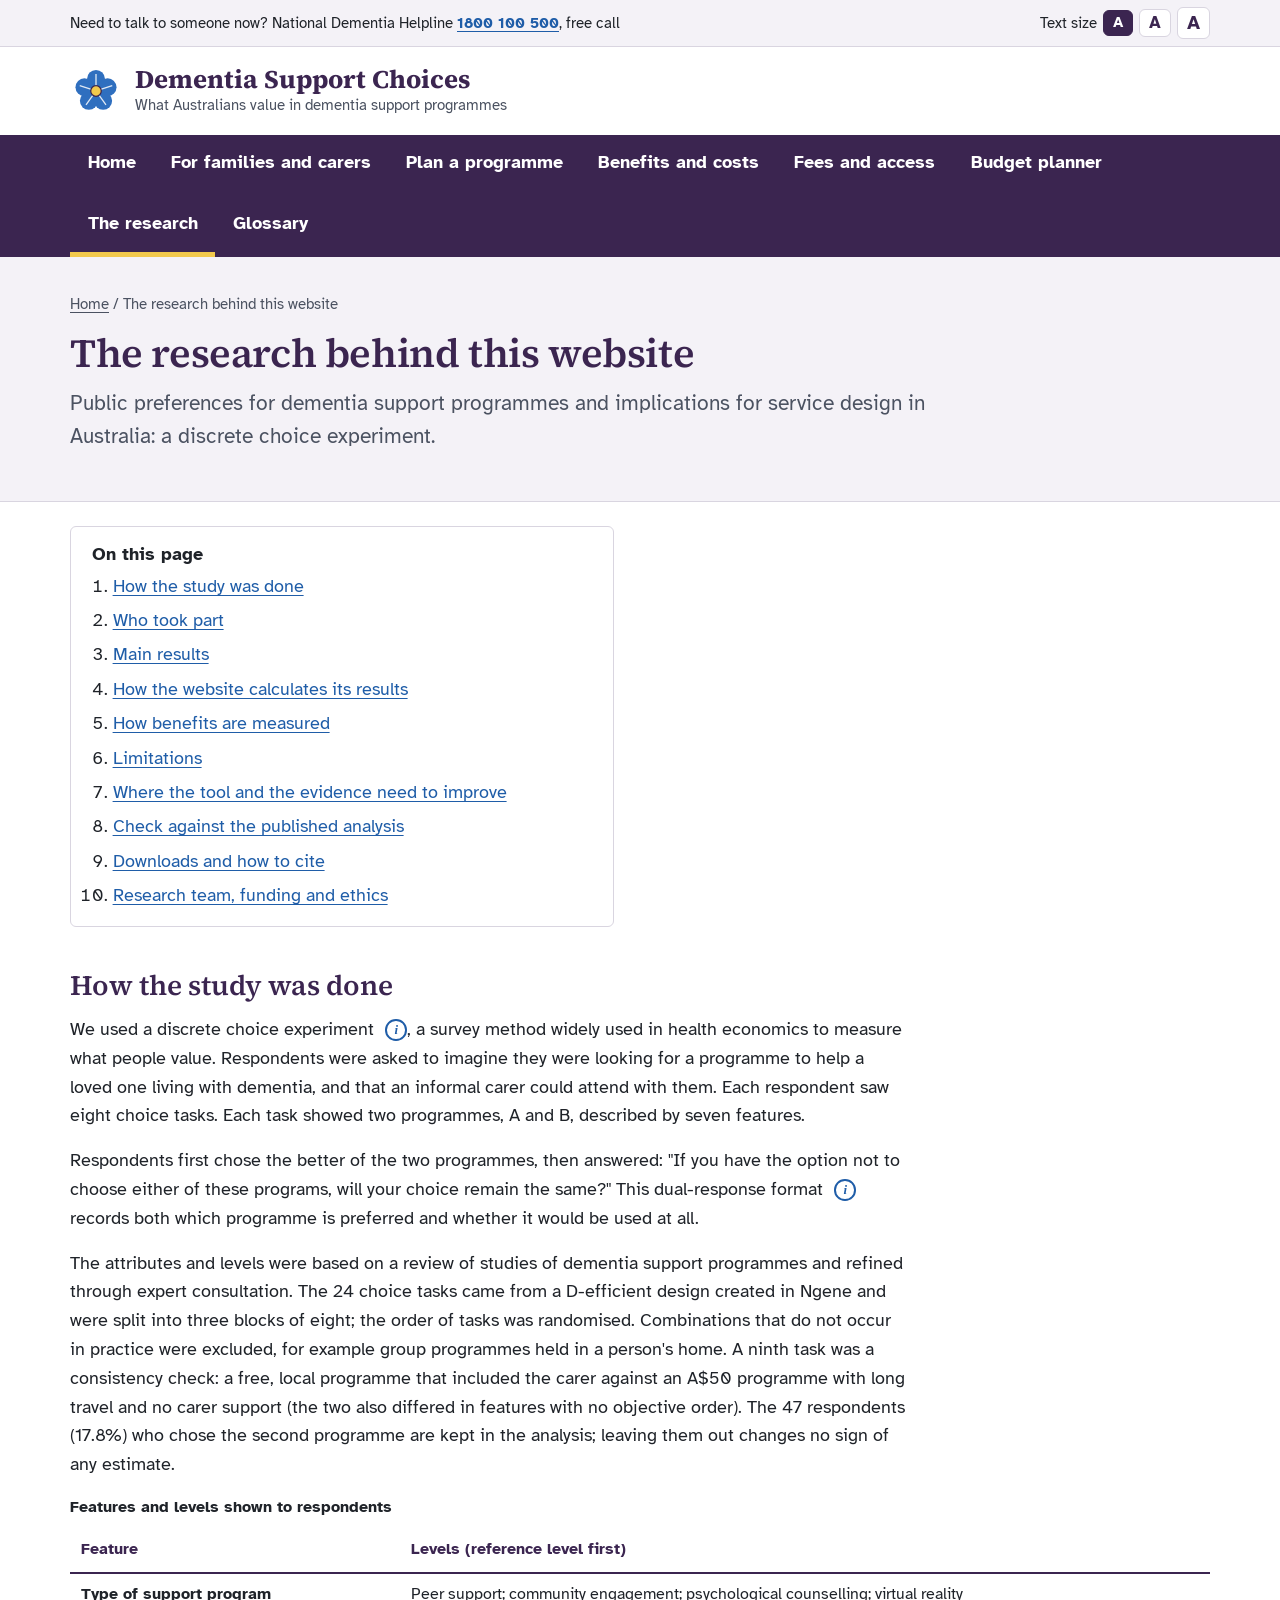
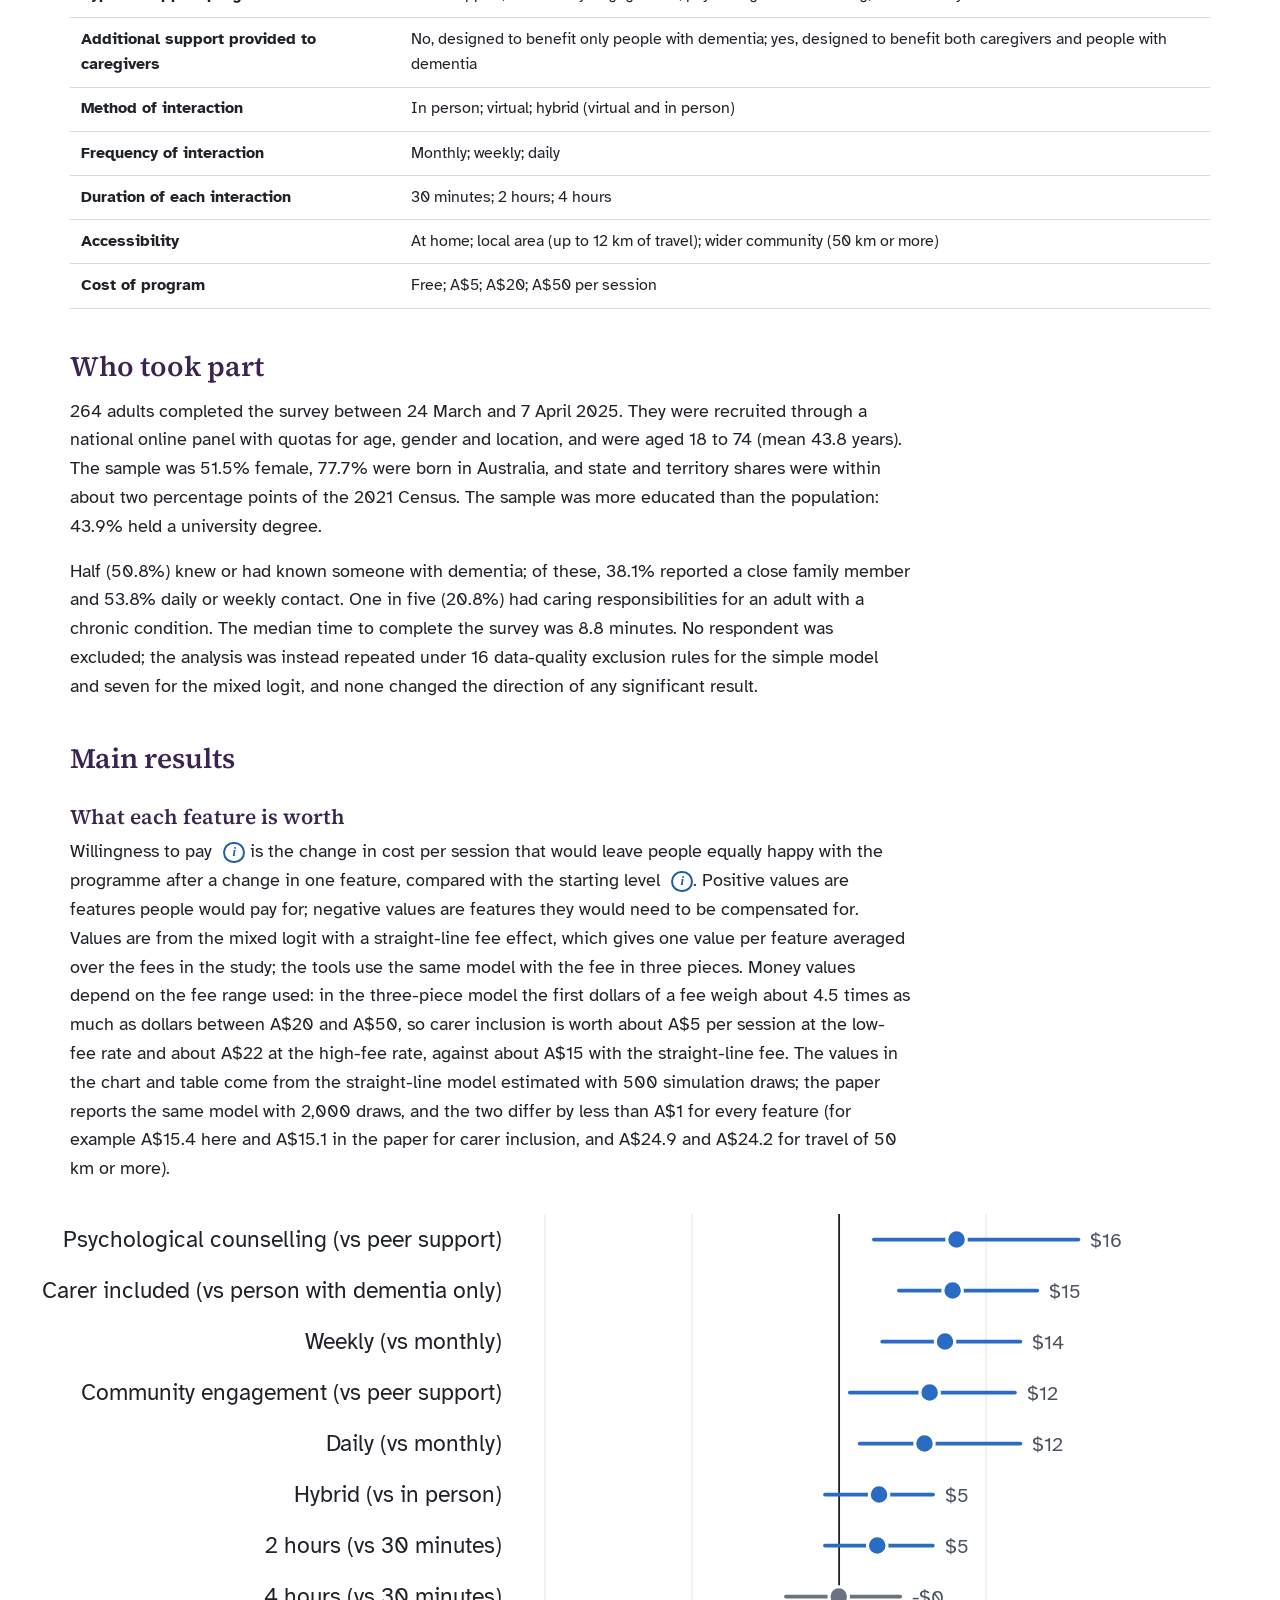
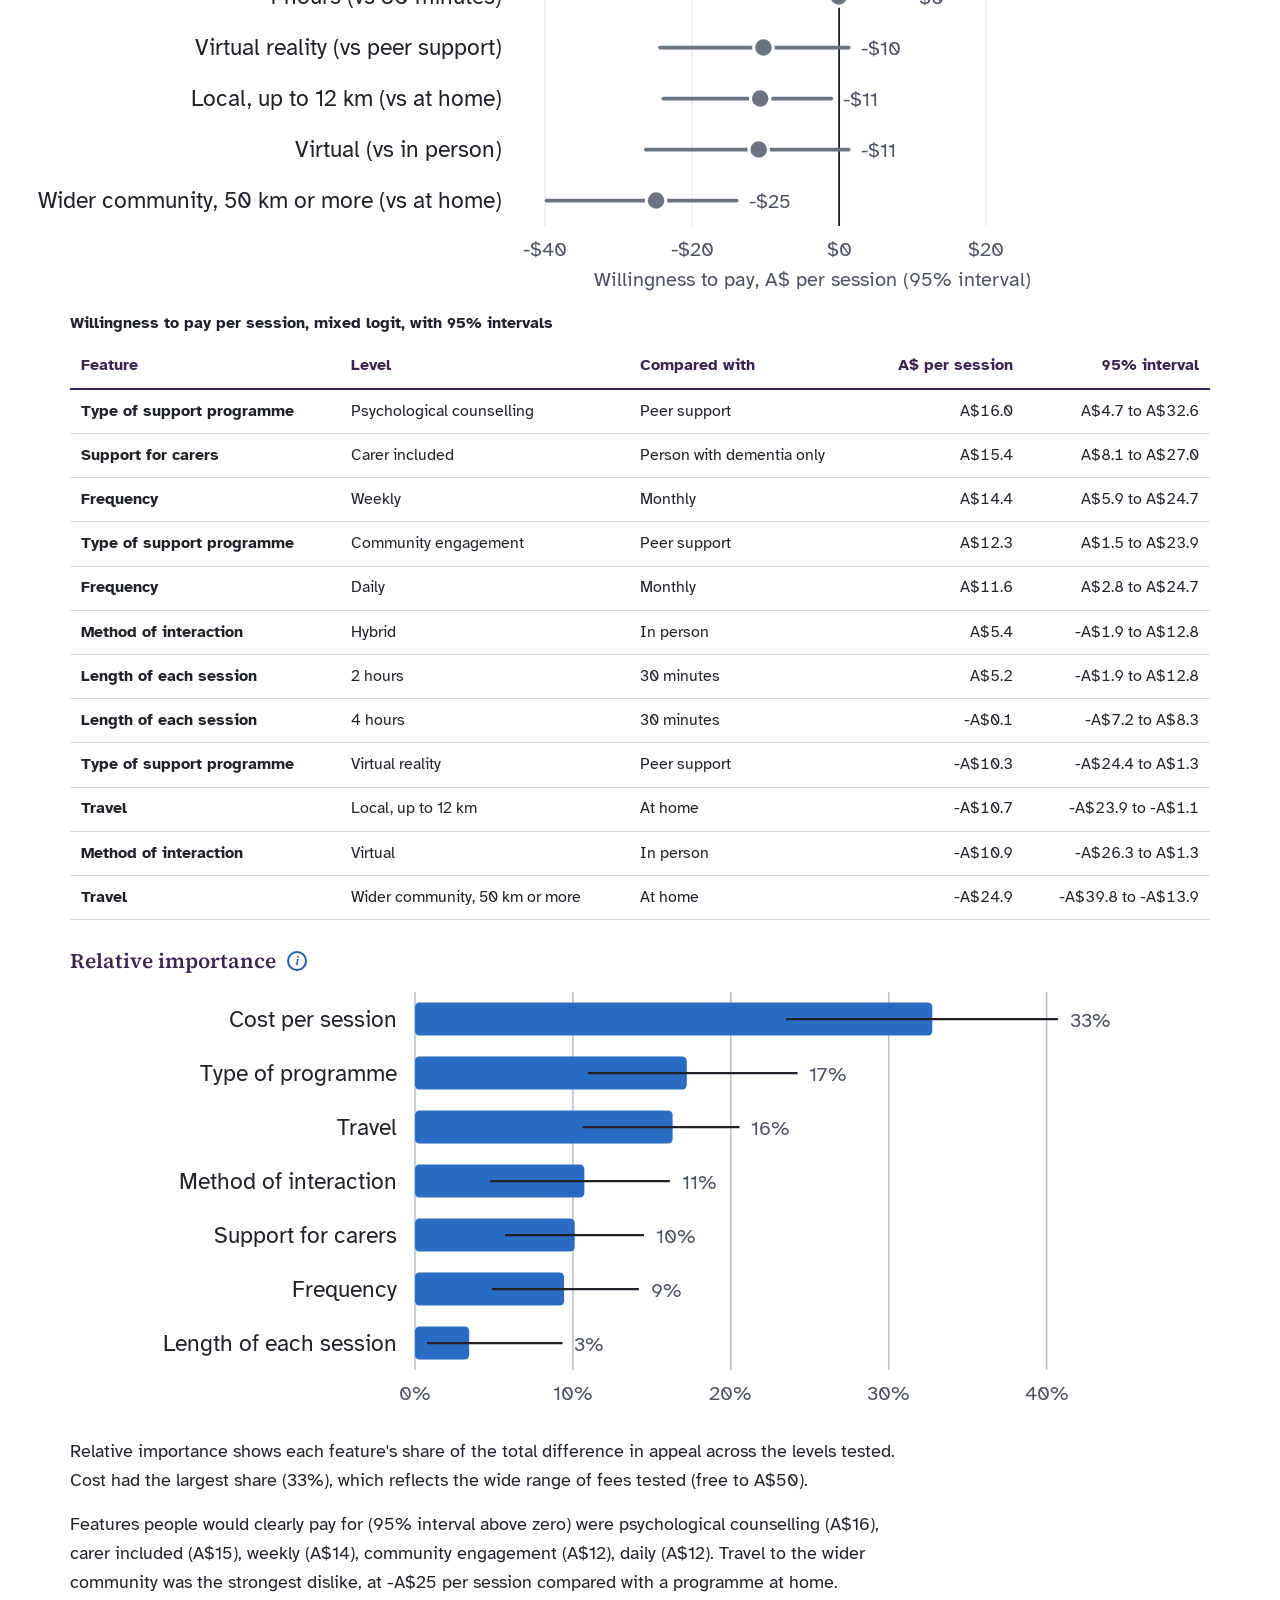
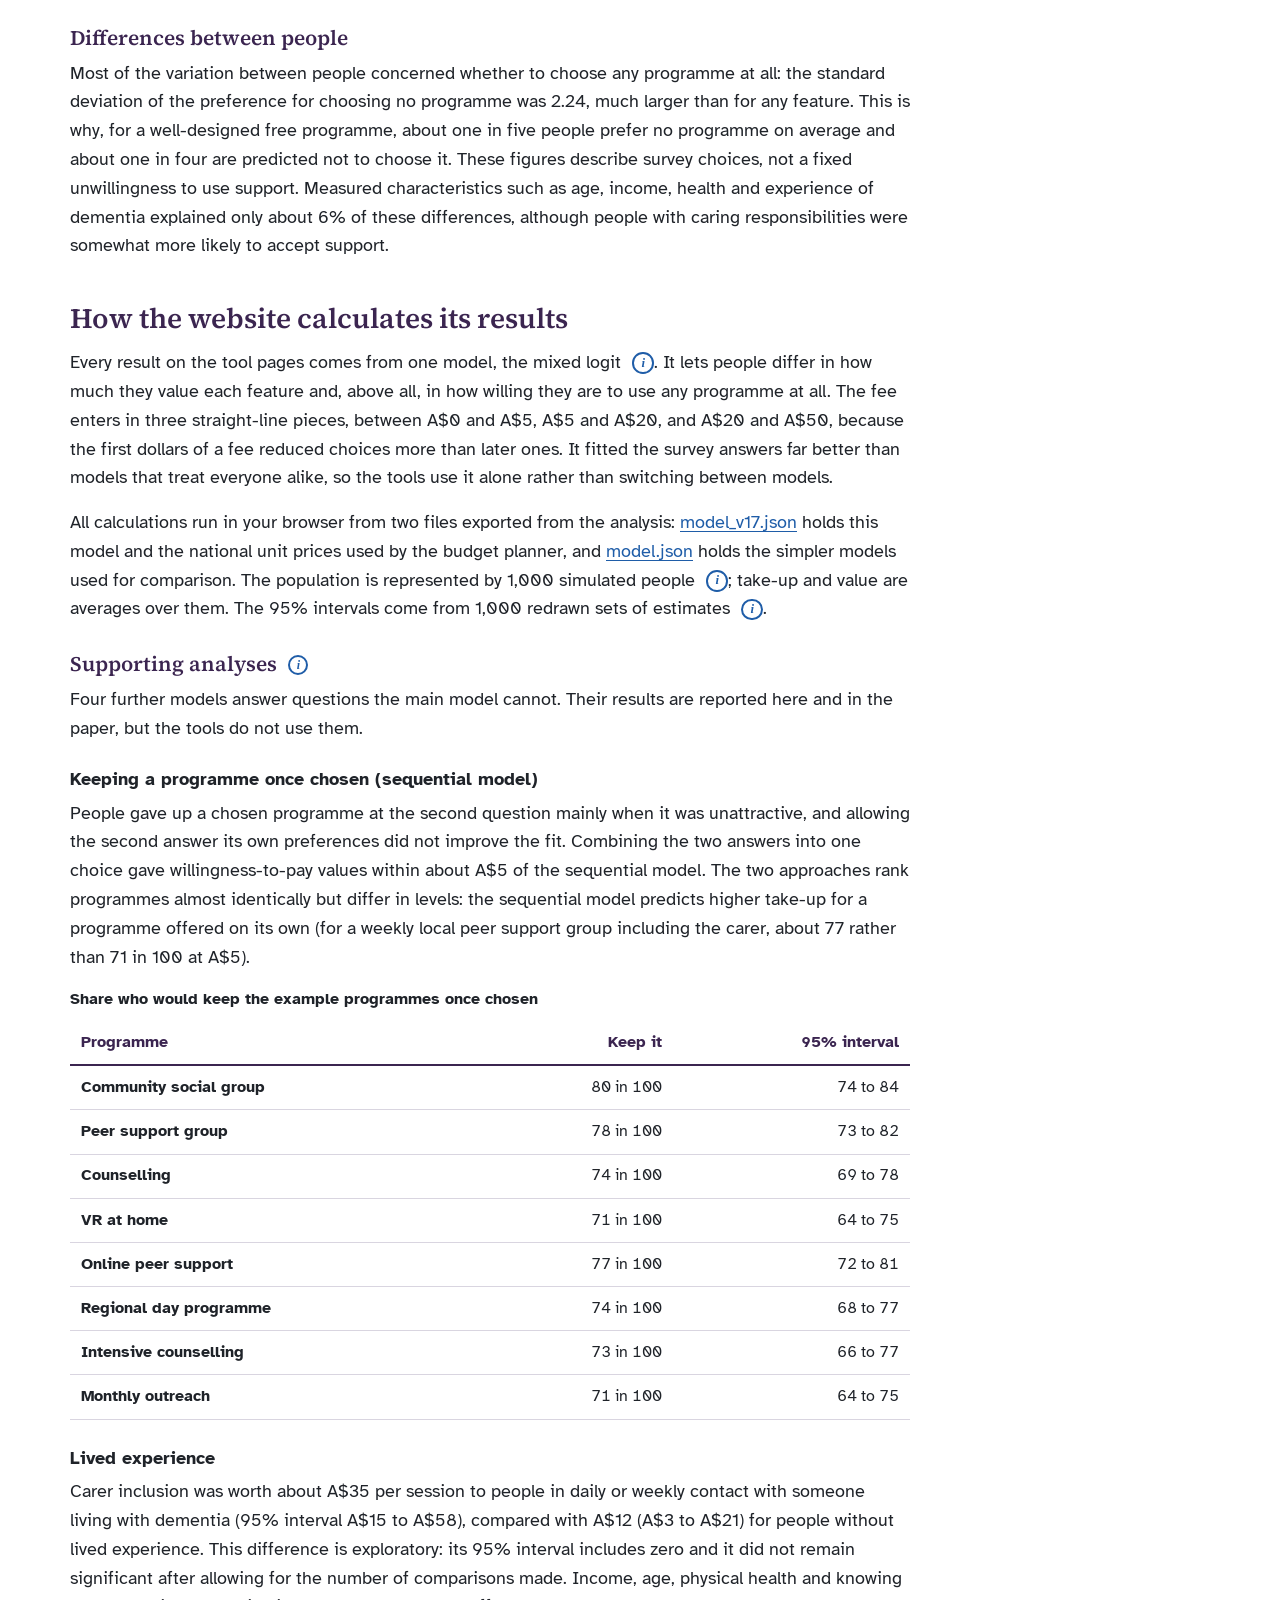
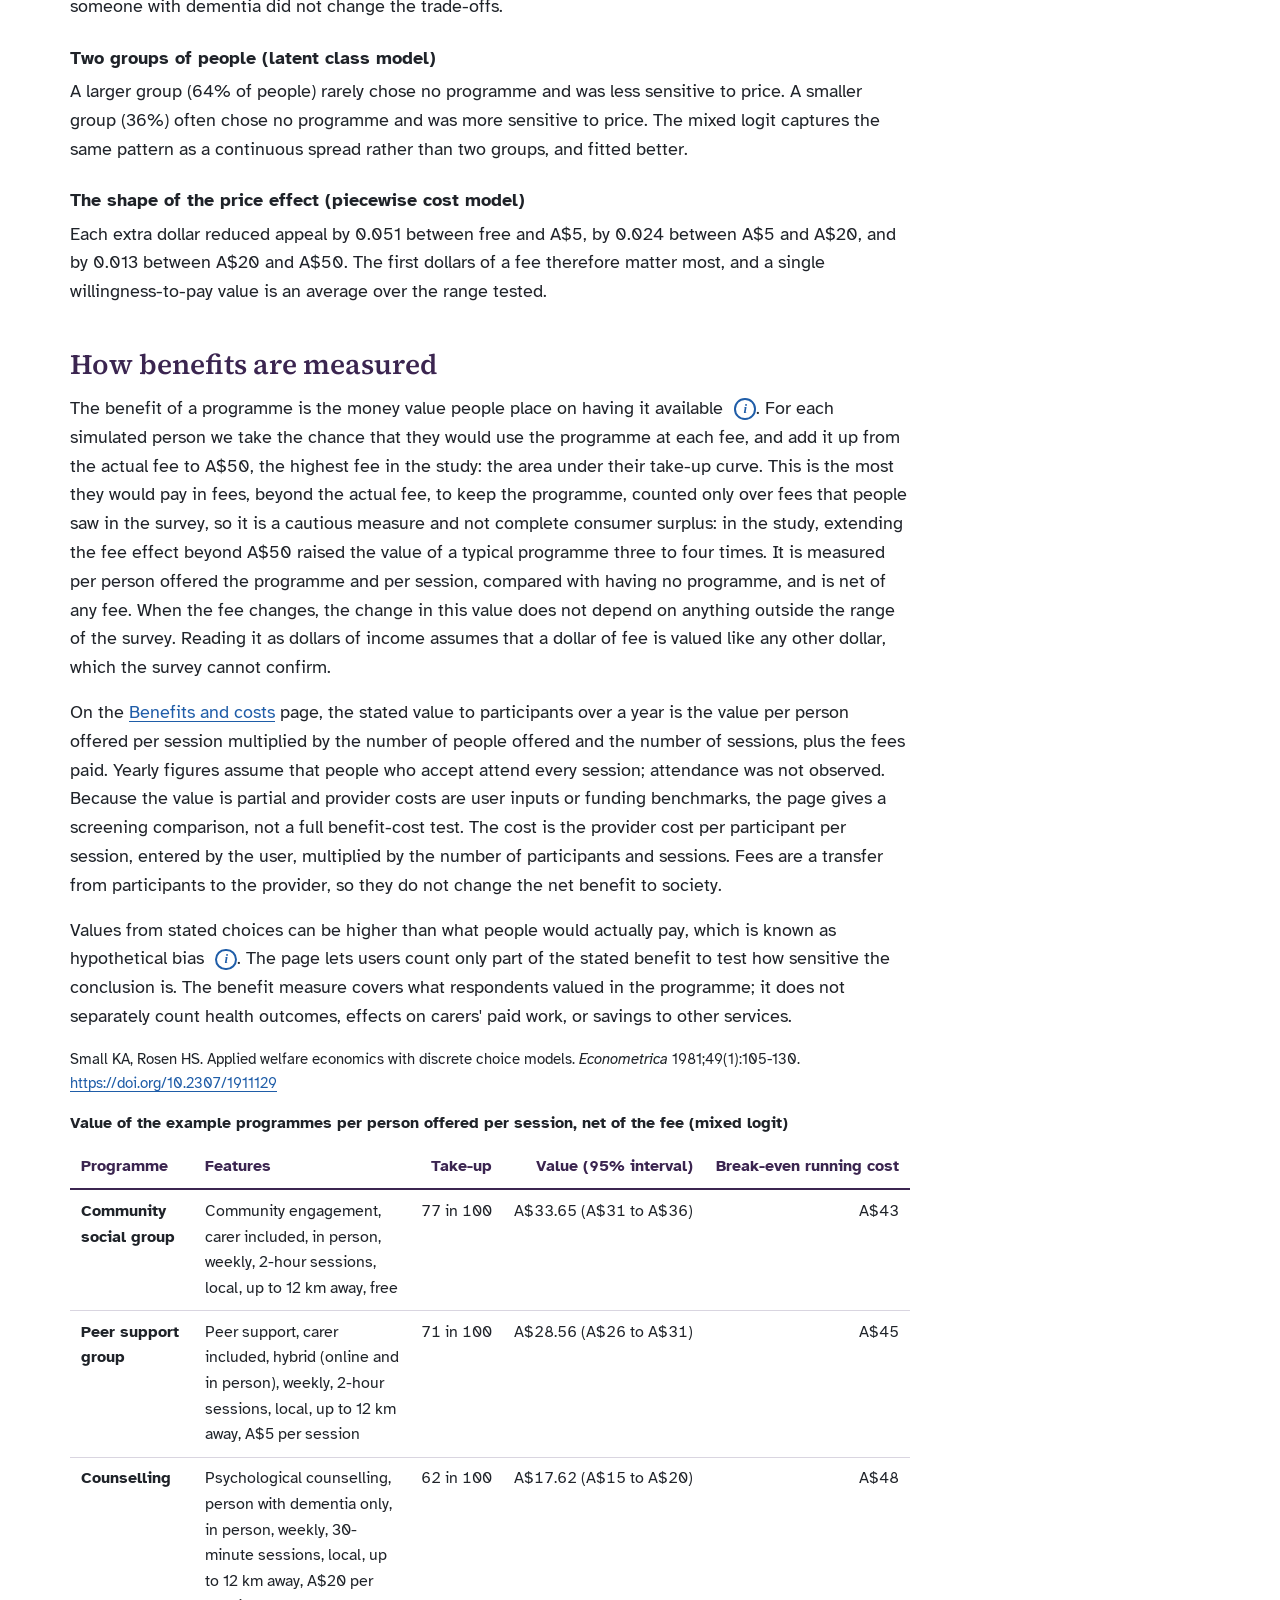
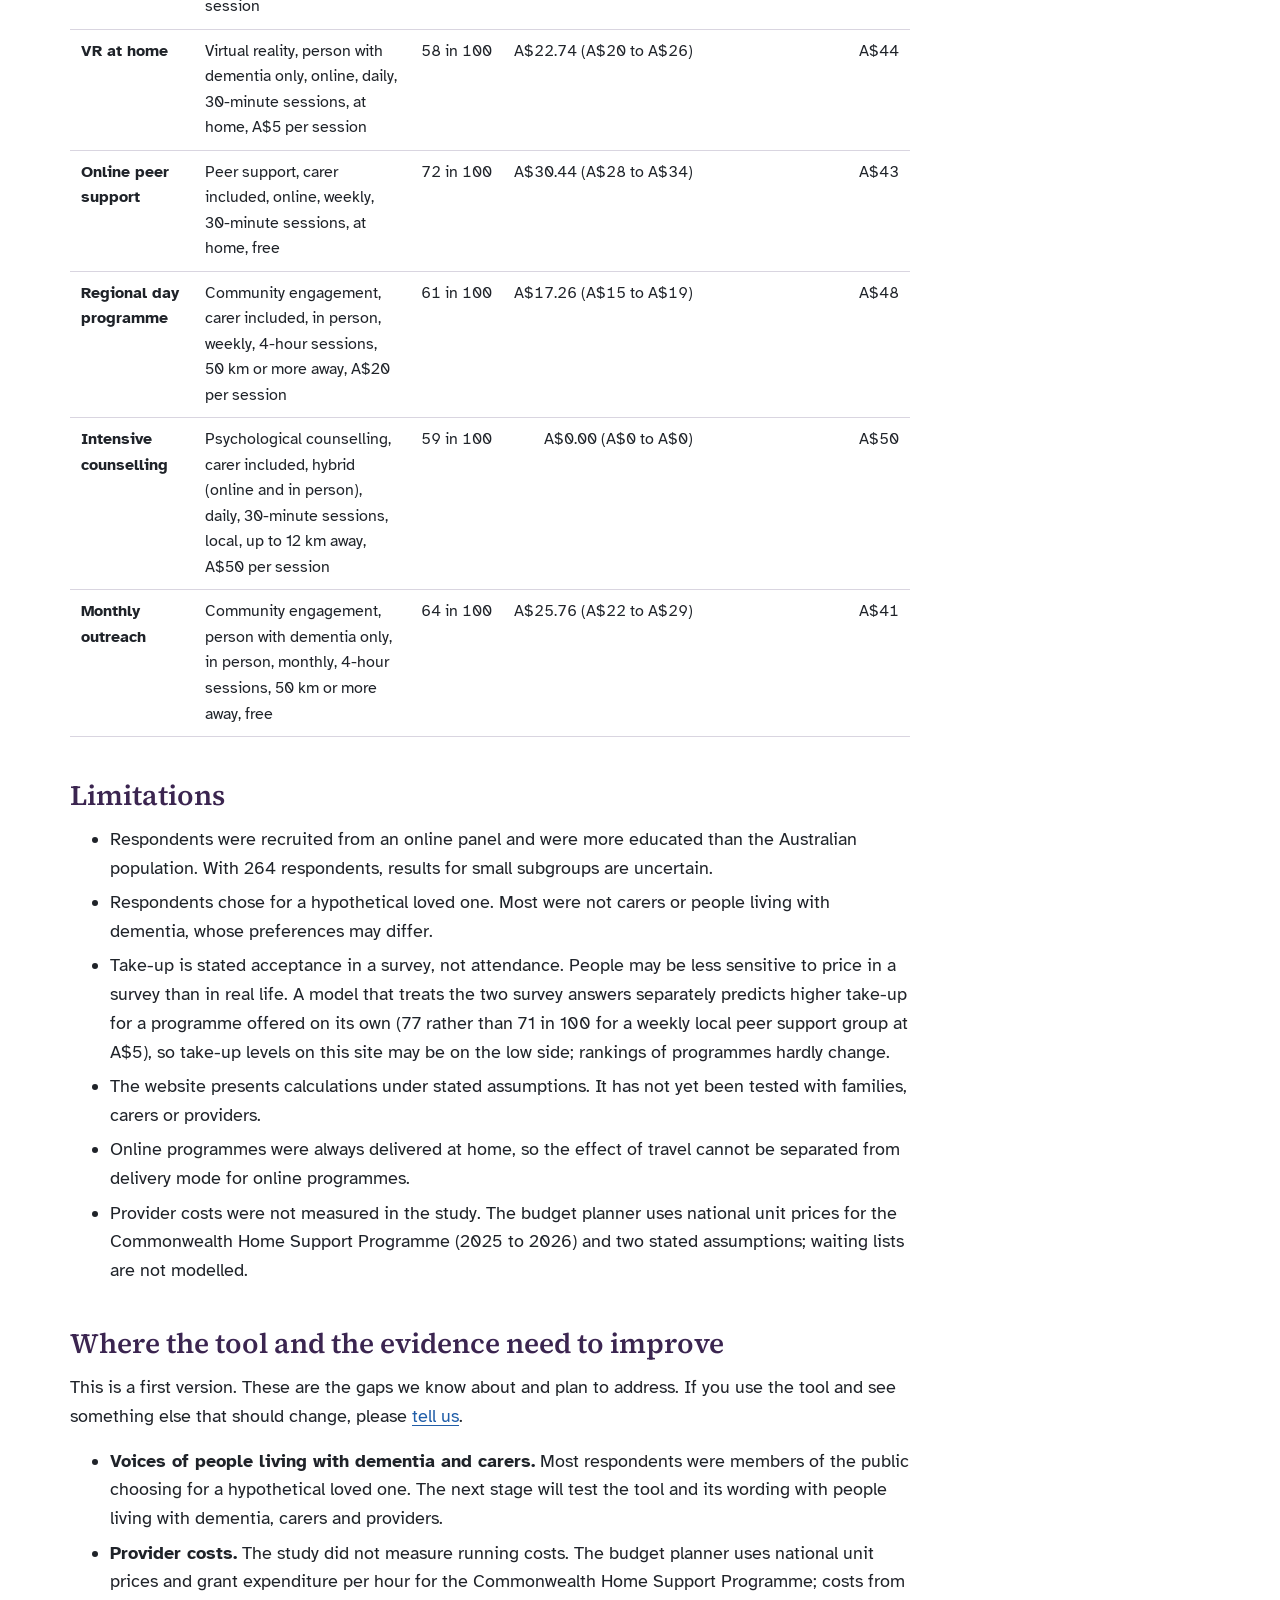
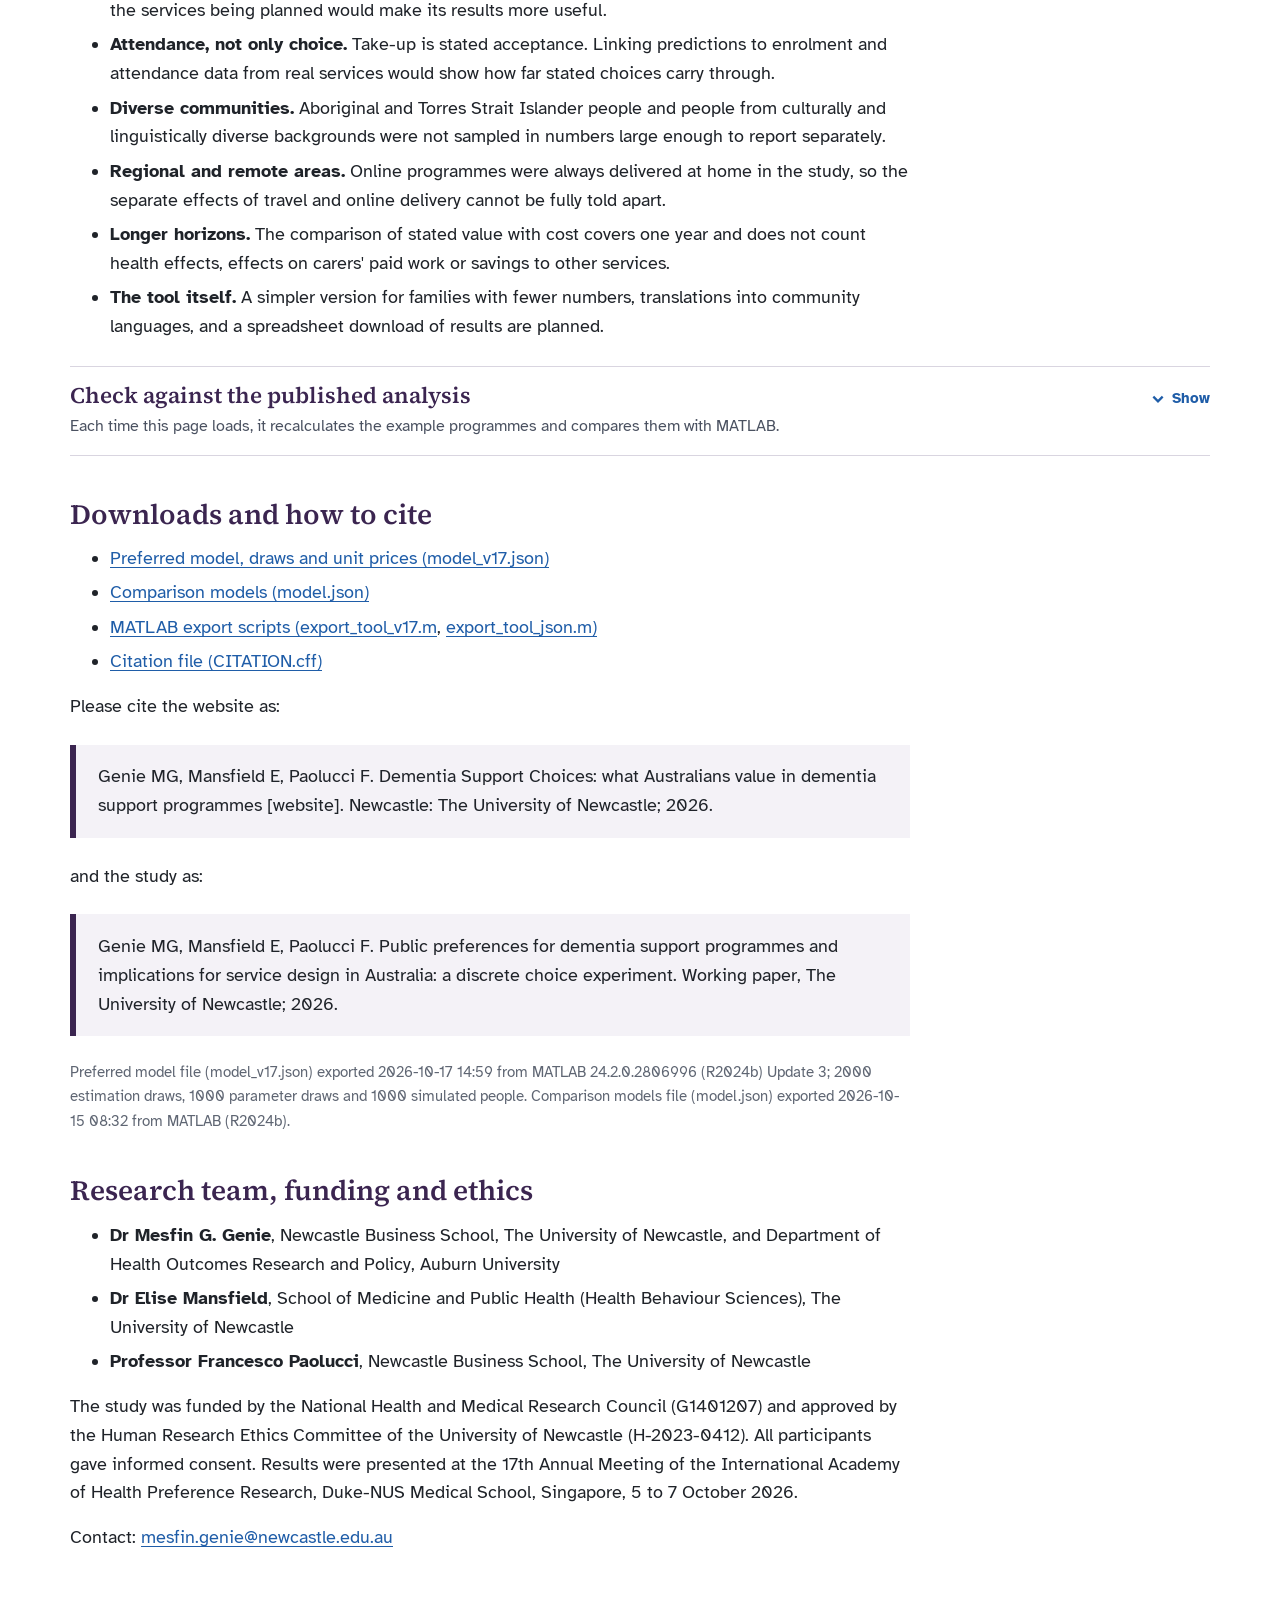
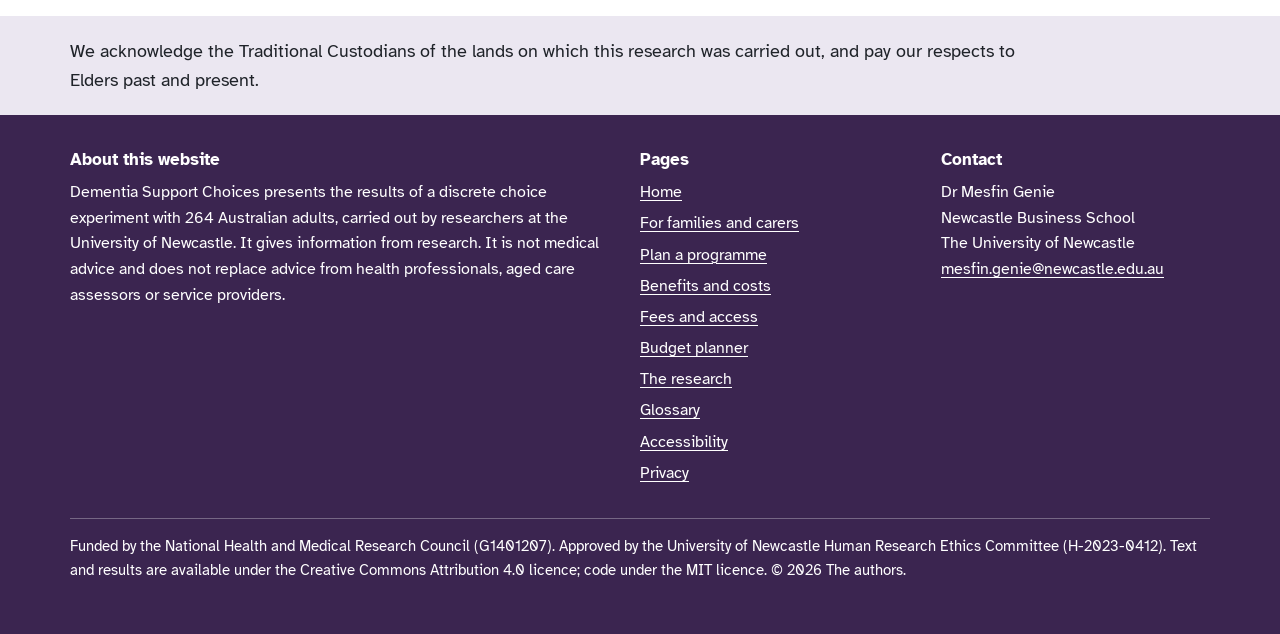
<file: research.html>
<!doctype html>
<html lang="en-AU">
<head>
  <meta charset="utf-8">
  <meta name="viewport" content="width=device-width, initial-scale=1">
  <title>The research | Dementia Support Choices</title>
  <meta name="description" content="Methods, results, limitations and downloads for the Australian discrete choice experiment on dementia support programmes behind this website.">
  <meta name="theme-color" content="#3b2550">
  <meta property="og:title" content="The research | Dementia Support Choices">
  <meta property="og:description" content="Methods, results, limitations and downloads for the Australian discrete choice experiment on dementia support programmes behind this website.">
  <meta property="og:type" content="website">
  <link rel="icon" href="assets/img/favicon.svg" type="image/svg+xml">
  <link rel="preload" href="assets/fonts/atkinson-hyperlegible-latin-400-normal.woff2" as="font" type="font/woff2" crossorigin>
  <link rel="stylesheet" href="assets/css/site.css">
</head>
<body>
  <a class="skip" href="#content">Skip to main content</a>
  <div class="helpbar">
    <div class="wrap">
      <span>Need to talk to someone now? National Dementia Helpline <a href="tel:1800100500">1800 100 500</a>, free call</span>
      <div class="textsize" role="group" aria-label="Text size">
        <span>Text size</span>
        <button type="button" data-size="standard" aria-pressed="true" aria-label="Standard text size">A</button>
        <button type="button" data-size="large" aria-pressed="false" aria-label="Larger text">A</button>
        <button type="button" data-size="largest" aria-pressed="false" aria-label="Largest text">A</button>
      </div>
    </div>
  </div>
  <header class="masthead">
    <div class="wrap">
      <a class="brand" href="index.html">
        <svg xmlns="http://www.w3.org/2000/svg" viewBox="0 0 64 64" aria-hidden="true" focusable="false">
  <g transform="translate(32 32)">
    <g fill="#2f6fbf">
      <circle cx="0" cy="-15" r="11"/>
      <circle cx="14.27" cy="-4.64" r="11"/>
      <circle cx="8.82" cy="12.14" r="11"/>
      <circle cx="-8.82" cy="12.14" r="11"/>
      <circle cx="-14.27" cy="-4.64" r="11"/>
    </g>
    <g stroke="#ffffff" stroke-width="1.6" fill="none" opacity="0.85">
      <path d="M0 -6 L0 -21"/><path d="M5.7 -1.9 L20 -6.5"/><path d="M3.5 4.9 L12.3 17"/><path d="M-3.5 4.9 L-12.3 17"/><path d="M-5.7 -1.9 L-20 -6.5"/>
    </g>
    <circle r="6.5" fill="#f2c94c" stroke="#3b2550" stroke-width="1.5"/>
  </g>
</svg>

        <span><span class="brand-name">Dementia Support Choices</span>
        <span class="brand-sub">What Australians value in dementia support programmes</span></span>
      </a>
    </div>
  </header>
  <nav class="mainnav" aria-label="Main">
    <div class="wrap">
      <ul>
        <li><a href="index.html">Home</a></li>
        <li><a href="families.html">For families and carers</a></li>
        <li><a href="plan.html">Plan a programme</a></li>
        <li><a href="value.html">Benefits and costs</a></li>
        <li><a href="fees.html">Fees and access</a></li>
        <li><a href="budget.html">Budget planner</a></li>
        <li><a href="research.html" aria-current="page">The research</a></li>
        <li><a href="glossary.html">Glossary</a></li>
      </ul>
    </div>
  </nav>
  <main id="content" tabindex="-1">
    <noscript><div class="wrap"><p class="noscript">The calculators on this site need JavaScript. The written information can be read without it.</p></div></noscript>
    <div class="pagehead">
      <div class="wrap">
        <nav class="crumbs" aria-label="Breadcrumb"><a href="index.html">Home</a> / <span aria-current="page">The research behind this website</span></nav>
<h1>The research behind this website</h1>
        <p class="lead">Public preferences for dementia support programmes and implications for service design in Australia: a discrete choice experiment.</p>
      </div>
    </div>
    <div class="wrap">
      <nav class="toc" aria-label="On this page">
        <h2>On this page</h2>
        <ol>
          <li><a href="#design">How the study was done</a></li>
          <li><a href="#sample">Who took part</a></li>
          <li><a href="#results">Main results</a></li>
          <li><a href="#methods">How the website calculates its results</a></li>
          <li><a href="#benefits">How benefits are measured</a></li>
          <li><a href="#limits">Limitations</a></li>
          <li><a href="#improve">Where the tool and the evidence need to improve</a></li>
          <li><a href="#check">Check against the published analysis</a></li>
          <li><a href="#cite">Downloads and how to cite</a></li>
          <li><a href="#team">Research team, funding and ethics</a></li>
        </ol>
      </nav>

      <section id="design">
        <h2>How the study was done</h2>
        <div class="prose">
          <p>We used a discrete choice experiment <button type="button" class="info" data-term="dce" aria-expanded="false" aria-label="What a discrete choice experiment means"><span aria-hidden="true">i</span></button>, a survey method widely used in health economics to measure what people value. Respondents were asked to imagine they were looking for a programme to help a loved one living with dementia, and that an informal carer could attend with them. Each respondent saw eight choice tasks. Each task showed two programmes, A and B, described by seven features.</p>
          <p>Respondents first chose the better of the two programmes, then answered: "If you have the option not to choose either of these programs, will your choice remain the same?" This dual-response format <button type="button" class="info" data-term="dual-response" aria-expanded="false" aria-label="What dual response means"><span aria-hidden="true">i</span></button> records both which programme is preferred and whether it would be used at all.</p>
          <p>The attributes and levels were based on a review of studies of dementia support programmes and refined through expert consultation. The 24 choice tasks came from a D-efficient design created in Ngene and were split into three blocks of eight; the order of tasks was randomised. Combinations that do not occur in practice were excluded, for example group programmes held in a person's home. A ninth task was a consistency check: a free, local programme that included the carer against an A$50 programme with long travel and no carer support (the two also differed in features with no objective order). The 47 respondents (17.8%) who chose the second programme are kept in the analysis; leaving them out changes no sign of any estimate.</p>
        </div>
        <div class="table-scroll">
          <table>
            <caption>Features and levels shown to respondents</caption>
            <thead><tr><th scope="col">Feature</th><th scope="col">Levels (reference level first)</th></tr></thead>
            <tbody>
              <tr><th scope="row">Type of support program</th><td>Peer support; community engagement; psychological counselling; virtual reality</td></tr>
              <tr><th scope="row">Additional support provided to caregivers</th><td>No, designed to benefit only people with dementia; yes, designed to benefit both caregivers and people with dementia</td></tr>
              <tr><th scope="row">Method of interaction</th><td>In person; virtual; hybrid (virtual and in person)</td></tr>
              <tr><th scope="row">Frequency of interaction</th><td>Monthly; weekly; daily</td></tr>
              <tr><th scope="row">Duration of each interaction</th><td>30 minutes; 2 hours; 4 hours</td></tr>
              <tr><th scope="row">Accessibility</th><td>At home; local area (up to 12 km of travel); wider community (50 km or more)</td></tr>
              <tr><th scope="row">Cost of program</th><td>Free; A$5; A$20; A$50 per session</td></tr>
            </tbody>
          </table>
        </div>
      </section>

      <section id="sample" class="prose">
        <h2>Who took part</h2>
        <p>264 adults completed the survey between 24 March and 7 April 2025. They were recruited through a national online panel with quotas for age, gender and location, and were aged 18 to 74 (mean 43.8 years). The sample was 51.5% female, 77.7% were born in Australia, and state and territory shares were within about two percentage points of the 2021 Census. The sample was more educated than the population: 43.9% held a university degree.</p>
        <p>Half (50.8%) knew or had known someone with dementia; of these, 38.1% reported a close family member and 53.8% daily or weekly contact. One in five (20.8%) had caring responsibilities for an adult with a chronic condition. The median time to complete the survey was 8.8 minutes. No respondent was excluded; the analysis was instead repeated under 16 data-quality exclusion rules for the simple model and seven for the mixed logit, and none changed the direction of any significant result.</p>
      </section>

      <section id="results">
        <h2>Main results</h2>
        <h3>What each feature is worth</h3>
        <div class="prose"><p>Willingness to pay <button type="button" class="info" data-term="wtp" aria-expanded="false" aria-label="What willingness to pay means"><span aria-hidden="true">i</span></button> is the change in cost per session that would leave people equally happy with the programme after a change in one feature, compared with the starting level <button type="button" class="info" data-term="reference-level" aria-expanded="false" aria-label="What the starting level means"><span aria-hidden="true">i</span></button>. Positive values are features people would pay for; negative values are features they would need to be compensated for. Values are from the mixed logit with a straight-line fee effect, which gives one value per feature averaged over the fees in the study; the tools use the same model with the fee in three pieces. Money values depend on the fee range used: in the three-piece model the first dollars of a fee weigh about 4.5 times as much as dollars between A$20 and A$50, so carer inclusion is worth about A$5 per session at the low-fee rate and about A$22 at the high-fee rate, against about A$15 with the straight-line fee. The values in the chart and table come from the straight-line model estimated with 500 simulation draws; the paper reports the same model with 2,000 draws, and the two differ by less than A$1 for every feature (for example A$15.4 here and A$15.1 in the paper for carer inclusion, and A$24.9 and A$24.2 for travel of 50 km or more).</p></div>
        <div id="wtp-chart"></div>
        <div class="table-scroll" id="wtp-table"></div>
        <h3>Relative importance <button type="button" class="info" data-term="importance" aria-expanded="false" aria-label="What relative importance means"><span aria-hidden="true">i</span></button></h3>
        <div id="ri-chart"></div>
        <div class="prose" id="results-text"></div>
      </section>

      <section id="methods" class="prose">
        <h2>How the website calculates its results</h2>
        <p>Every result on the tool pages comes from one model, the mixed logit <button type="button" class="info" data-term="model" aria-expanded="false" aria-label="What the mixed logit means"><span aria-hidden="true">i</span></button>. It lets people differ in how much they value each feature and, above all, in how willing they are to use any programme at all. The fee enters in three straight-line pieces, between A$0 and A$5, A$5 and A$20, and A$20 and A$50, because the first dollars of a fee reduced choices more than later ones. It fitted the survey answers far better than models that treat everyone alike, so the tools use it alone rather than switching between models.</p>
        <p>All calculations run in your browser from two files exported from the analysis: <a href="data/model_v17.json">model_v17.json</a> holds this model and the national unit prices used by the budget planner, and <a href="data/model.json">model.json</a> holds the simpler models used for comparison. The population is represented by 1,000 simulated people <button type="button" class="info" data-term="simulated-people" aria-expanded="false" aria-label="What simulated people means"><span aria-hidden="true">i</span></button>; take-up and value are averages over them. The 95% intervals come from 1,000 redrawn sets of estimates <button type="button" class="info" data-term="krinsky-robb" aria-expanded="false" aria-label="What the Krinsky-Robb method means"><span aria-hidden="true">i</span></button>.</p>
        <h3>Supporting analyses <button type="button" class="info" data-term="supporting-analyses" aria-expanded="false" aria-label="What supporting analyses means"><span aria-hidden="true">i</span></button></h3>
        <p>Four further models answer questions the main model cannot. Their results are reported here and in the paper, but the tools do not use them.</p>
        <div id="supporting"></div>
      </section>

      <section id="benefits" class="prose">
        <h2>How benefits are measured</h2>
        <p>The benefit of a programme is the money value people place on having it available <button type="button" class="info" data-term="value" aria-expanded="false" aria-label="What value to families means"><span aria-hidden="true">i</span></button>. For each simulated person we take the chance that they would use the programme at each fee, and add it up from the actual fee to A$50, the highest fee in the study: the area under their take-up curve. This is the most they would pay in fees, beyond the actual fee, to keep the programme, counted only over fees that people saw in the survey, so it is a cautious measure and not complete consumer surplus: in the study, extending the fee effect beyond A$50 raised the value of a typical programme three to four times. It is measured per person offered the programme and per session, compared with having no programme, and is net of any fee. When the fee changes, the change in this value does not depend on anything outside the range of the survey. Reading it as dollars of income assumes that a dollar of fee is valued like any other dollar, which the survey cannot confirm.</p>
        <p>On the <a href="value.html">Benefits and costs</a> page, the stated value to participants over a year is the value per person offered per session multiplied by the number of people offered and the number of sessions, plus the fees paid. Yearly figures assume that people who accept attend every session; attendance was not observed. Because the value is partial and provider costs are user inputs or funding benchmarks, the page gives a screening comparison, not a full benefit-cost test. The cost is the provider cost per participant per session, entered by the user, multiplied by the number of participants and sessions. Fees are a transfer from participants to the provider, so they do not change the net benefit to society.</p>
        <p>Values from stated choices can be higher than what people would actually pay, which is known as hypothetical bias <button type="button" class="info" data-term="hypothetical-bias" aria-expanded="false" aria-label="What hypothetical bias means"><span aria-hidden="true">i</span></button>. The page lets users count only part of the stated benefit to test how sensitive the conclusion is. The benefit measure covers what respondents valued in the programme; it does not separately count health outcomes, effects on carers' paid work, or savings to other services.</p>
        <p class="small">Small KA, Rosen HS. Applied welfare economics with discrete choice models. <em>Econometrica</em> 1981;49(1):105-130. <a href="https://doi.org/10.2307/1911129">https://doi.org/10.2307/1911129</a></p>
      </section>

      <section id="limits" class="prose">
        <h2>Limitations</h2>
        <ul>
          <li>Respondents were recruited from an online panel and were more educated than the Australian population. With 264 respondents, results for small subgroups are uncertain.</li>
          <li>Respondents chose for a hypothetical loved one. Most were not carers or people living with dementia, whose preferences may differ.</li>
          <li>Take-up is stated acceptance in a survey, not attendance. People may be less sensitive to price in a survey than in real life. A model that treats the two survey answers separately predicts higher take-up for a programme offered on its own (77 rather than 71 in 100 for a weekly local peer support group at A$5), so take-up levels on this site may be on the low side; rankings of programmes hardly change.</li>
          <li>The website presents calculations under stated assumptions. It has not yet been tested with families, carers or providers.</li>
          <li>Online programmes were always delivered at home, so the effect of travel cannot be separated from delivery mode for online programmes.</li>
          <li>Provider costs were not measured in the study. The budget planner uses national unit prices for the Commonwealth Home Support Programme (2025 to 2026) and two stated assumptions; waiting lists are not modelled.</li>
        </ul>
      </section>

      <section id="improve" class="prose">
        <h2>Where the tool and the evidence need to improve</h2>
        <p>This is a first version. These are the gaps we know about and plan to address. If you use the tool and see something else that should change, please <a href="mailto:mesfin.genie@newcastle.edu.au?subject=Dementia%20Support%20Choices%20feedback">tell us</a>.</p>
        <ul>
          <li><strong>Voices of people living with dementia and carers.</strong> Most respondents were members of the public choosing for a hypothetical loved one. The next stage will test the tool and its wording with people living with dementia, carers and providers.</li>
          <li><strong>Provider costs.</strong> The study did not measure running costs. The budget planner uses national unit prices and grant expenditure per hour for the Commonwealth Home Support Programme; costs from the services being planned would make its results more useful.</li>
          <li><strong>Attendance, not only choice.</strong> Take-up is stated acceptance. Linking predictions to enrolment and attendance data from real services would show how far stated choices carry through.</li>
          <li><strong>Diverse communities.</strong> Aboriginal and Torres Strait Islander people and people from culturally and linguistically diverse backgrounds were not sampled in numbers large enough to report separately.</li>
          <li><strong>Regional and remote areas.</strong> Online programmes were always delivered at home in the study, so the separate effects of travel and online delivery cannot be fully told apart.</li>
          <li><strong>Longer horizons.</strong> The comparison of stated value with cost covers one year and does not count health effects, effects on carers' paid work or savings to other services.</li>
          <li><strong>The tool itself.</strong> A simpler version for families with fewer numbers, translations into community languages, and a spreadsheet download of results are planned.</li>
        </ul>
      </section>

      <div class="folds">
      <details class="fold" id="check">
        <summary><h2>Check against the published analysis</h2><span class="fold-hint">Each time this page loads, it recalculates the example programmes and compares them with MATLAB.</span></summary>
        <div class="fold-body">
          <div class="prose"><p>The website recalculates the eight example programmes and compares the results with the values written by the analysis package from the same estimates and simulated people. The mixed logit column is the one the tools use; the other two columns check supporting models. All three should agree to at least four decimal places.</p></div>
          <div class="table-scroll" id="check-table"></div>
        </div>
      </details>
      </div>

      <section id="cite" class="prose">
        <h2>Downloads and how to cite</h2>
        <ul>
          <li><a href="data/model_v17.json" download>Preferred model, draws and unit prices (model_v17.json)</a></li>
          <li><a href="data/model.json" download>Comparison models (model.json)</a></li>
          <li><a href="matlab/export_tool_v17.m" download>MATLAB export scripts (export_tool_v17.m</a>, <a href="matlab/export_tool_json.m" download>export_tool_json.m)</a></li>
          <li><a href="CITATION.cff">Citation file (CITATION.cff)</a></li>
        </ul>
        <p>Please cite the website as:</p>
        <p class="callout">Genie MG, Mansfield E, Paolucci F. Dementia Support Choices: what Australians value in dementia support programmes [website]. Newcastle: The University of Newcastle; 2026.</p>
        <p>and the study as:</p>
        <p class="callout">Genie MG, Mansfield E, Paolucci F. Public preferences for dementia support programmes and implications for service design in Australia: a discrete choice experiment. Working paper, The University of Newcastle; 2026.</p>
        <p class="small muted" id="model-meta"></p>
      </section>

      <section id="team" class="prose">
        <h2>Research team, funding and ethics</h2>
        <ul>
          <li><strong>Dr Mesfin G. Genie</strong>, Newcastle Business School, The University of Newcastle, and Department of Health Outcomes Research and Policy, Auburn University</li>
          <li><strong>Dr Elise Mansfield</strong>, School of Medicine and Public Health (Health Behaviour Sciences), The University of Newcastle</li>
          <li><strong>Professor Francesco Paolucci</strong>, Newcastle Business School, The University of Newcastle</li>
        </ul>
        <p>The study was funded by the National Health and Medical Research Council (G1401207) and approved by the Human Research Ethics Committee of the University of Newcastle (H-2023-0412). All participants gave informed consent. Results were presented at the 17th Annual Meeting of the International Academy of Health Preference Research, Duke-NUS Medical School, Singapore, 5 to 7 October 2026.</p>
        <p>Contact: <a href="mailto:mesfin.genie@newcastle.edu.au">mesfin.genie@newcastle.edu.au</a></p>
      </section>
    </div>
  </main>
  <div class="acknowledgement">
    <div class="wrap">
      <p>We acknowledge the Traditional Custodians of the lands on which this research was carried out, and pay our respects to Elders past and present.</p>
    </div>
  </div>
  <footer class="site">
    <div class="wrap">
      <div>
        <h2>About this website</h2>
        <p>Dementia Support Choices presents the results of a discrete choice experiment with 264 Australian adults, carried out by researchers at the University of Newcastle. It gives information from research. It is not medical advice and does not replace advice from health professionals, aged care assessors or service providers.</p>
      </div>
      <div>
        <h2>Pages</h2>
        <ul>
          <li><a href="index.html">Home</a></li>
          <li><a href="families.html">For families and carers</a></li>
          <li><a href="plan.html">Plan a programme</a></li>
          <li><a href="value.html">Benefits and costs</a></li>
          <li><a href="fees.html">Fees and access</a></li>
          <li><a href="budget.html">Budget planner</a></li>
          <li><a href="research.html">The research</a></li>
          <li><a href="glossary.html">Glossary</a></li>
          <li><a href="accessibility.html">Accessibility</a></li>
          <li><a href="privacy.html">Privacy</a></li>
        </ul>
      </div>
      <div>
        <h2>Contact</h2>
        <p>Dr Mesfin Genie<br>Newcastle Business School<br>The University of Newcastle<br><a href="mailto:mesfin.genie@newcastle.edu.au">mesfin.genie@newcastle.edu.au</a></p>
      </div>
      <p class="legal">Funded by the National Health and Medical Research Council (G1401207). Approved by the University of Newcastle Human Research Ethics Committee (H-2023-0412). Text and results are available under the Creative Commons Attribution 4.0 licence; code under the MIT licence. &copy; <span data-year>2026</span> The authors.</p>
    </div>
  </footer>
  <script type="module" src="assets/js/research.js"></script>
</body>
</html>
</file>
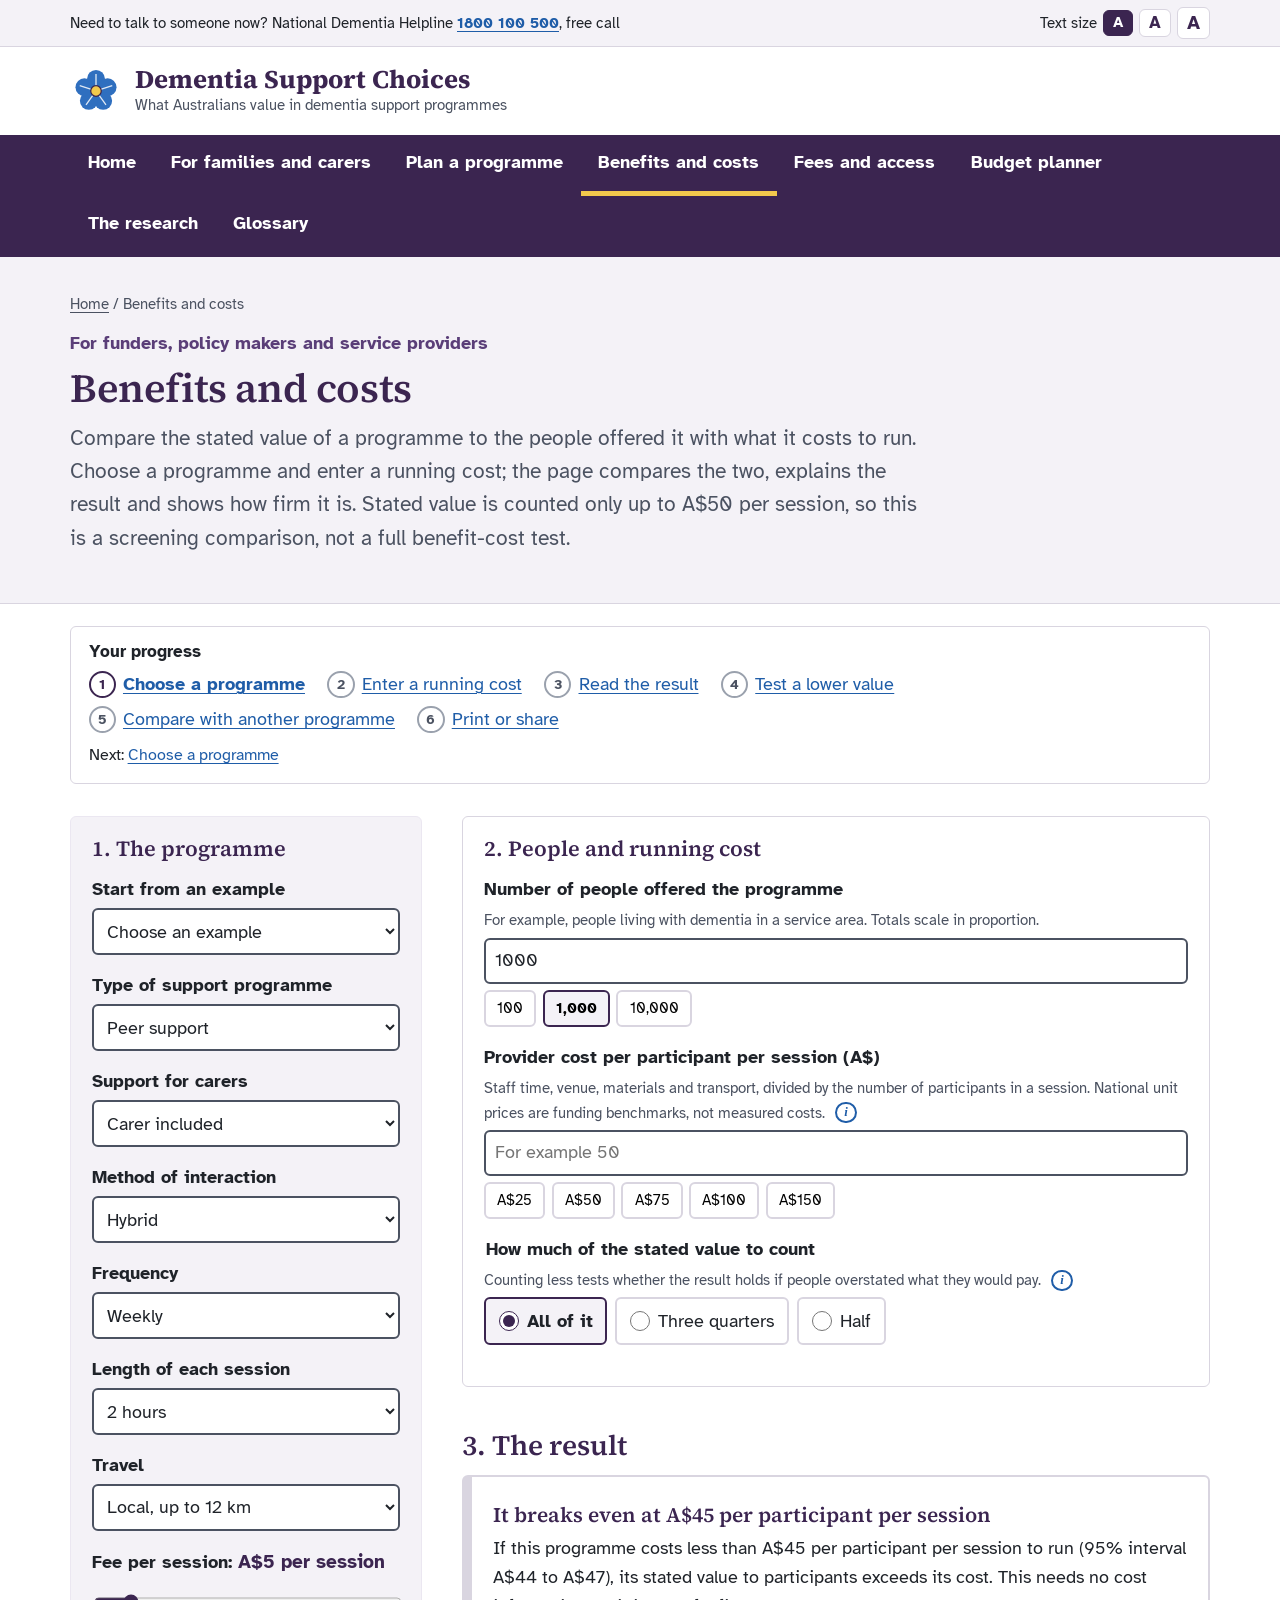
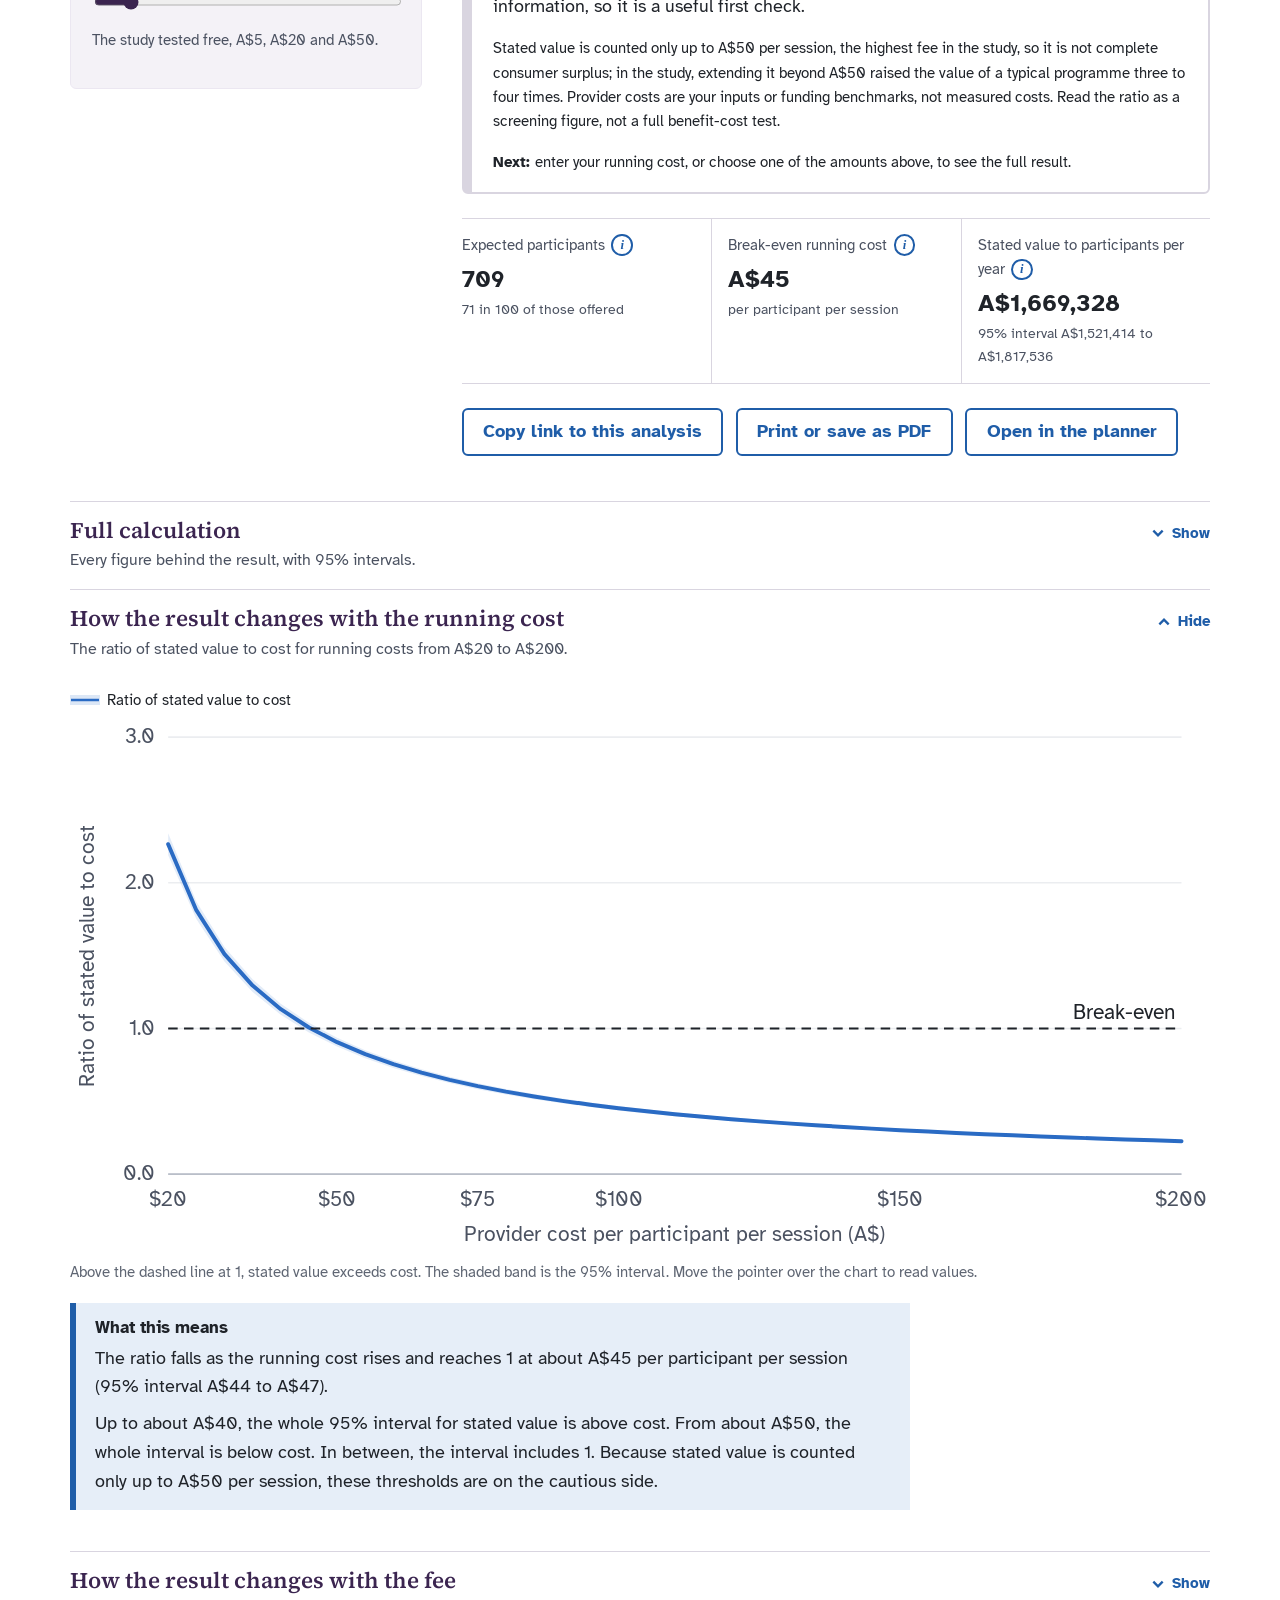
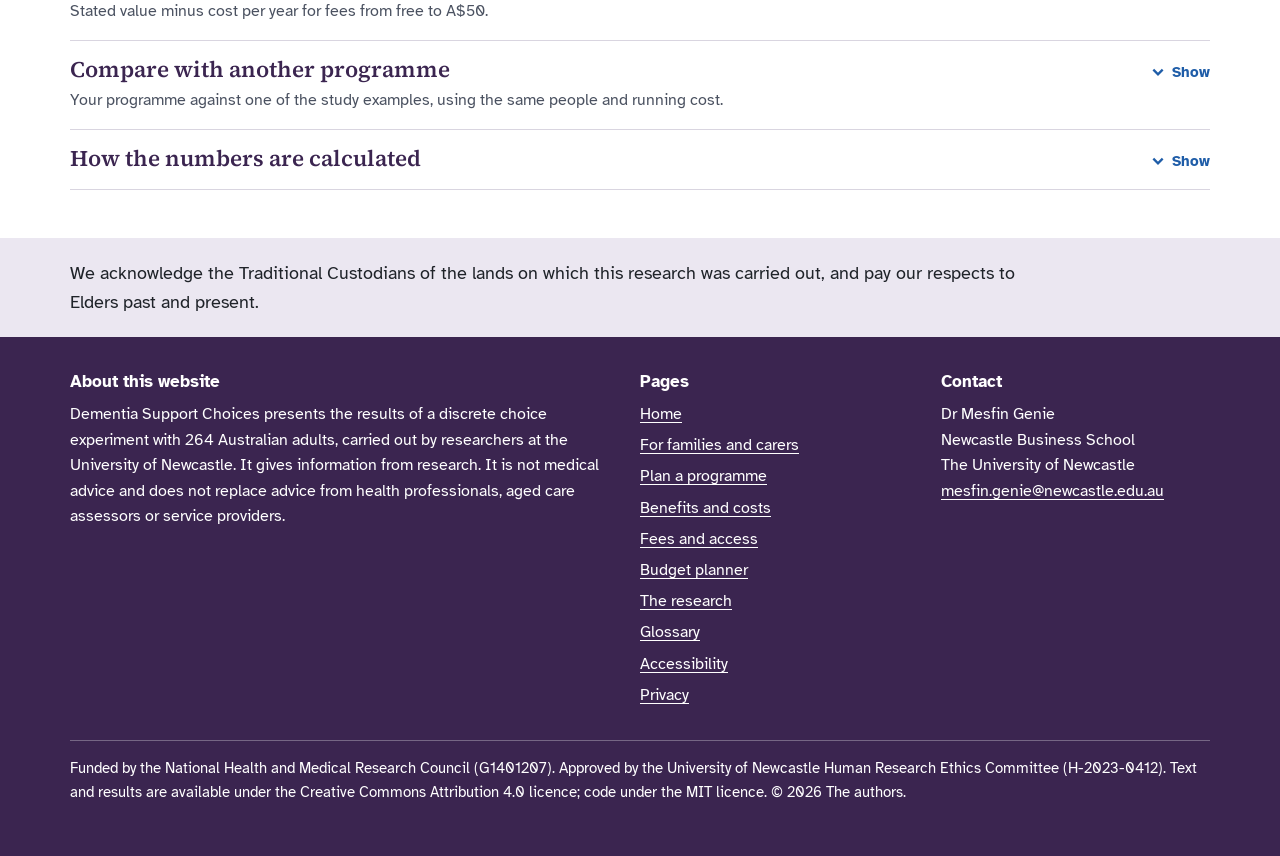
<file: value.html>
<!doctype html>
<html lang="en-AU">
<head>
  <meta charset="utf-8">
  <meta name="viewport" content="width=device-width, initial-scale=1">
  <title>Benefits and costs | Dementia Support Choices</title>
  <meta name="description" content="Compare the stated value of a dementia support programme to the people offered it with the cost of running it, with uncertainty and the limits of the comparison.">
  <meta name="theme-color" content="#3b2550">
  <meta property="og:title" content="Benefits and costs | Dementia Support Choices">
  <meta property="og:description" content="Compare the stated value of a dementia support programme to the people offered it with the cost of running it, with uncertainty and the limits of the comparison.">
  <meta property="og:type" content="website">
  <link rel="icon" href="assets/img/favicon.svg" type="image/svg+xml">
  <link rel="preload" href="assets/fonts/atkinson-hyperlegible-latin-400-normal.woff2" as="font" type="font/woff2" crossorigin>
  <link rel="stylesheet" href="assets/css/site.css">
</head>
<body>
  <a class="skip" href="#content">Skip to main content</a>
  <div class="helpbar">
    <div class="wrap">
      <span>Need to talk to someone now? National Dementia Helpline <a href="tel:1800100500">1800 100 500</a>, free call</span>
      <div class="textsize" role="group" aria-label="Text size">
        <span>Text size</span>
        <button type="button" data-size="standard" aria-pressed="true" aria-label="Standard text size">A</button>
        <button type="button" data-size="large" aria-pressed="false" aria-label="Larger text">A</button>
        <button type="button" data-size="largest" aria-pressed="false" aria-label="Largest text">A</button>
      </div>
    </div>
  </div>
  <header class="masthead">
    <div class="wrap">
      <a class="brand" href="index.html">
        <svg xmlns="http://www.w3.org/2000/svg" viewBox="0 0 64 64" aria-hidden="true" focusable="false">
  <g transform="translate(32 32)">
    <g fill="#2f6fbf">
      <circle cx="0" cy="-15" r="11"/>
      <circle cx="14.27" cy="-4.64" r="11"/>
      <circle cx="8.82" cy="12.14" r="11"/>
      <circle cx="-8.82" cy="12.14" r="11"/>
      <circle cx="-14.27" cy="-4.64" r="11"/>
    </g>
    <g stroke="#ffffff" stroke-width="1.6" fill="none" opacity="0.85">
      <path d="M0 -6 L0 -21"/><path d="M5.7 -1.9 L20 -6.5"/><path d="M3.5 4.9 L12.3 17"/><path d="M-3.5 4.9 L-12.3 17"/><path d="M-5.7 -1.9 L-20 -6.5"/>
    </g>
    <circle r="6.5" fill="#f2c94c" stroke="#3b2550" stroke-width="1.5"/>
  </g>
</svg>

        <span><span class="brand-name">Dementia Support Choices</span>
        <span class="brand-sub">What Australians value in dementia support programmes</span></span>
      </a>
    </div>
  </header>
  <nav class="mainnav" aria-label="Main">
    <div class="wrap">
      <ul>
        <li><a href="index.html">Home</a></li>
        <li><a href="families.html">For families and carers</a></li>
        <li><a href="plan.html">Plan a programme</a></li>
        <li><a href="value.html" aria-current="page">Benefits and costs</a></li>
        <li><a href="fees.html">Fees and access</a></li>
        <li><a href="budget.html">Budget planner</a></li>
        <li><a href="research.html">The research</a></li>
        <li><a href="glossary.html">Glossary</a></li>
      </ul>
    </div>
  </nav>
  <main id="content" tabindex="-1">
    <noscript><div class="wrap"><p class="noscript">The calculators on this site need JavaScript. The written information can be read without it.</p></div></noscript>
    <div class="pagehead">
      <div class="wrap">
        <nav class="crumbs" aria-label="Breadcrumb"><a href="index.html">Home</a> / <span aria-current="page">Benefits and costs</span></nav>
<span class="audience">For funders, policy makers and service providers</span>
<h1>Benefits and costs</h1>
        <p class="lead">Compare the stated value of a programme to the people offered it with what it costs to run. Choose a programme and enter a running cost; the page compares the two, explains the result and shows how firm it is. Stated value is counted only up to A$50 per session, so this is a screening comparison, not a full benefit-cost test.</p>
      </div>
    </div>
    <div class="wrap">
      <div class="progress" id="progress"></div>

      <section id="programme">
        <div class="tool">
          <form class="panel controls" id="builder" aria-labelledby="builder-title">
            <h2 id="builder-title">1. The programme</h2>
            <div class="field">
              <label for="template">Start from an example</label>
              <select id="template"></select>
            </div>
            <div id="feature-fields"></div>
            <div class="field">
              <label for="price">Fee per session: <span class="pricevalue" id="price-out"></span></label>
              <input type="range" id="price" min="0" max="50" step="1" value="5">
              <span class="hint">The study tested free, A$5, A$20 and A$50.</span>
            </div>
          </form>
          <div>
            <form class="panel" id="inputs" aria-labelledby="inputs-title">
              <h2 id="inputs-title" style="margin-top:0">2. People and running cost</h2>
              <div class="field">
                <label for="offered">Number of people offered the programme</label>
                <span class="hint">For example, people living with dementia in a service area. Totals scale in proportion.</span>
                <input type="number" id="offered" min="1" step="1" value="1000" inputmode="numeric">
                <div class="quickbtns" id="offered-quick" role="group" aria-label="Quick choices for number of people offered"></div>
              </div>
              <div class="field" id="cost-field">
                <label for="cost">Provider cost per participant per session (A$)</label>
                <span class="hint">Staff time, venue, materials and transport, divided by the number of participants in a session. National unit prices are funding benchmarks, not measured costs. <button type="button" class="info" data-term="running-cost" aria-expanded="false" aria-label="What running cost means"><span aria-hidden="true">i</span></button></span>
                <input type="number" id="cost" min="0" step="1" inputmode="decimal" placeholder="For example 50">
                <div class="quickbtns" id="cost-quick" role="group" aria-label="Quick choices for provider cost"></div>
              </div>
              <fieldset id="share-field">
                <legend>How much of the stated value to count</legend>
                <span class="hint">Counting less tests whether the result holds if people overstated what they would pay. <button type="button" class="info" data-term="benefit-share" aria-expanded="false" aria-label="What the share of stated value counted means"><span aria-hidden="true">i</span></button></span>
                <div class="choices" id="share-choices">
                  <label><input type="radio" name="share" value="1" checked> All of it</label>
                  <label><input type="radio" name="share" value="0.75"> Three quarters</label>
                  <label><input type="radio" name="share" value="0.5"> Half</label>
                </div>
              </fieldset>
            </form>

            <section id="result" aria-live="polite">
              <h2>3. The result</h2>
              <div id="verdict"></div>
              <dl class="stats" id="bca-stats"></dl>
              <div class="btnrow no-print">
                <button type="button" class="btn secondary" id="copy">Copy link to this analysis</button>
                <button type="button" class="btn secondary" id="print">Print or save as PDF</button>
                <a class="btn secondary" id="to-plan" href="plan.html">Open in the planner</a>
              </div>
            </section>
          </div>
        </div>
      </section>

      <div class="folds">
      <details class="fold" id="details-fold">
        <summary><h2>Full calculation</h2><span class="fold-hint">Every figure behind the result, with 95% intervals.</span></summary>
        <div class="fold-body">
          <dl class="stats" id="more-stats" style="margin-top:0"></dl>
          <div class="table-scroll" id="bca-table"></div>
        </div>
      </details>
      <details class="fold" id="sensitivity" open>
        <summary><h2>How the result changes with the running cost</h2><span class="fold-hint">The ratio of stated value to cost for running costs from A$20 to A$200.</span></summary>
        <div class="fold-body">
          <div id="cost-chart"></div>
          <p class="small muted">Above the dashed line at 1, stated value exceeds cost. The shaded band is the 95% interval. Move the pointer over the chart to read values.</p>
          <div id="cost-text"></div>
        </div>
      </details>
      <details class="fold" id="fee-fold">
        <summary><h2>How the result changes with the fee</h2><span class="fold-hint">Stated value minus cost per year for fees from free to A$50.</span></summary>
        <div class="fold-body">
          <div id="fee-chart"></div>
          <p class="small muted">A fee moves money from participants to the provider, so it changes stated value minus cost only through the number of people who take part.</p>
          <div id="fee-text"></div>
        </div>
      </details>
      <details class="fold" id="compare">
        <summary><h2>Compare with another programme</h2><span class="fold-hint">Your programme against one of the study examples, using the same people and running cost.</span></summary>
        <div class="fold-body">
          <div class="field" style="max-width:28rem">
            <label for="alt">Alternative programme</label>
            <select id="alt"></select>
          </div>
          <div id="compare-result"></div>
        </div>
      </details>
      <details class="fold" id="method">
        <summary><h2>How the numbers are calculated</h2></summary>
        <div class="fold-body">
          <div class="prose">
            <h3>Stated value to participants</h3>
            <p>For each person offered the programme, the mixed logit choice model <button type="button" class="info" data-term="model" aria-expanded="false" aria-label="What the choice model means"><span aria-hidden="true">i</span></button> gives the chance that they would choose it at each fee. Adding up these chances from the actual fee to A$50, the highest fee in the study, gives the stated value: the most, in fees, that people would give up to keep the programme, counted only over the fees they saw in the survey. It is measured per person offered and per session, compared with having no programme, and net of the fee. It is not complete consumer surplus: value above A$50 per session is left out, and in the study extending the fee effect beyond A$50 raised the value of a typical programme three to four times. Reading it as dollars of income also assumes that people value a dollar of fee like any other dollar; the first dollars of a fee reduced choices much more than later ones, so this is an assumption, not a finding. The yearly figure is this value multiplied by the number of people offered and the number of sessions in a year, plus the fees participants pay.</p>
            <h3>Costs, fees and the comparison</h3>
            <p>The running cost is the provider cost per participant per session multiplied by the expected number of participants and sessions. If you use the national unit prices of the Commonwealth Home Support Programme, remember that they are funding benchmarks, not the cost of an extra participant. Fees are paid by participants to the provider, so they appear on both sides and cancel out of stated value minus cost. The ratio is the total stated value to participants, including fees, divided by the running cost.</p>
            <h3>Reading the result</h3>
            <p>The result says whether the whole 95% interval of the ratio is above 1, includes 1, or is below 1. It is shown without traffic-light colours because the stated value is a cautious, partial measure and costs are inputs, so the comparison is a screening figure rather than a pass or fail test.</p>
            <h3>What is not included</h3>
            <p>The benefit is what respondents valued about the programme when choosing for a loved one. Health effects people were not aware of, effects on carers' paid work, and savings to other services are not counted. The analysis covers one year, assumes participants attend every session, and assumes everyone offered the programme makes one decision about it. Values stated in a survey can be higher than what people would pay in practice <button type="button" class="info" data-term="hypothetical-bias" aria-expanded="false" aria-label="What hypothetical bias means"><span aria-hidden="true">i</span></button>.</p>
          </div>
        </div>
      </details>
      </div>
    </div>
  </main>
  <div class="acknowledgement">
    <div class="wrap">
      <p>We acknowledge the Traditional Custodians of the lands on which this research was carried out, and pay our respects to Elders past and present.</p>
    </div>
  </div>
  <footer class="site">
    <div class="wrap">
      <div>
        <h2>About this website</h2>
        <p>Dementia Support Choices presents the results of a discrete choice experiment with 264 Australian adults, carried out by researchers at the University of Newcastle. It gives information from research. It is not medical advice and does not replace advice from health professionals, aged care assessors or service providers.</p>
      </div>
      <div>
        <h2>Pages</h2>
        <ul>
          <li><a href="index.html">Home</a></li>
          <li><a href="families.html">For families and carers</a></li>
          <li><a href="plan.html">Plan a programme</a></li>
          <li><a href="value.html">Benefits and costs</a></li>
          <li><a href="fees.html">Fees and access</a></li>
          <li><a href="budget.html">Budget planner</a></li>
          <li><a href="research.html">The research</a></li>
          <li><a href="glossary.html">Glossary</a></li>
          <li><a href="accessibility.html">Accessibility</a></li>
          <li><a href="privacy.html">Privacy</a></li>
        </ul>
      </div>
      <div>
        <h2>Contact</h2>
        <p>Dr Mesfin Genie<br>Newcastle Business School<br>The University of Newcastle<br><a href="mailto:mesfin.genie@newcastle.edu.au">mesfin.genie@newcastle.edu.au</a></p>
      </div>
      <p class="legal">Funded by the National Health and Medical Research Council (G1401207). Approved by the University of Newcastle Human Research Ethics Committee (H-2023-0412). Text and results are available under the Creative Commons Attribution 4.0 licence; code under the MIT licence. &copy; <span data-year>2026</span> The authors.</p>
    </div>
  </footer>
  <script type="module" src="assets/js/value.js"></script>
</body>
</html>
</file>
<file: assets/css/site.css>
/* Dementia Support Choices
   Type: Atkinson Hyperlegible (body, designed for low-vision readers) and
   Source Serif 4 (headings). Both self-hosted under the SIL Open Font Licence. */

@font-face { font-family: "Atkinson Hyperlegible"; font-style: normal; font-weight: 400; font-display: swap;
  src: url("../fonts/atkinson-hyperlegible-latin-400-normal.woff2") format("woff2"); }
@font-face { font-family: "Atkinson Hyperlegible"; font-style: italic; font-weight: 400; font-display: swap;
  src: url("../fonts/atkinson-hyperlegible-latin-400-italic.woff2") format("woff2"); }
@font-face { font-family: "Atkinson Hyperlegible"; font-style: normal; font-weight: 700; font-display: swap;
  src: url("../fonts/atkinson-hyperlegible-latin-700-normal.woff2") format("woff2"); }
@font-face { font-family: "Source Serif 4"; font-style: normal; font-weight: 600; font-display: swap;
  src: url("../fonts/source-serif-4-latin-600-normal.woff2") format("woff2"); }
@font-face { font-family: "Source Serif 4"; font-style: normal; font-weight: 700; font-display: swap;
  src: url("../fonts/source-serif-4-latin-700-normal.woff2") format("woff2"); }

:root {
  color-scheme: light;
  --ink: #1f2329;
  --ink-2: #4b5261;
  --muted: #5f6673;
  --paper: #ffffff;
  --wash: #f4f2f7;
  --wash-2: #ebe7f1;
  --line: #d9d5e0;
  --plum: #3b2550;
  --plum-2: #5a3e78;
  --blue: #1f5da8;
  --blue-dark: #164884;
  --tint: #e6eef8;
  --flower: #f2c94c;
  --focus: #ffbf47;
  --good: #1e7a4f;
  --warn: #8a5a00;
  --s1: #2a6bc4;   /* MNL */
  --s2: #d1621f;   /* MXL-R */
  --s3: #18a078;   /* piecewise cost */
  --radius: 6px;
  --measure: 70ch;
  --body: "Atkinson Hyperlegible", "Segoe UI", Arial, sans-serif;
  --serif: "Source Serif 4", Georgia, "Times New Roman", serif;
}

html { font-size: 100%; -webkit-text-size-adjust: 100%; }
html[data-text="large"] { font-size: 112.5%; }
html[data-text="largest"] { font-size: 125%; }

*, *::before, *::after { box-sizing: border-box; }
body {
  margin: 0; background: var(--paper); color: var(--ink);
  font-family: var(--body); font-size: 1.125rem; line-height: 1.6;
}
img, svg { max-width: 100%; }

h1, h2, h3 { font-family: var(--serif); color: var(--plum); line-height: 1.2; font-weight: 600; }
h1 { font-size: 2.5rem; margin: 0 0 0.6rem; letter-spacing: -0.01em; }
h2 { font-size: 1.75rem; margin: 2.6rem 0 0.8rem; }
h3 { font-size: 1.3rem; margin: 1.8rem 0 0.5rem; }
h4 { font-size: 1.125rem; margin: 1.4rem 0 0.3rem; }
p, ul, ol { margin: 0 0 1rem; }
li + li { margin-top: 0.35rem; }
strong { font-weight: 700; }

a { color: var(--blue); text-decoration: underline; text-underline-offset: 0.18em; text-decoration-thickness: 1px; }
a:hover { color: var(--blue-dark); text-decoration-thickness: 3px; }
:focus-visible { outline: 3px solid var(--ink); outline-offset: 0; box-shadow: 0 0 0 6px var(--focus); }
a:focus-visible { background: var(--focus); color: var(--ink); text-decoration: none; box-shadow: 0 4px 0 var(--ink); outline: none; }

.skip { position: absolute; left: -9999px; top: 0; background: var(--focus); color: var(--ink); padding: 0.6rem 1rem; z-index: 10; }
.skip:focus { left: 0.5rem; top: 0.5rem; }

.wrap { max-width: 1180px; margin: 0 auto; padding: 0 1.25rem; }
.prose { max-width: var(--measure); }
.lead { font-size: 1.3rem; color: var(--ink-2); max-width: 62ch; }
.small { font-size: 0.95rem; }
.muted { color: var(--muted); }
.visually-hidden { position: absolute !important; width: 1px; height: 1px; overflow: hidden; clip: rect(0 0 0 0); white-space: nowrap; }

/* ---------------------------------------------------------------- top of page */
.helpbar { background: var(--wash); border-bottom: 1px solid var(--line); font-size: 0.95rem; }
.helpbar .wrap { display: flex; flex-wrap: wrap; gap: 0.4rem 1.5rem; justify-content: space-between; align-items: center; padding-top: 0.45rem; padding-bottom: 0.45rem; }
.helpbar a { font-weight: 700; }
.textsize { display: flex; align-items: center; gap: 0.4rem; }
.textsize button {
  font: inherit; font-weight: 700; color: var(--plum); background: var(--paper);
  border: 1px solid var(--line); border-radius: var(--radius); padding: 0.1rem 0.55rem; cursor: pointer; line-height: 1.4;
}
.textsize button[aria-pressed="true"] { background: var(--plum); color: #fff; border-color: var(--plum); }
.textsize button:nth-of-type(2) { font-size: 1.1em; }
.textsize button:nth-of-type(3) { font-size: 1.25em; }

.masthead .wrap { display: flex; align-items: center; gap: 1rem; padding-top: 1.1rem; padding-bottom: 1.1rem; }
.brand { display: flex; align-items: center; gap: 0.8rem; text-decoration: none; color: var(--plum); }
.brand:hover { color: var(--plum); }
.brand svg { width: 52px; height: 52px; flex: none; }
.brand-name { font-family: var(--serif); font-size: 1.6rem; font-weight: 700; line-height: 1.1; display: block; }
.brand-sub { font-size: 0.95rem; color: var(--ink-2); display: block; }

.mainnav { background: var(--plum); }
.mainnav ul { list-style: none; margin: 0; padding: 0; display: flex; flex-wrap: wrap; }
.mainnav li + li { margin-top: 0; }
.mainnav a {
  display: block; color: #fff; text-decoration: none; font-weight: 700; padding: 0.85rem 1.1rem;
  border-bottom: 5px solid transparent;
}
.mainnav a:hover { background: var(--plum-2); color: #fff; }
.mainnav a[aria-current="page"] { border-bottom-color: var(--flower); }
.mainnav a:focus-visible { background: var(--focus); color: var(--ink); box-shadow: none; border-bottom-color: var(--ink); }

/* ---------------------------------------------------------------- page heading band */
.pagehead { background: var(--wash); border-bottom: 1px solid var(--line); }
.pagehead .wrap { padding-top: 2.2rem; padding-bottom: 2rem; }
.crumbs { font-size: 0.95rem; margin-bottom: 0.8rem; color: var(--ink-2); }
.crumbs a { color: var(--ink-2); }
.audience { display: inline-block; font-weight: 700; color: var(--plum-2); margin-bottom: 0.4rem; }

main { display: block; padding-bottom: 3rem; }
section { scroll-margin-top: 1rem; }

/* ---------------------------------------------------------------- home */
.hero { border-bottom: 1px solid var(--line); }
.hero .wrap { display: grid; grid-template-columns: minmax(0, 1.25fr) minmax(0, 1fr); gap: 3rem; padding-top: 3rem; padding-bottom: 3rem; align-items: start; }
.hero h1 { font-size: 2.9rem; max-width: 18ch; }
.hero-figure { border-left: 6px solid var(--plum); padding: 0.4rem 0 0.4rem 1.6rem; }
.hero-figure .figure-number { font-family: var(--serif); font-size: 3.4rem; color: var(--plum); line-height: 1; font-weight: 700; }
.hero-figure p { margin-top: 0.6rem; }

.paths { list-style: none; padding: 0; margin: 1.5rem 0 0; border-top: 2px solid var(--plum); }
.paths li { margin: 0; border-bottom: 1px solid var(--line); }
.paths a { display: grid; grid-template-columns: 15rem 1fr; gap: 1.5rem; padding: 1.25rem 0.25rem; text-decoration: none; color: var(--ink); }
.paths a:hover { background: var(--wash); }
.paths a:hover .path-title { text-decoration: underline; }
.path-title { font-family: var(--serif); font-size: 1.4rem; color: var(--blue); font-weight: 600; line-height: 1.25; }
.path-who { display: block; font-family: var(--body); font-size: 1rem; color: var(--ink-2); font-weight: 400; margin-top: 0.2rem; }

.findings { display: grid; grid-template-columns: repeat(2, minmax(0, 1fr)); gap: 0 3rem; margin-top: 1rem; }
.finding { border-top: 1px solid var(--line); padding: 1.1rem 0 0.4rem; }
.finding h3 { margin-top: 0; font-size: 1.2rem; }

/* ---------------------------------------------------------------- general blocks */
.callout { background: var(--wash); border-left: 6px solid var(--plum); padding: 1.1rem 1.4rem; margin: 1.5rem 0; max-width: var(--measure); }
.callout > :last-child { margin-bottom: 0; }
.callout h2, .callout h3 { margin-top: 0; }
.note { border-left: 6px solid var(--blue); background: var(--tint); padding: 0.9rem 1.2rem; margin: 1.2rem 0; }
.note > :last-child { margin-bottom: 0; }
.warning { border-left: 6px solid var(--warn); background: #fbf3e2; padding: 0.9rem 1.2rem; margin: 1rem 0; }
.warning > :last-child { margin-bottom: 0; }

.twocol { display: grid; grid-template-columns: minmax(0, 1fr) minmax(0, 1fr); gap: 2.5rem; }
.toc { border: 1px solid var(--line); border-radius: var(--radius); padding: 1rem 1.3rem; margin: 1.5rem 0; max-width: 34rem; }
.toc h2 { font-size: 1.15rem; margin: 0 0 0.4rem; font-family: var(--body); color: var(--ink); font-weight: 700; }
.toc ol { margin: 0; padding-left: 1.3rem; }

.btn {
  display: inline-block; font: inherit; font-weight: 700; cursor: pointer; text-decoration: none;
  border-radius: var(--radius); padding: 0.65rem 1.2rem; border: 2px solid var(--blue);
  background: var(--blue); color: #fff; line-height: 1.3;
}
.btn:hover { background: var(--blue-dark); border-color: var(--blue-dark); color: #fff; }
.btn.secondary { background: var(--paper); color: var(--blue); }
.btn.secondary:hover { background: var(--tint); color: var(--blue-dark); }
.btn:disabled { opacity: 0.5; cursor: not-allowed; }
.btnrow { display: flex; flex-wrap: wrap; gap: 0.8rem; margin: 1.2rem 0; }

/* ---------------------------------------------------------------- tables */
.table-scroll { overflow-x: auto; margin: 1rem 0 1.5rem; }
table { border-collapse: collapse; width: 100%; font-size: 1rem; }
caption { text-align: left; font-weight: 700; padding-bottom: 0.5rem; color: var(--ink); }
th, td { text-align: left; padding: 0.55rem 0.7rem; border-bottom: 1px solid var(--line); vertical-align: top; }
thead th { border-bottom: 2px solid var(--plum); color: var(--plum); }
td.num, th.num { text-align: right; font-variant-numeric: tabular-nums; white-space: nowrap; }
tbody tr:hover { background: var(--wash); }
.status-ok { color: var(--good); font-weight: 700; }
.status-no { color: #a3262a; font-weight: 700; }

/* ---------------------------------------------------------------- forms and tools */
.tool { display: grid; grid-template-columns: 22rem minmax(0, 1fr); gap: 2.5rem; align-items: start; margin-top: 2rem; }
.panel { border: 1px solid var(--line); border-radius: var(--radius); padding: 1.2rem 1.3rem; background: var(--paper); }
.panel h2 { font-size: 1.35rem; margin: 0 0 0.8rem; }
.controls { position: sticky; top: 1rem; background: var(--wash); border-color: var(--wash-2); }
.field { margin-bottom: 1rem; }
.field > label, .field > .label, fieldset legend { display: block; font-weight: 700; margin-bottom: 0.3rem; }
.hint { display: block; font-size: 0.95rem; color: var(--ink-2); margin-bottom: 0.3rem; }
select, input[type="number"], input[type="text"] {
  font: inherit; width: 100%; min-height: 2.9rem; padding: 0.4rem 0.6rem; color: var(--ink);
  border: 2px solid var(--ink-2); border-radius: var(--radius); background: var(--paper);
}
select:focus-visible, input:focus-visible { outline: 3px solid var(--focus); outline-offset: 0; box-shadow: inset 0 0 0 2px var(--ink); }
input[type="range"] { width: 100%; accent-color: var(--plum); min-height: 2.2rem; }
fieldset { border: 0; padding: 0; margin: 0 0 1.4rem; min-width: 0; }
.choices { display: flex; flex-wrap: wrap; gap: 0.5rem; }
.choices label {
  display: flex; align-items: center; gap: 0.5rem; border: 2px solid var(--line); border-radius: var(--radius);
  padding: 0.45rem 0.8rem; cursor: pointer; background: var(--paper); font-weight: 400;
}
.choices input { width: 1.25rem; height: 1.25rem; accent-color: var(--plum); margin: 0; }
.choices label:has(input:checked) { border-color: var(--plum); background: var(--wash); font-weight: 700; }
.choices label:has(input:focus-visible) { outline: 3px solid var(--focus); box-shadow: 0 0 0 1px var(--ink); }
.pricevalue { font-weight: 700; font-size: 1.2rem; color: var(--plum); }
.feasibility { font-size: 0.95rem; color: var(--warn); margin-top: 0.3rem; }

.readout { display: grid; grid-template-columns: minmax(0, 1fr) 15rem; gap: 2rem; align-items: center; border-bottom: 1px solid var(--line); padding-bottom: 1.5rem; }
.readout-number { font-family: var(--serif); font-size: 4rem; font-weight: 700; color: var(--plum); line-height: 1; }
.readout-label { font-size: 1.2rem; margin-top: 0.4rem; }
.readout .range { color: var(--ink-2); }
.icon-array { width: 100%; height: auto; max-width: 18rem; }
.icon-key { display: flex; gap: 1.2rem; font-size: 0.95rem; color: var(--ink-2); margin-top: 0.4rem; flex-wrap: wrap; }
.icon-key span::before { content: ""; display: inline-block; width: 0.8rem; height: 0.8rem; border-radius: 50%; margin-right: 0.35rem; vertical-align: -0.05rem; }
.icon-key .yes::before { background: var(--blue); }
.icon-key .no::before { border: 2px solid #9aa1ad; }

.stats { display: grid; grid-template-columns: repeat(3, minmax(0, 1fr)); gap: 0; margin: 1.5rem 0; border-top: 1px solid var(--line); }
.stat { padding: 0.9rem 1rem 0.9rem 0; border-bottom: 1px solid var(--line); }
.stat + .stat { padding-left: 1rem; border-left: 1px solid var(--line); }
.stat dt { font-size: 0.95rem; color: var(--ink-2); }
.stat dd { margin: 0.15rem 0 0; font-size: 1.5rem; font-weight: 700; color: var(--ink); }
.stat dd small { display: block; font-size: 0.9rem; font-weight: 400; color: var(--ink-2); }

details { border-top: 1px solid var(--line); padding: 0.7rem 0; max-width: var(--measure); }
details:last-of-type { border-bottom: 1px solid var(--line); }
summary { cursor: pointer; font-weight: 700; color: var(--blue); }
summary:hover { text-decoration: underline; }
details[open] summary { margin-bottom: 0.6rem; }

.changes { list-style: none; padding: 0; margin: 0.5rem 0 1rem; }
.changes li { display: grid; grid-template-columns: minmax(0, 1fr) 6.5rem 7.5rem; gap: 1rem; align-items: center; padding: 0.55rem 0; border-bottom: 1px solid var(--line); margin: 0; }
.changes .gain { font-weight: 700; text-align: right; font-variant-numeric: tabular-nums; }
.changes button { font: inherit; font-size: 0.95rem; }

/* ---------------------------------------------------------------- charts */
.chart { position: relative; margin: 0.6rem 0 0.4rem; }
.chart svg { display: block; width: 100%; height: auto; overflow: visible; font-family: var(--body); }
.chart .axis text { fill: var(--ink-2); font-size: 13px; }
.chart .axis line, .chart .axis path { stroke: #b9bec8; }
.chart .grid line { stroke: #ebedf0; }
.chart .axis-title { fill: var(--ink-2); font-size: 13px; }
.chart .marker-line { stroke: var(--plum); stroke-width: 1.5; stroke-dasharray: 4 3; }
.legend { display: flex; flex-wrap: wrap; gap: 0.5rem 1.4rem; list-style: none; padding: 0; margin: 0.2rem 0 0.2rem; font-size: 0.95rem; }
.legend li { margin: 0; display: flex; align-items: center; gap: 0.45rem; }
.legend svg { width: 30px; height: 12px; }
.tooltip {
  position: absolute; pointer-events: none; background: var(--paper); border: 1px solid var(--ink-2);
  border-radius: var(--radius); padding: 0.45rem 0.65rem; font-size: 0.9rem; line-height: 1.4; box-shadow: 0 2px 8px rgba(31, 35, 41, 0.18);
  white-space: nowrap; z-index: 5;
}
.tooltip[hidden] { display: none; }
.tooltip b { color: var(--ink); }
.swatch { display: inline-block; width: 0.75rem; height: 0.75rem; border-radius: 2px; margin-right: 0.35rem; vertical-align: -0.05rem; }

/* ---------------------------------------------------------------- footer */
.acknowledgement { background: var(--wash-2); }
.acknowledgement .wrap { padding-top: 1.3rem; padding-bottom: 1.3rem; max-width: 1180px; }
.acknowledgement p { margin: 0; max-width: 80ch; }
footer.site { background: var(--plum); color: #fff; font-size: 1rem; }
footer.site .wrap { padding-top: 2.2rem; padding-bottom: 2.2rem; display: grid; grid-template-columns: 2fr 1fr 1fr; gap: 2rem; }
footer.site h2 { color: #fff; font-family: var(--body); font-size: 1.05rem; font-weight: 700; margin: 0 0 0.6rem; }
footer.site a { color: #fff; }
footer.site a:focus-visible { color: var(--ink); }
footer.site ul { list-style: none; padding: 0; margin: 0; }
footer.site .legal { grid-column: 1 / -1; border-top: 1px solid rgba(255, 255, 255, 0.3); padding-top: 1rem; font-size: 0.92rem; }

.noscript { background: #fbf3e2; border: 1px solid var(--warn); padding: 1rem; margin: 1rem 0; }
.error { border-left: 6px solid #a3262a; background: #fbeaea; padding: 1rem 1.2rem; margin: 1rem 0; }

/* ---------------------------------------------------------------- responsive */
@media (max-width: 960px) {
  .hero .wrap, .tool, .twocol, .findings { grid-template-columns: minmax(0, 1fr); }
  .controls { position: static; }
  .paths a { grid-template-columns: minmax(0, 1fr); gap: 0.3rem; }
  footer.site .wrap { grid-template-columns: minmax(0, 1fr); }
}
@media (max-width: 640px) {
  body { font-size: 1.0625rem; }
  h1, .hero h1 { font-size: 2rem; }
  h2 { font-size: 1.5rem; }
  .brand-name { font-size: 1.3rem; }
  .brand svg { width: 42px; height: 42px; }
  .readout { grid-template-columns: minmax(0, 1fr); }
  .readout-number { font-size: 3.2rem; }
  .stats { grid-template-columns: minmax(0, 1fr); }
  .stat + .stat { padding-left: 0; border-left: 0; }
  .mainnav a { padding: 0.7rem 0.75rem; }
  .changes li { grid-template-columns: minmax(0, 1fr) 5rem; }
  .changes li button { grid-column: 1 / -1; justify-self: start; }
}
@media (prefers-reduced-motion: reduce) { * { scroll-behavior: auto !important; transition: none !important; } }

/* ---------------------------------------------------------------- print */
@media print {
  .helpbar, .mainnav, .controls, .btnrow, .no-print, footer.site, .acknowledgement, .skip { display: none !important; }
  body { font-size: 11pt; }
  .tool { display: block; }
  .pagehead { background: none; border: 0; }
  .pagehead .wrap { padding: 0; }
  a { color: var(--ink); }
  details { border: 0; }
  details:not([open]) { display: none; }
  .print-only { display: block !important; }
  h2 { break-after: avoid; }
  table, .chart, .readout { break-inside: avoid; }
}
.print-only { display: none; }

/* ---------------------------------------------------------------- notifications */
.toasts { position: fixed; right: 1rem; bottom: 1rem; z-index: 50; display: flex; flex-direction: column; gap: 0.6rem; width: min(26rem, calc(100vw - 2rem)); }
.toast {
  display: grid; grid-template-columns: 1.6rem minmax(0, 1fr) 1.8rem; gap: 0.7rem; align-items: start;
  background: var(--paper); color: var(--ink); border: 1px solid var(--line); border-left: 8px solid var(--blue);
  border-radius: var(--radius); padding: 0.8rem 0.6rem 0.8rem 0.8rem; box-shadow: 0 6px 20px rgba(31, 35, 41, 0.22);
  font-size: 1rem; line-height: 1.45; animation: toast-in 0.18s ease-out;
}
.toast.leaving { opacity: 0; transform: translateY(6px); transition: opacity 0.2s, transform 0.2s; }
@keyframes toast-in { from { opacity: 0; transform: translateY(8px); } to { opacity: 1; transform: none; } }
.toast-icon svg { width: 1.5rem; height: 1.5rem; display: block; }
.toast-green { border-left-color: #1e7a4f; } .toast-green .toast-icon svg { fill: #1e7a4f; }
.toast-amber { border-left-color: #e0a100; } .toast-amber .toast-icon svg { fill: #f2b705; }
.toast-red { border-left-color: #b3261e; } .toast-red .toast-icon svg { fill: #b3261e; }
.toast-info { border-left-color: var(--blue); } .toast-info .toast-icon svg { fill: var(--blue); }
.toast p { margin: 0; }
.toast-title { font-weight: 700; }
.toast-level { font-weight: 700; }
.toast-green .toast-level { color: #1e7a4f; } .toast-amber .toast-level { color: #8a5a00; } .toast-red .toast-level { color: #b3261e; } .toast-info .toast-level { color: var(--blue); }
.toast-msg { color: var(--ink-2); margin-top: 0.15rem !important; }
.toast-action { display: inline-block; margin-top: 0.45rem; font: inherit; font-weight: 700; color: var(--blue); background: none; border: 0; padding: 0; text-decoration: underline; cursor: pointer; }
.toast-close { font: inherit; font-size: 1.5rem; line-height: 1; background: none; border: 0; color: var(--ink-2); cursor: pointer; padding: 0 0.2rem; border-radius: var(--radius); }
.toast-close:hover { color: var(--ink); background: var(--wash); }
@media (prefers-reduced-motion: reduce) { .toast { animation: none; } .toast.leaving { transition: none; } }
@media print { .toasts { display: none; } }

/* ---------------------------------------------------------------- traffic light badges */
.light { display: inline-flex; align-items: center; gap: 0.45rem; font-weight: 700; padding: 0.25rem 0.7rem 0.25rem 0.5rem; border-radius: 999px; font-size: 0.95rem; border: 2px solid; }
.light::before { content: ""; width: 0.85rem; height: 0.85rem; border-radius: 50%; }
.light-green { color: #155f3c; border-color: #1e7a4f; background: #e7f4ec; } .light-green::before { background: #1e7a4f; }
.light-amber { color: #6e4800; border-color: #e0a100; background: #fdf3d9; } .light-amber::before { background: #f2b705; }
.light-red { color: #8c1d17; border-color: #b3261e; background: #fbe9e7; } .light-red::before { background: #b3261e; }
.light-neutral { color: #1f3f6b; border-color: #5b7aa6; background: #eef3fa; } .light-neutral::before { background: #5b7aa6; }
.verdict { border: 2px solid var(--line); border-left-width: 10px; border-radius: var(--radius); padding: 1.1rem 1.3rem; margin: 0 0 1.2rem; }
.verdict h3 { margin: 0.5rem 0 0.4rem; }
.verdict p:last-child { margin-bottom: 0; }
.verdict-green { border-color: #1e7a4f; background: #f3faf6; }
.verdict-amber { border-color: #e0a100; background: #fffaeb; }
.verdict-red { border-color: #b3261e; background: #fdf3f2; }

/* ---------------------------------------------------------------- quick actions */
.quick { display: flex; flex-wrap: wrap; gap: 0.5rem; margin: 0.6rem 0 1.2rem; }
.quick button {
  font: inherit; font-size: 0.98rem; font-weight: 700; color: var(--plum); background: var(--paper);
  border: 2px solid var(--plum-2); border-radius: 999px; padding: 0.35rem 0.9rem; cursor: pointer;
}
.quick button:hover { background: var(--wash); }
.quick button:disabled { opacity: 0.45; cursor: not-allowed; }
.quickbtns { display: flex; flex-wrap: wrap; gap: 0.4rem; margin-top: 0.4rem; }
.quickbtns button { font: inherit; font-size: 0.95rem; border: 2px solid var(--line); background: var(--paper); border-radius: var(--radius); padding: 0.25rem 0.7rem; cursor: pointer; }
.quickbtns button[aria-pressed="true"] { border-color: var(--plum); background: var(--wash); font-weight: 700; }

/* ---------------------------------------------------------------- progress steps */
.progress { border: 1px solid var(--line); border-radius: var(--radius); padding: 0.9rem 1.1rem; margin: 1.4rem 0 0; background: var(--paper); }
.steps-title { font-family: var(--body); font-size: 1.05rem !important; color: var(--ink); margin: 0 0 0.5rem !important; }
.steps { list-style: none; margin: 0; padding: 0; display: flex; flex-wrap: wrap; gap: 0.4rem 1.4rem; }
.steps li { margin: 0; display: flex; align-items: center; gap: 0.45rem; color: var(--ink-2); }
.step-n { display: inline-grid; place-items: center; width: 1.7rem; height: 1.7rem; border-radius: 50%; border: 2px solid #9aa1ad; font-weight: 700; font-size: 0.9rem; color: var(--ink-2); background: var(--paper); }
.steps li.current .step-n { border-color: var(--plum); color: var(--plum); }
.steps li.current { color: var(--ink); font-weight: 700; }
.steps li.done .step-n { background: #1e7a4f; border-color: #1e7a4f; color: transparent; position: relative; }
.steps li.done .step-n::after { content: ""; position: absolute; width: 0.45rem; height: 0.8rem; border: solid #fff; border-width: 0 3px 3px 0; transform: rotate(45deg); top: 0.2rem; left: 0.55rem; }
.step-next { margin: 0.6rem 0 0; font-size: 0.98rem; }
@media print { .progress, .quick { display: none; } }

/* ---------------------------------------------------------------- (i) explanations */
.info {
  display: inline-grid; place-items: center; width: 1.35rem; height: 1.35rem; margin-left: 0.4rem; padding: 0;
  border: 2px solid var(--blue); border-radius: 50%; background: var(--paper); color: var(--blue);
  font: 700 0.8rem/1 Georgia, "Times New Roman", serif; font-style: italic; cursor: pointer; vertical-align: 0.1em;
}
.info:hover, .info[aria-expanded="true"] { background: var(--blue); color: #fff; }
h2 .info, h3 .info { width: 1.25rem; height: 1.25rem; font-size: 0.75rem; vertical-align: 0.2em; }
.pop {
  position: absolute; z-index: 60; background: var(--paper); color: var(--ink); border: 1px solid var(--ink-2);
  border-top: 5px solid var(--blue); border-radius: var(--radius); padding: 0.9rem 2.6rem 0.8rem 1rem;
  box-shadow: 0 8px 24px rgba(31, 35, 41, 0.2); font-size: 1rem; line-height: 1.5;
}
.pop[hidden] { display: none; }
.pop p { margin: 0 0 0.6rem; }
.pop .pop-term { font-weight: 700; color: var(--plum); font-size: 1.05rem; }
.pop .pop-now { background: var(--tint); padding: 0.55rem 0.7rem; border-radius: 4px; }
.pop .pop-links { margin: 0; font-size: 0.95rem; }
.pop-close { position: absolute; top: 0.4rem; right: 0.4rem; font: inherit; font-size: 1.5rem; line-height: 1; background: none; border: 0; color: var(--ink-2); cursor: pointer; padding: 0.1rem 0.4rem; border-radius: var(--radius); }
.pop-close:hover { background: var(--wash); color: var(--ink); }
.pop.pop-sheet { position: fixed; left: 0.6rem !important; right: 0.6rem; bottom: 0.6rem; top: auto !important; width: auto !important; max-height: 70vh; overflow: auto; }

/* ---------------------------------------------------------------- folding sections */
details.fold { border-top: 1px solid var(--line); border-bottom: 0; padding: 0; max-width: none; }
details.fold:last-of-type { border-bottom: 1px solid var(--line); }
details.fold > summary { list-style: none; display: flex; flex-wrap: wrap; align-items: baseline; gap: 0.2rem 1rem; padding: 1rem 0; color: var(--plum); }
details.fold > summary::-webkit-details-marker { display: none; }
details.fold > summary:hover { text-decoration: none; }
details.fold > summary:hover h2 { text-decoration: underline; text-decoration-thickness: 1px; text-underline-offset: 0.15em; }
details.fold > summary h2 { margin: 0; font-size: 1.4rem; flex: 1 1 20rem; }
details.fold > summary::after {
  content: "Show"; font-family: var(--body); font-size: 0.95rem; font-weight: 700; color: var(--blue);
  padding-left: 1.3rem; background: no-repeat left center / 0.85rem
  url("data:image/svg+xml,%3Csvg xmlns='http://www.w3.org/2000/svg' viewBox='0 0 12 12'%3E%3Cpath d='M2 4l4 4 4-4' fill='none' stroke='%231f5da8' stroke-width='2'/%3E%3C/svg%3E");
}
details.fold[open] > summary::after { content: "Hide"; background-image: url("data:image/svg+xml,%3Csvg xmlns='http://www.w3.org/2000/svg' viewBox='0 0 12 12'%3E%3Cpath d='M2 8l4-4 4 4' fill='none' stroke='%231f5da8' stroke-width='2'/%3E%3C/svg%3E"); }
details.fold > summary .fold-hint { flex-basis: 100%; order: 3; font-family: var(--body); font-weight: 400; font-size: 0.98rem; color: var(--ink-2); }
details.fold[open] > summary { margin-bottom: 0; }
.fold-body { padding: 0 0 1.4rem; }
.fold-body > h3:first-child { margin-top: 0.4rem; }
.folds { margin-top: 1.6rem; }

/* ---------------------------------------------------------------- what this means */
.meaning { border-left: 6px solid var(--blue); background: var(--tint); padding: 0.9rem 1.2rem; margin: 1.2rem 0; max-width: var(--measure); }
.meaning h3 { font-family: var(--body); font-size: 1.05rem; color: var(--ink); margin: 0 0 0.35rem; font-weight: 700; }
.meaning p { margin: 0 0 0.5rem; }
.meaning p:last-child { margin-bottom: 0; }
.meaning-green { border-left-color: #1e7a4f; background: #f3faf6; }
.meaning-amber { border-left-color: #e0a100; background: #fffaeb; }
.meaning-red { border-left-color: #b3261e; background: #fdf3f2; }

/* ---------------------------------------------------------------- improvement list */
.improve { list-style: none; margin: 0.4rem 0 1rem; padding: 0; }
.improve li { display: grid; grid-template-columns: 9.6rem minmax(0, 1fr) 6.8rem 6.6rem; gap: 0.4rem 1rem; align-items: center; padding: 0.65rem 0; border-bottom: 1px solid var(--line); margin: 0; }
.improve li:first-child { border-top: 1px solid var(--line); }
.improve .what { font-weight: 700; display: block; }
.improve .now { color: var(--ink-2); font-size: 0.98rem; }
.improve .now b { color: var(--ink); }
.improve .gain { font-weight: 700; text-align: right; font-variant-numeric: tabular-nums; }
.improve .light { font-size: 0.85rem; padding: 0.15rem 0.55rem 0.15rem 0.4rem; justify-self: start; }
.improve button { font: inherit; font-size: 0.95rem; padding: 0.35rem 0.8rem; }
.improve .placeholder { font-size: 0.9rem; color: var(--muted); }
.spread { display: flex; height: 2.2rem; border: 1px solid var(--ink-2); border-radius: 4px; overflow: hidden; margin: 0.6rem 0 0.4rem; max-width: 40rem; }
.spread span { display: flex; align-items: center; justify-content: center; color: #fff; font-weight: 700; font-size: 0.95rem; white-space: nowrap; overflow: hidden; }
.spread .s-likely { background: #1f5da8; }
.spread .s-unsure { background: #8fb0d9; color: var(--ink); }
.spread .s-unlikely { background: #f4f2f7; color: var(--ink); background-image: repeating-linear-gradient(45deg, transparent 0 6px, #d9d5e0 6px 8px); }
.spread-key { display: flex; flex-wrap: wrap; gap: 0.3rem 1.2rem; font-size: 0.95rem; color: var(--ink-2); list-style: none; padding: 0; margin: 0 0 1rem; }
.spread-key li { margin: 0; }
.spread-key i { display: inline-block; width: 0.85rem; height: 0.85rem; margin-right: 0.35rem; vertical-align: -0.05rem; border: 1px solid var(--ink-2); }

.actions-small { display: flex; flex-wrap: wrap; gap: 0.3rem 1rem; margin: 0.4rem 0 0; padding: 0.8rem 0 0; border-top: 1px solid var(--wash-2); }
.linkbtn { font: inherit; font-size: 0.98rem; color: var(--blue); background: none; border: 0; padding: 0.2rem 0; text-decoration: underline; text-underline-offset: 0.18em; cursor: pointer; }
.linkbtn:hover { color: var(--blue-dark); text-decoration-thickness: 3px; }

/* ---------------------------------------------------------------- glossary page */
.glossary-list dt { font-family: var(--serif); font-weight: 600; color: var(--plum); font-size: 1.2rem; margin-top: 1.3rem; scroll-margin-top: 1rem; }
.glossary-list dd { margin: 0.25rem 0 0; max-width: var(--measure); }
.glossary-list dt:target { background: #fff6d6; outline: 3px solid var(--focus); }
.glossary-index { columns: 2 16rem; padding-left: 1.2rem; }

@media (max-width: 640px) {
  .improve li { grid-template-columns: minmax(0, 1fr) auto; }
  .improve .text { grid-column: 1 / -1; grid-row: 2; }
  .improve li > button, .improve .placeholder { grid-column: 1 / -1; justify-self: start; }
}
@media print {
  details.fold:not([open]) { display: block; }
  details.fold > summary::after, .info, .pop, .improve button { display: none !important; }
}

/* four figures sit as two pairs */
.stats:has(> .stat:nth-child(4):last-child) { grid-template-columns: repeat(2, minmax(0, 1fr)); }
.stats:has(> .stat:nth-child(4):last-child) > .stat:nth-child(3) { padding-left: 0; border-left: 0; }
.improve .gain { white-space: nowrap; }
@media (max-width: 640px) {
  .stats:has(> .stat:nth-child(4):last-child) { grid-template-columns: minmax(0, 1fr); }
}

fieldset.field > label { display: block; font-weight: 400; margin: 0.15rem 0; }
</file>
